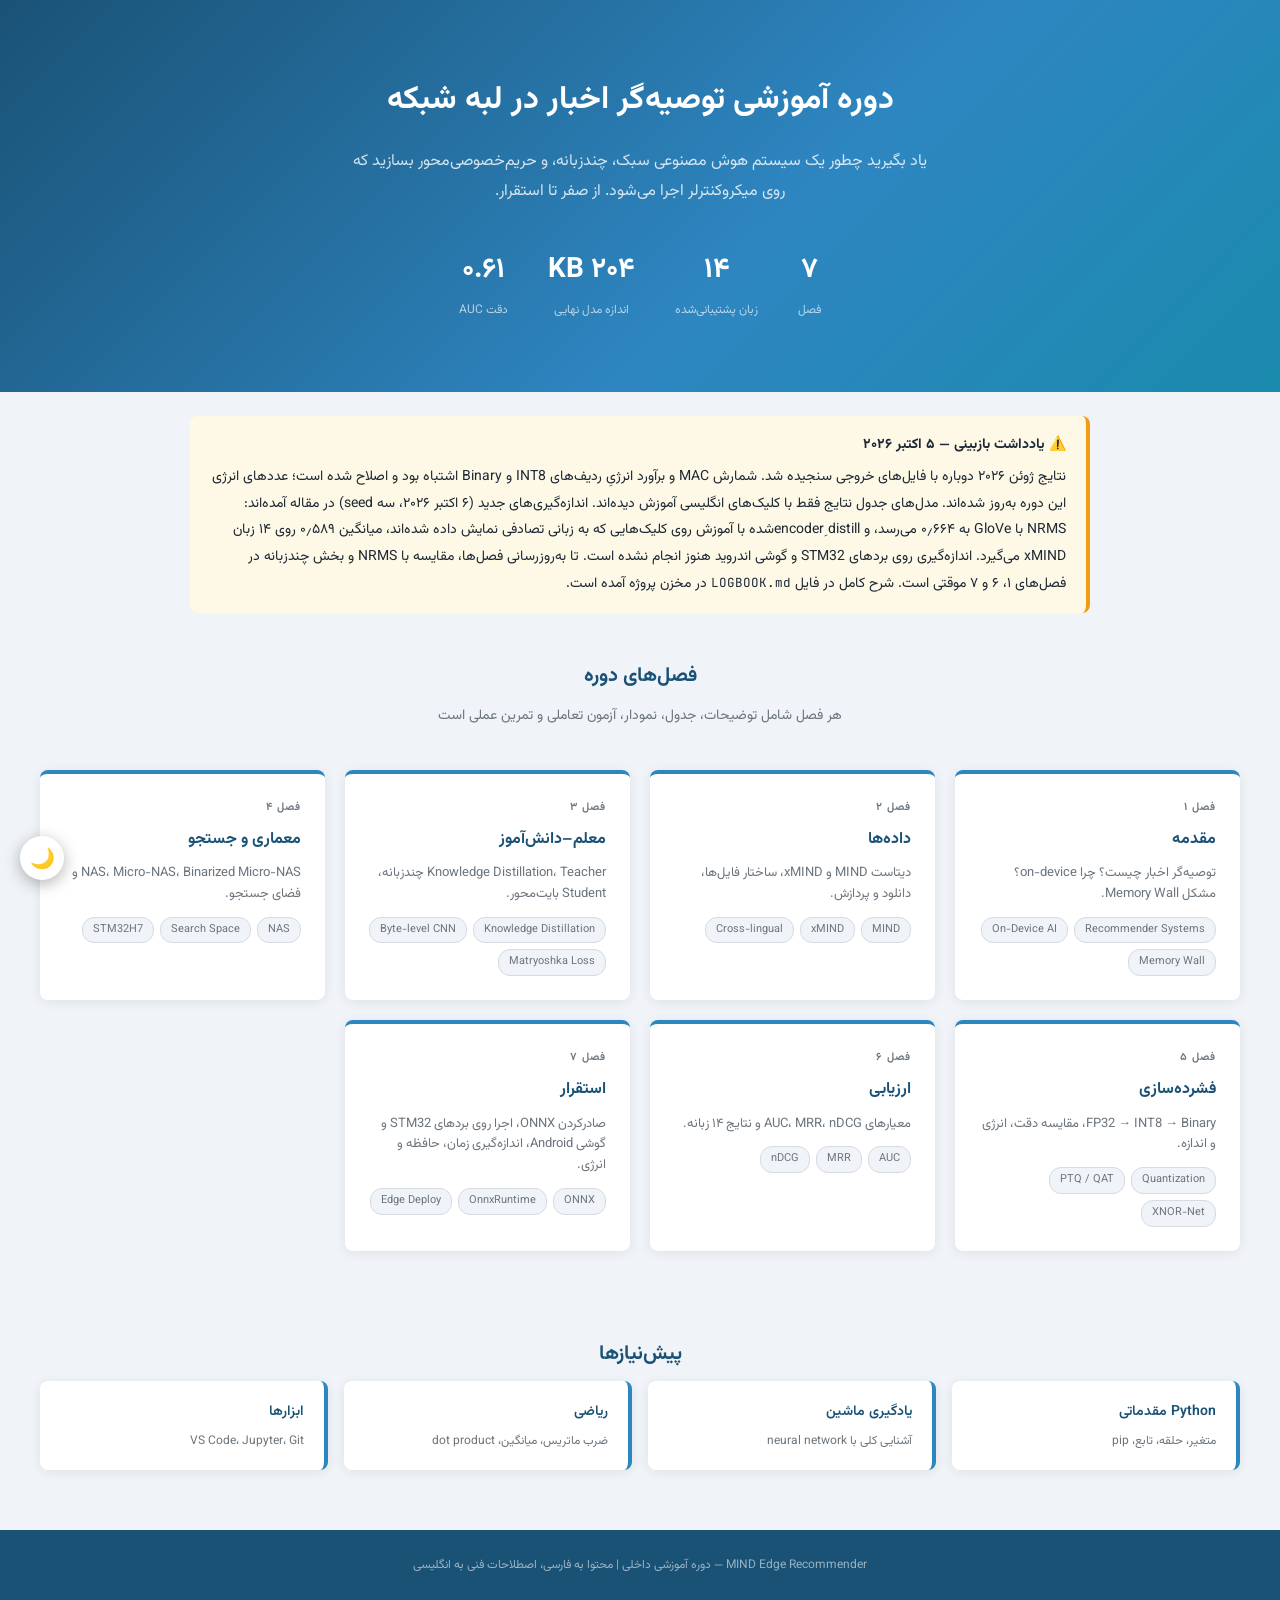
<file: course/index.html>
<!DOCTYPE html>
<html lang="fa" dir="rtl">
<head>
<meta charset="UTF-8">
<meta name="viewport" content="width=device-width, initial-scale=1">
<title>دوره آموزشی MIND Edge Recommender</title>
<link rel="stylesheet" href="assets/style.css">
<style>
  body { margin: 0; }
  .main { margin-right: 0; }
  .hero { min-height: 340px; display: flex; flex-direction: column; justify-content: center; }
  .stats { display: flex; justify-content: center; gap: 40px; margin-top: 36px; flex-wrap: wrap; }
  .stat { text-align: center; }
  .stat-num { font-size: 28px; font-weight: 700; color: #fff; }
  .stat-lbl { font-size: 12px; color: rgba(255,255,255,.65); margin-top: 2px; }
  .section-title { font-size: 20px; font-weight: 700; color: var(--primary); text-align: center; margin: 44px 0 8px; }
  .section-sub   { text-align: center; color: var(--text-muted); font-size: 14px; margin-bottom: 0; }
  .prereq-grid { display: grid; grid-template-columns: repeat(auto-fit,minmax(200px,1fr)); gap: 16px; padding: 0 40px 40px; }
  .prereq-card { background: var(--card); border-radius: var(--radius); padding: 18px 20px; box-shadow: var(--shadow); border-right: 4px solid var(--primary-light); }
  .prereq-card h4 { font-size: 14px; color: var(--primary); margin: 0 0 4px; }
  .prereq-card p  { font-size: 12px; color: var(--text-muted); margin: 0; }
  footer { background: var(--primary); color: rgba(255,255,255,.55); text-align: center; padding: 24px; font-size: 12px; margin-top: 20px; }
</style>
</head>
<body>

<!-- Hero -->
<div class="hero">
  <h1>دوره آموزشی توصیه‌گر اخبار در لبه شبکه</h1>
  <p>یاد بگیرید چطور یک سیستم هوش مصنوعی سبک، چندزبانه، و حریم‌خصوصی‌محور بسازید که روی میکروکنترلر اجرا می‌شود. از صفر تا استقرار.</p>
  <div class="stats">
    <div class="stat"><div class="stat-num">۷</div><div class="stat-lbl">فصل</div></div>
    <div class="stat"><div class="stat-num">۱۴</div><div class="stat-lbl">زبان پشتیبانی‌شده</div></div>
    <div class="stat"><div class="stat-num">۲۰۴ KB</div><div class="stat-lbl">اندازه مدل نهایی</div></div>
    <div class="stat"><div class="stat-num">۰.۶۱</div><div class="stat-lbl">دقت AUC</div></div>
  </div>
</div>

<div class="callout callout-warn" style="max-width:900px;margin:24px auto 0">
  <div class="callout-title">⚠️ یادداشت بازبینی — ۵ اکتبر ۲۰۲۶</div>
  نتایج ژوئن ۲۰۲۶ دوباره با فایل‌های خروجی سنجیده شد. شمارش MAC و برآورد انرژیِ ردیف‌های INT8 و Binary اشتباه بود و اصلاح شده است؛ عددهای انرژی این دوره به‌روز شده‌اند. مدل‌های جدول نتایج فقط با کلیک‌های انگلیسی آموزش دیده‌اند. اندازه‌گیری‌های جدید (۶ اکتبر ۲۰۲۶، سه seed) در مقاله آمده‌اند: NRMS با GloVe به ۰٫۶۶۴ می‌رسد، و encoderِ distill‌شده با آموزش روی کلیک‌هایی که به زبانی تصادفی نمایش داده شده‌اند، میانگین ۰٫۵۸۹ روی ۱۴ زبان xMIND می‌گیرد. اندازه‌گیری روی بردهای STM32 و گوشی اندروید هنوز انجام نشده است. تا به‌روزرسانی فصل‌ها، مقایسه با NRMS و بخش چندزبانه در فصل‌های ۱، ۶ و ۷ موقتی است. شرح کامل در فایل <code>LOGBOOK.md</code> در مخزن پروژه آمده است.
</div>

<!-- Chapter cards -->
<p class="section-title">فصل‌های دوره</p>
<p class="section-sub">هر فصل شامل توضیحات، جدول، نمودار، آزمون تعاملی و تمرین عملی است</p>

<div class="chapter-cards">

  <a class="chapter-card" href="01-intro/index.html">
    <div class="ch-num">فصل ۱</div>
    <h3>مقدمه</h3>
    <p>توصیه‌گر اخبار چیست؟ چرا on-device؟ مشکل Memory Wall.</p>
    <div class="topics">
      <span class="topic-tag">Recommender Systems</span>
      <span class="topic-tag">On-Device AI</span>
      <span class="topic-tag">Memory Wall</span>
    </div>
  </a>

  <a class="chapter-card" href="02-datasets/index.html">
    <div class="ch-num">فصل ۲</div>
    <h3>داده‌ها</h3>
    <p>دیتاست MIND و xMIND، ساختار فایل‌ها، دانلود و پردازش.</p>
    <div class="topics">
      <span class="topic-tag">MIND</span>
      <span class="topic-tag">xMIND</span>
      <span class="topic-tag">Cross-lingual</span>
    </div>
  </a>

  <a class="chapter-card" href="03-teacher-student/index.html">
    <div class="ch-num">فصل ۳</div>
    <h3>معلم–دانش‌آموز</h3>
    <p>Knowledge Distillation، Teacher چندزبانه، Student بایت‌محور.</p>
    <div class="topics">
      <span class="topic-tag">Knowledge Distillation</span>
      <span class="topic-tag">Byte-level CNN</span>
      <span class="topic-tag">Matryoshka Loss</span>
    </div>
  </a>

  <a class="chapter-card" href="04-architecture/index.html">
    <div class="ch-num">فصل ۴</div>
    <h3>معماری و جستجو</h3>
    <p>NAS، Micro-NAS، Binarized Micro-NAS و فضای جستجو.</p>
    <div class="topics">
      <span class="topic-tag">NAS</span>
      <span class="topic-tag">Search Space</span>
      <span class="topic-tag">STM32H7</span>
    </div>
  </a>

  <a class="chapter-card" href="05-quantization/index.html">
    <div class="ch-num">فصل ۵</div>
    <h3>فشرده‌سازی</h3>
    <p>FP32 → INT8 → Binary، مقایسه دقت، انرژی و اندازه.</p>
    <div class="topics">
      <span class="topic-tag">Quantization</span>
      <span class="topic-tag">PTQ / QAT</span>
      <span class="topic-tag">XNOR-Net</span>
    </div>
  </a>

  <a class="chapter-card" href="06-evaluation/index.html">
    <div class="ch-num">فصل ۶</div>
    <h3>ارزیابی</h3>
    <p>معیارهای AUC، MRR، nDCG و نتایج ۱۴ زبانه.</p>
    <div class="topics">
      <span class="topic-tag">AUC</span>
      <span class="topic-tag">MRR</span>
      <span class="topic-tag">nDCG</span>
    </div>
  </a>

  <a class="chapter-card" href="07-deployment/index.html">
    <div class="ch-num">فصل ۷</div>
    <h3>استقرار</h3>
    <p>صادرکردن ONNX، اجرا روی بردهای STM32 و گوشی Android، اندازه‌گیری زمان، حافظه و انرژی.</p>
    <div class="topics">
      <span class="topic-tag">ONNX</span>
      <span class="topic-tag">OnnxRuntime</span>
      <span class="topic-tag">Edge Deploy</span>
    </div>
  </a>

</div>

<!-- Prerequisites -->
<p class="section-title">پیش‌نیازها</p>
<div class="prereq-grid">
  <div class="prereq-card"><h4>Python مقدماتی</h4><p>متغیر، حلقه، تابع، pip</p></div>
  <div class="prereq-card"><h4>یادگیری ماشین</h4><p>آشنایی کلی با neural network</p></div>
  <div class="prereq-card"><h4>ریاضی</h4><p>ضرب ماتریس، میانگین، dot product</p></div>
  <div class="prereq-card"><h4>ابزارها</h4><p>VS Code، Jupyter، Git</p></div>
</div>

<footer>MIND Edge Recommender — دوره آموزشی داخلی | محتوا به فارسی، اصطلاحات فنی به انگلیسی</footer>

<script src="assets/quiz.js"></script>
</body>
</html>
</file>
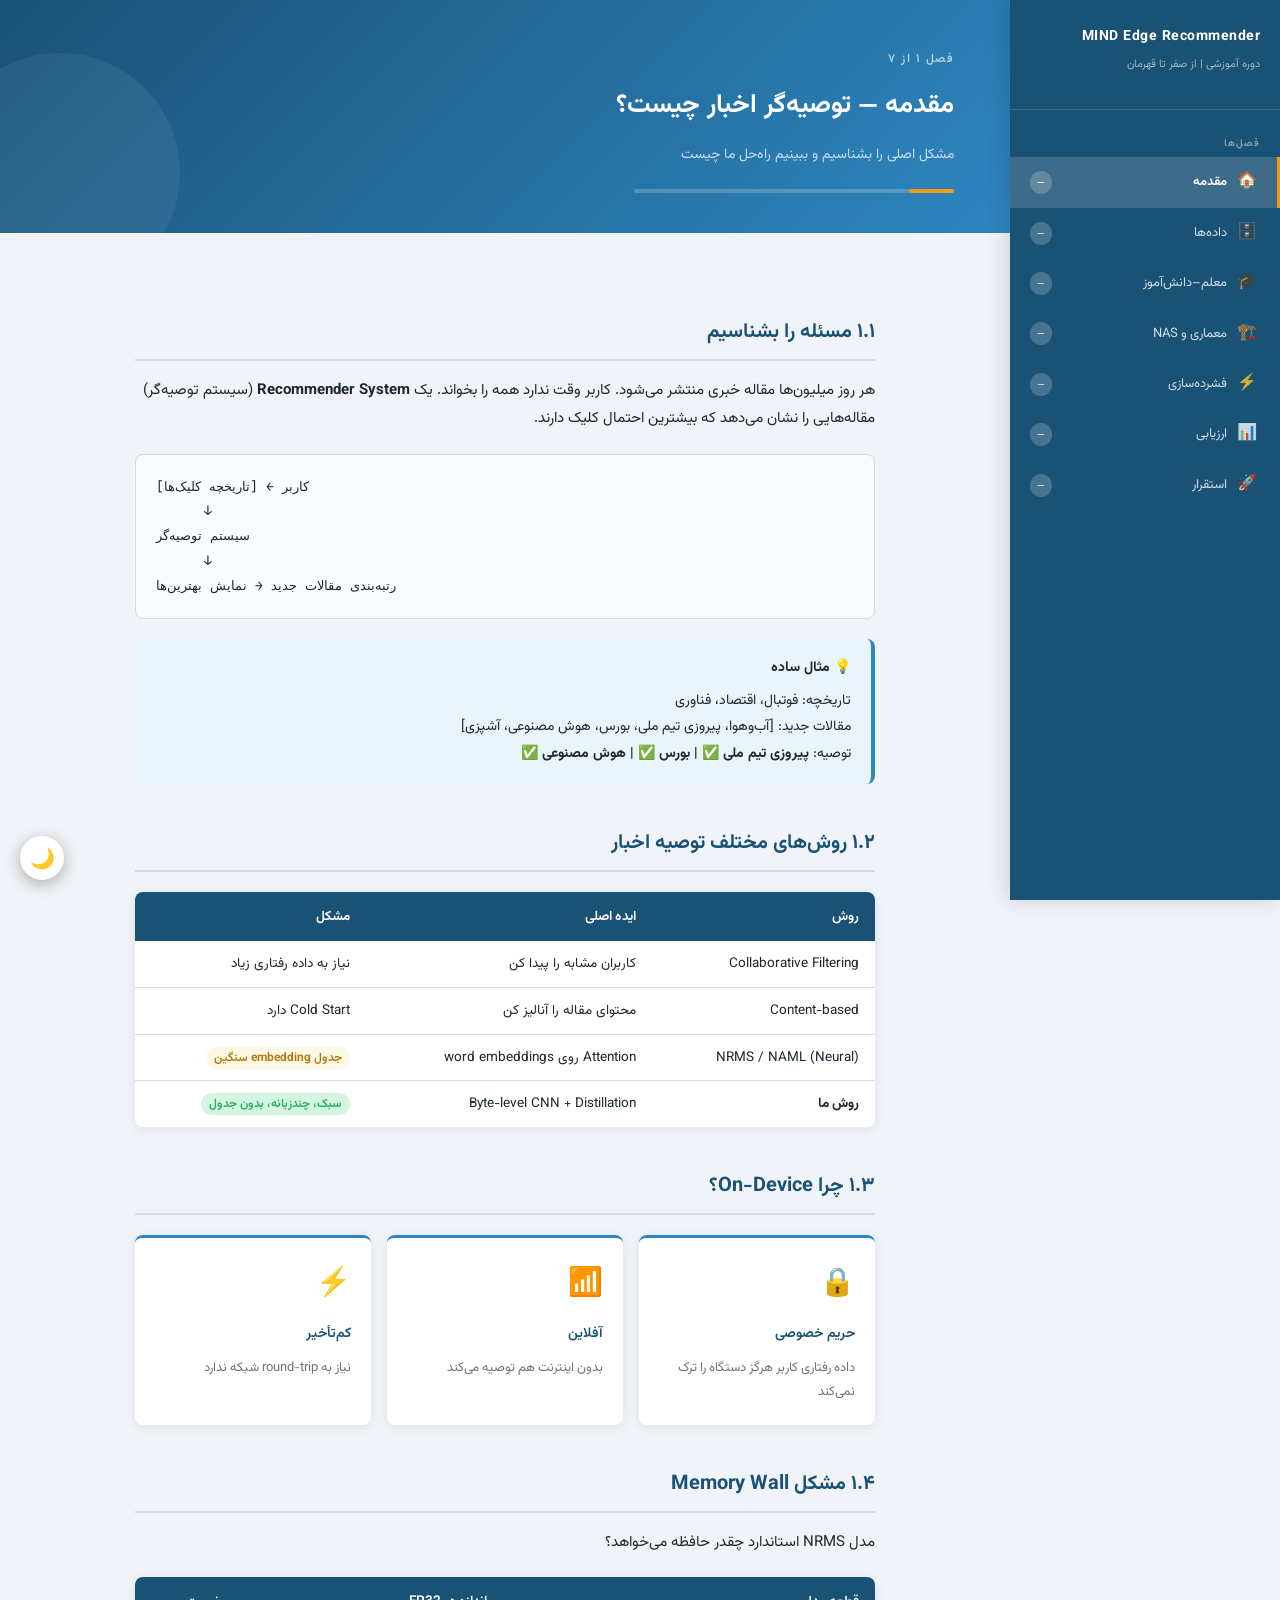
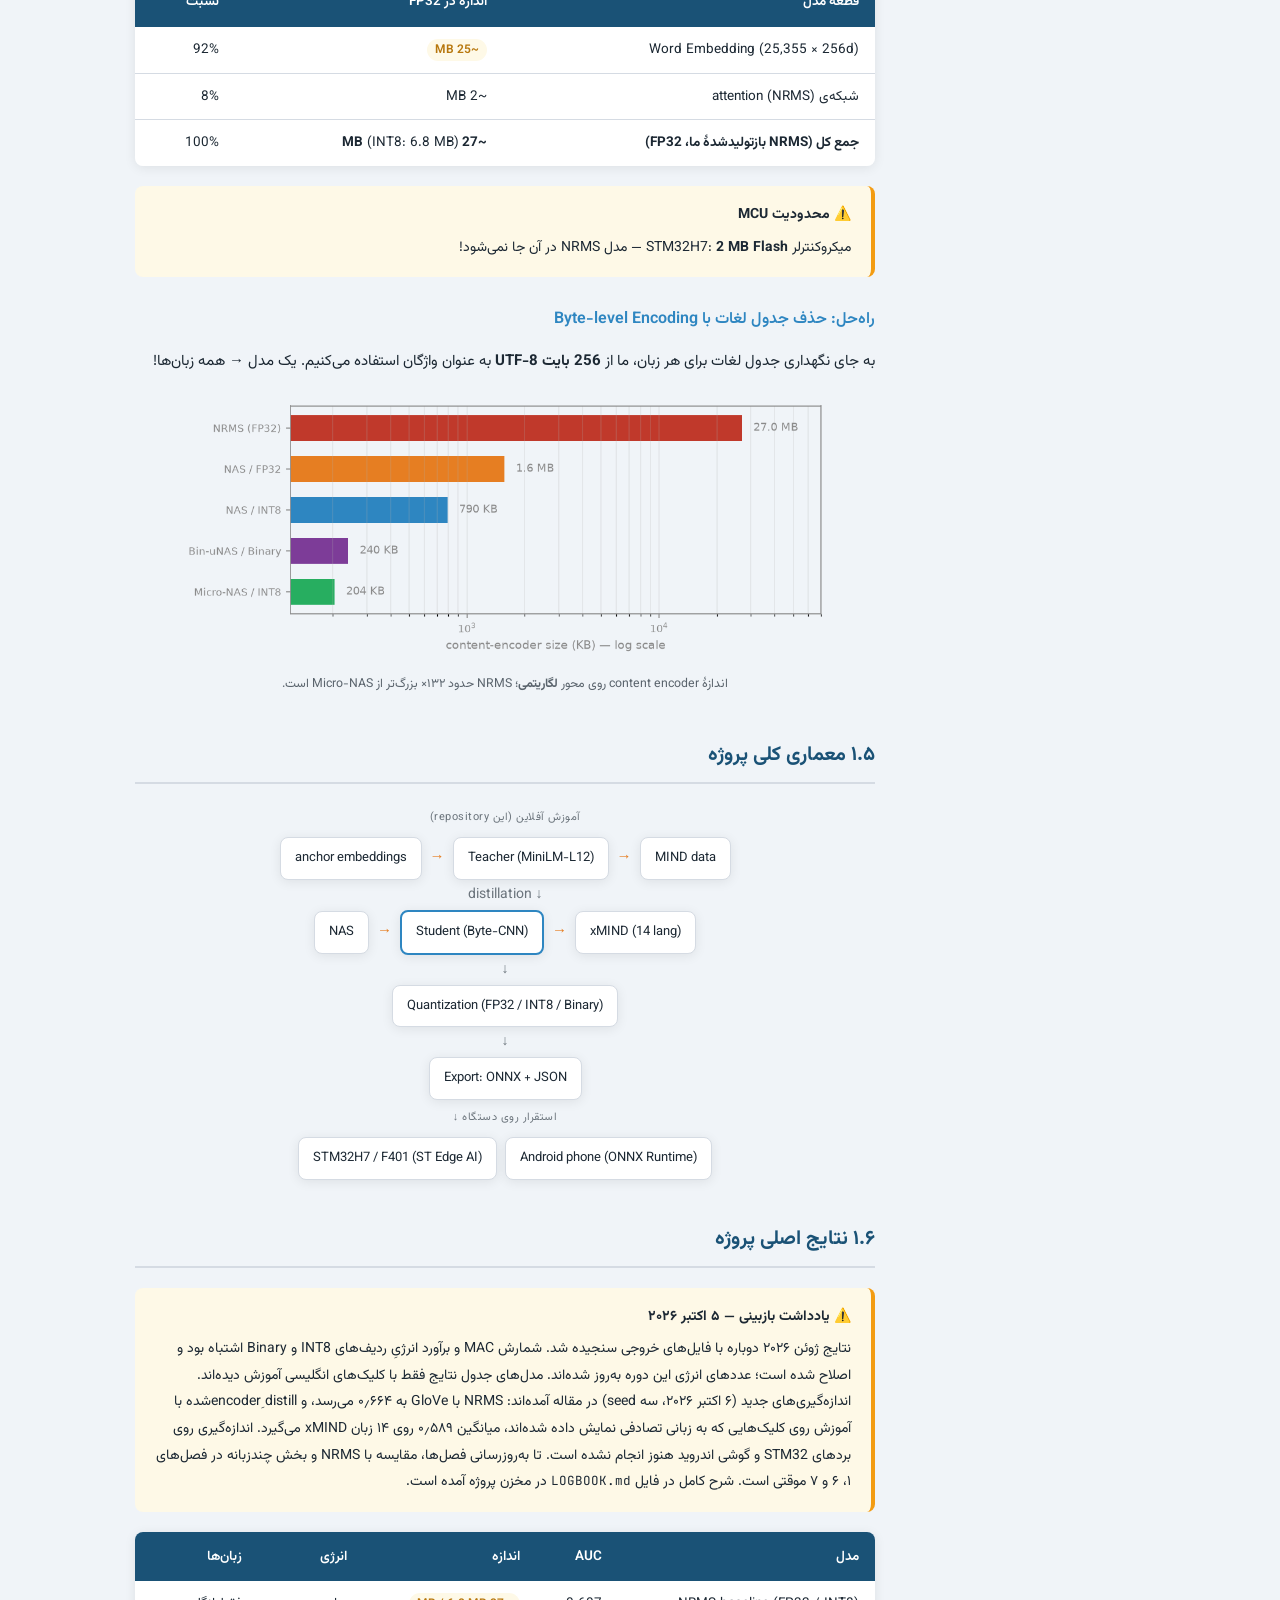
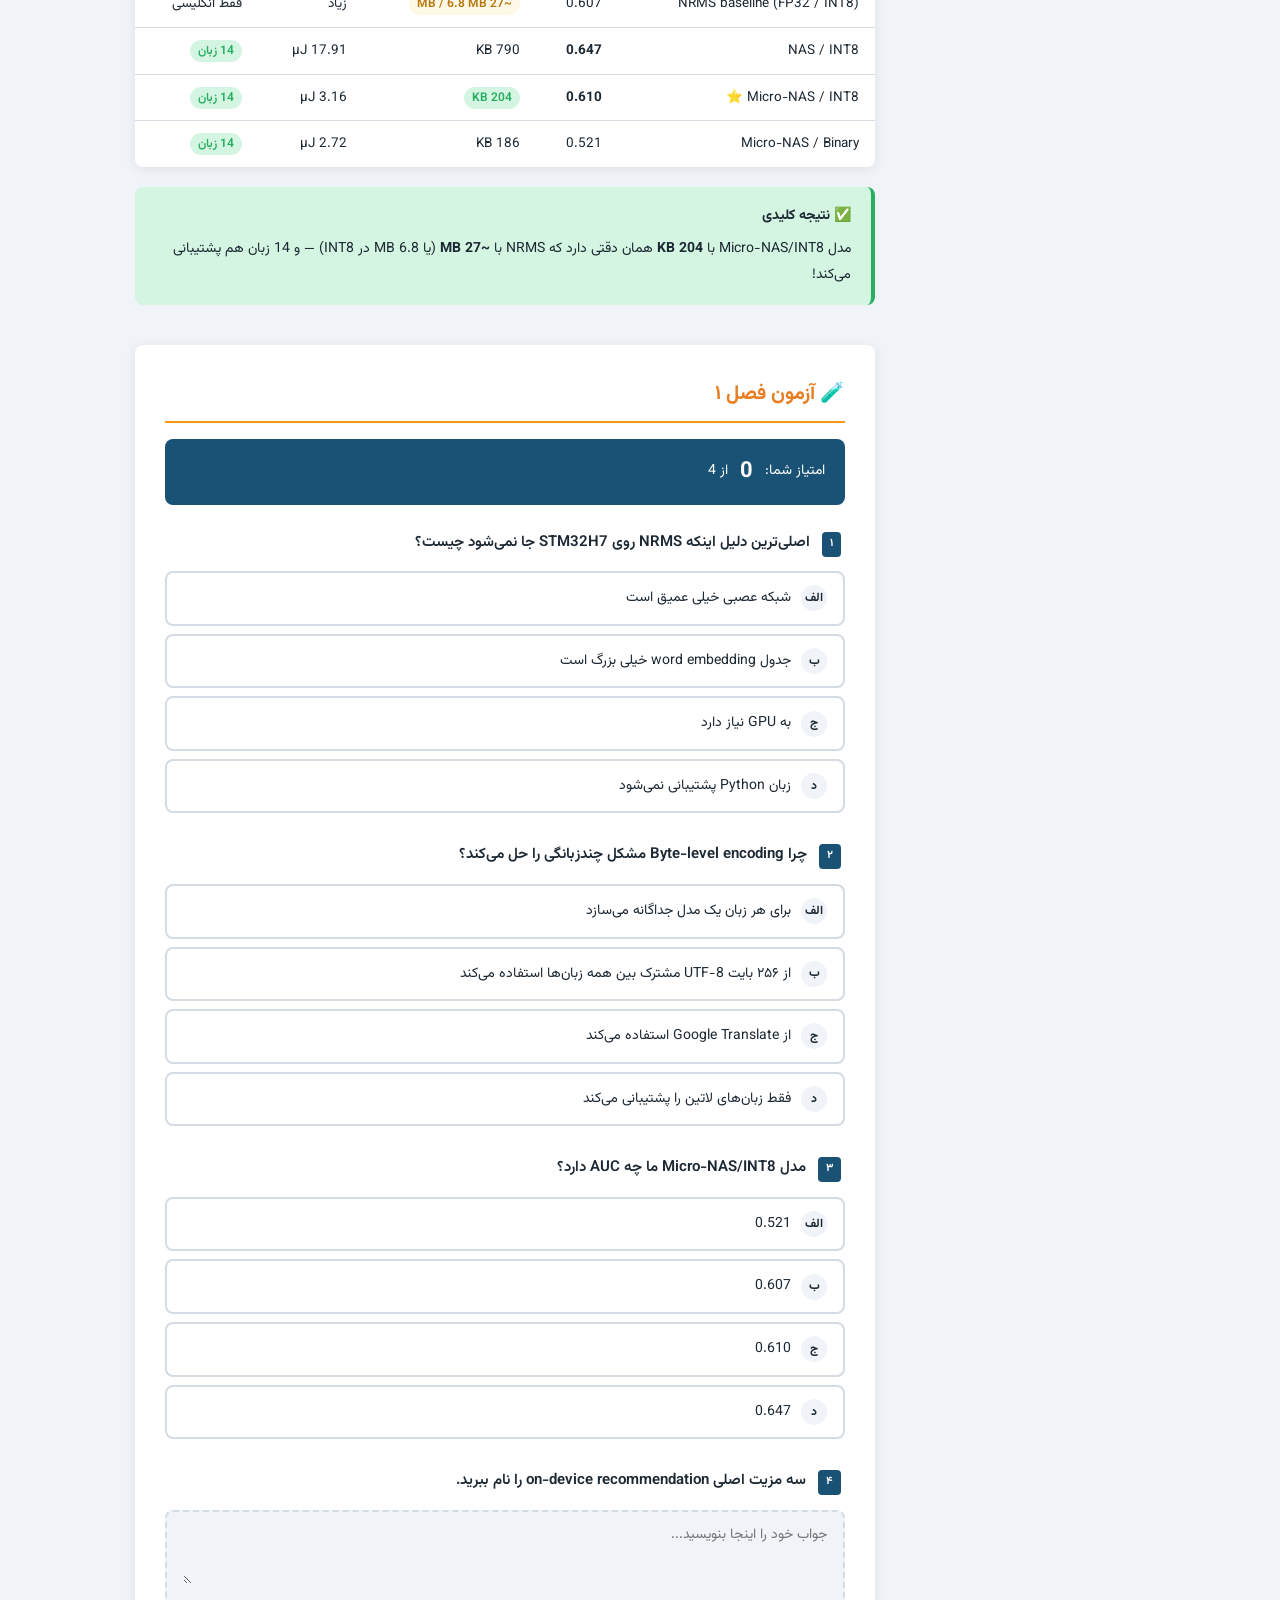
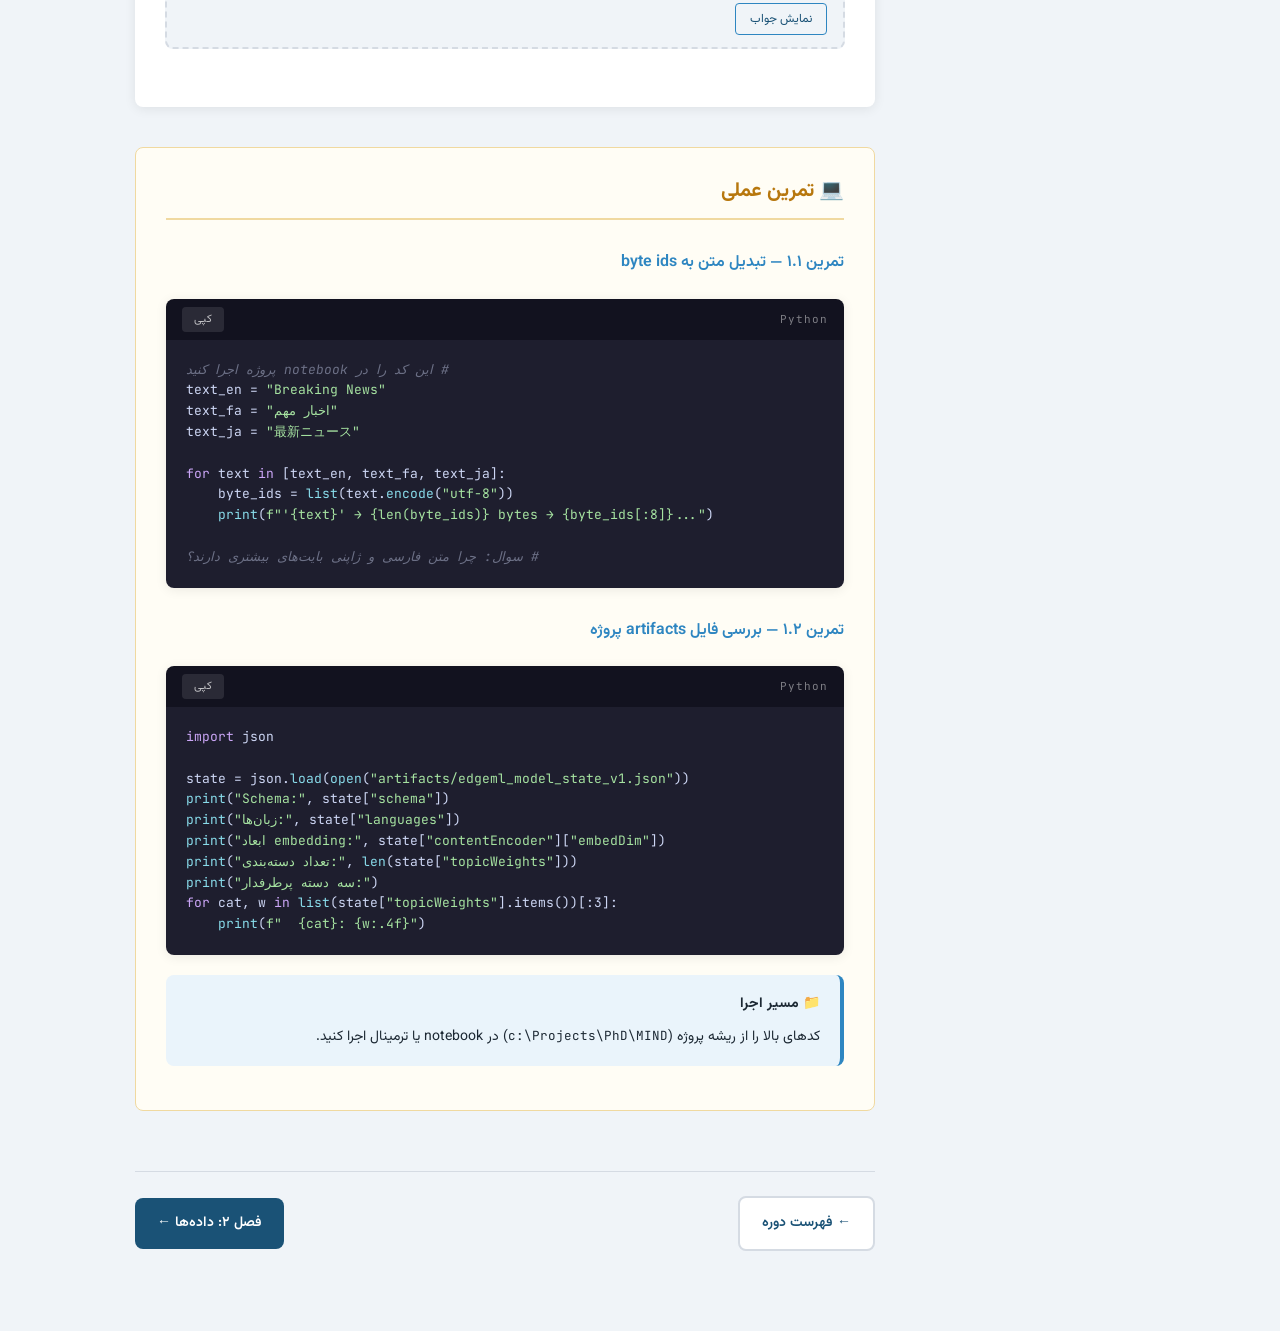
<file: course/01-intro/index.html>
<!DOCTYPE html>
<html lang="fa" dir="rtl">
<head>
<meta charset="UTF-8">
<meta name="viewport" content="width=device-width, initial-scale=1">
<title>فصل ۱ — مقدمه | MIND Edge Recommender</title>
<link rel="stylesheet" href="../assets/style.css">
</head>
<body data-chapter="ch01">
<div class="layout">

<!-- ═══ Sidebar ═══ -->
<nav class="sidebar">
  <div class="sidebar-brand">
    <h1>MIND Edge Recommender</h1>
    <p>دوره آموزشی | از صفر تا قهرمان</p>
  </div>
  <div class="sidebar-nav">
    <div class="nav-section">فصل‌ها</div>
    <a class="nav-link active" href="../01-intro/index.html" data-chapter="ch01"><span class="icon">🏠</span> مقدمه <span class="badge">—</span></a>
    <a class="nav-link" href="../02-datasets/index.html" data-chapter="ch02"><span class="icon">🗄️</span> داده‌ها <span class="badge">—</span></a>
    <a class="nav-link" href="../03-teacher-student/index.html" data-chapter="ch03"><span class="icon">🎓</span> معلم–دانش‌آموز <span class="badge">—</span></a>
    <a class="nav-link" href="../04-architecture/index.html" data-chapter="ch04"><span class="icon">🏗️</span> معماری و NAS <span class="badge">—</span></a>
    <a class="nav-link" href="../05-quantization/index.html" data-chapter="ch05"><span class="icon">⚡</span> فشرده‌سازی <span class="badge">—</span></a>
    <a class="nav-link" href="../06-evaluation/index.html" data-chapter="ch06"><span class="icon">📊</span> ارزیابی <span class="badge">—</span></a>
    <a class="nav-link" href="../07-deployment/index.html" data-chapter="ch07"><span class="icon">🚀</span> استقرار <span class="badge">—</span></a>
  </div>
</nav>

<!-- ═══ Main ═══ -->
<main class="main">

<header class="chapter-header">
  <div class="chapter-num">فصل ۱ از ۷</div>
  <h1>مقدمه — توصیه‌گر اخبار چیست؟</h1>
  <p class="subtitle">مشکل اصلی را بشناسیم و ببینیم راه‌حل ما چیست</p>
  <div class="progress-wrap"><div class="progress-fill" style="width:14%"></div></div>
</header>

<div class="content">

<!-- ─── Section 1 ─── -->
<h2>۱.۱ مسئله را بشناسیم</h2>
<p>هر روز میلیون‌ها مقاله خبری منتشر می‌شود. کاربر وقت ندارد همه را بخواند. یک <strong>Recommender System</strong> (سیستم توصیه‌گر) مقاله‌هایی را نشان می‌دهد که بیشترین احتمال کلیک دارند.</p>

<div class="diagram">کاربر ← [تاریخچه کلیک‌ها]
      ↓
  سیستم توصیه‌گر
      ↓
رتبه‌بندی مقالات جدید → نمایش بهترین‌ها</div>

<div class="callout callout-info">
  <div class="callout-title">💡 مثال ساده</div>
  تاریخچه: فوتبال، اقتصاد، فناوری<br>
  مقالات جدید: [آب‌وهوا، پیروزی تیم ملی، بورس، هوش مصنوعی، آشپزی]<br>
  توصیه: <strong>پیروزی تیم ملی ✅ | بورس ✅ | هوش مصنوعی ✅</strong>
</div>

<!-- ─── Section 2 ─── -->
<h2>۱.۲ روش‌های مختلف توصیه اخبار</h2>

<div class="table-wrap">
<table>
  <thead><tr><th>روش</th><th>ایده اصلی</th><th>مشکل</th></tr></thead>
  <tbody>
    <tr><td>Collaborative Filtering</td><td>کاربران مشابه را پیدا کن</td><td>نیاز به داده رفتاری زیاد</td></tr>
    <tr><td>Content-based</td><td>محتوای مقاله را آنالیز کن</td><td>Cold Start دارد</td></tr>
    <tr><td>NRMS / NAML (Neural)</td><td>Attention روی word embeddings</td><td><span class="badge-warn">جدول embedding سنگین</span></td></tr>
    <tr><td><strong>روش ما</strong></td><td>Byte-level CNN + Distillation</td><td><span class="badge-good">سبک، چندزبانه، بدون جدول</span></td></tr>
  </tbody>
</table>
</div>

<!-- ─── Section 3 ─── -->
<h2>۱.۳ چرا On-Device؟</h2>

<div class="card-grid">
  <div class="card">
    <div class="card-icon">🔒</div>
    <h4>حریم خصوصی</h4>
    <p>داده رفتاری کاربر هرگز دستگاه را ترک نمی‌کند</p>
  </div>
  <div class="card">
    <div class="card-icon">📶</div>
    <h4>آفلاین</h4>
    <p>بدون اینترنت هم توصیه می‌کند</p>
  </div>
  <div class="card">
    <div class="card-icon">⚡</div>
    <h4>کم‌تأخیر</h4>
    <p>نیاز به round-trip شبکه ندارد</p>
  </div>
</div>

<!-- ─── Section 4: Memory Wall ─── -->
<h2>۱.۴ مشکل Memory Wall</h2>
<p>مدل NRMS استاندارد چقدر حافظه می‌خواهد؟</p>

<div class="table-wrap">
<table>
  <thead><tr><th>قطعه مدل</th><th>اندازه در FP32</th><th>نسبت</th></tr></thead>
  <tbody>
    <tr><td>Word Embedding (25,355 × 256d)</td><td><span class="badge-warn">~25 MB</span></td><td>92%</td></tr>
    <tr><td>شبکه‌ی attention (NRMS)</td><td>~2 MB</td><td>8%</td></tr>
    <tr><td><strong>جمع کل (NRMS بازتولیدشدهٔ ما، FP32)</strong></td><td><strong>~27 MB</strong> (INT8: 6.8 MB)</td><td>100%</td></tr>
  </tbody>
</table>
</div>

<div class="callout callout-warn">
  <div class="callout-title">⚠️ محدودیت MCU</div>
  میکروکنترلر STM32H7: <strong>2 MB Flash</strong> — مدل NRMS در آن جا نمی‌شود!
</div>

<h3>راه‌حل: حذف جدول لغات با Byte-level Encoding</h3>
<p>به جای نگهداری جدول لغات برای هر زبان، ما از <strong>256 بایت UTF-8</strong> به عنوان واژگان استفاده می‌کنیم. یک مدل → همه زبان‌ها!</p>

<figure style="margin:16px 0">
  <img src="../assets/size_chart.png" alt="مقایسه اندازهٔ مدل‌ها روی مقیاس لگاریتمی" style="width:100%;max-width:660px;display:block;margin:0 auto">
  <figcaption style="font-size:0.82em;opacity:0.7;text-align:center;margin-top:6px">اندازهٔ content encoder روی محور <strong>لگاریتمی</strong>؛ NRMS حدود ۱۳۲× بزرگ‌تر از Micro-NAS است.</figcaption>
</figure>

<!-- ─── Section 5 ─── -->
<h2>۱.۵ معماری کلی پروژه</h2>

<div class="flow">
  <div class="flow-stage">آموزش آفلاین (این repository)</div>
  <div class="flow-row">
    <span class="flow-node" dir="ltr">MIND data</span><span class="flow-arr">→</span>
    <span class="flow-node" dir="ltr">Teacher (MiniLM-L12)</span><span class="flow-arr">→</span>
    <span class="flow-node" dir="ltr">anchor embeddings</span>
  </div>
  <div class="flow-down">↓ distillation</div>
  <div class="flow-row">
    <span class="flow-node" dir="ltr">xMIND (14 lang)</span><span class="flow-arr">→</span>
    <span class="flow-node accent" dir="ltr">Student (Byte-CNN)</span><span class="flow-arr">→</span>
    <span class="flow-node" dir="ltr">NAS</span>
  </div>
  <div class="flow-down">↓</div>
  <div class="flow-node" dir="ltr">Quantization (FP32 / INT8 / Binary)</div>
  <div class="flow-down">↓</div>
  <div class="flow-node" dir="ltr">Export: ONNX + JSON</div>
  <div class="flow-stage">استقرار روی دستگاه ↓</div>
  <div class="flow-row">
    <span class="flow-node" dir="ltr">Android phone (ONNX Runtime)</span>
    <span class="flow-node" dir="ltr">STM32H7 / F401 (ST Edge AI)</span>
  </div>
</div>

<!-- ─── Section 6: Results ─── -->
<h2>۱.۶ نتایج اصلی پروژه</h2>

<div class="callout callout-warn">
  <div class="callout-title">⚠️ یادداشت بازبینی — ۵ اکتبر ۲۰۲۶</div>
  نتایج ژوئن ۲۰۲۶ دوباره با فایل‌های خروجی سنجیده شد. شمارش MAC و برآورد انرژیِ ردیف‌های INT8 و Binary اشتباه بود و اصلاح شده است؛ عددهای انرژی این دوره به‌روز شده‌اند. مدل‌های جدول نتایج فقط با کلیک‌های انگلیسی آموزش دیده‌اند. اندازه‌گیری‌های جدید (۶ اکتبر ۲۰۲۶، سه seed) در مقاله آمده‌اند: NRMS با GloVe به ۰٫۶۶۴ می‌رسد، و encoderِ distill‌شده با آموزش روی کلیک‌هایی که به زبانی تصادفی نمایش داده شده‌اند، میانگین ۰٫۵۸۹ روی ۱۴ زبان xMIND می‌گیرد. اندازه‌گیری روی بردهای STM32 و گوشی اندروید هنوز انجام نشده است. تا به‌روزرسانی فصل‌ها، مقایسه با NRMS و بخش چندزبانه در فصل‌های ۱، ۶ و ۷ موقتی است. شرح کامل در فایل <code>LOGBOOK.md</code> در مخزن پروژه آمده است.
</div>

<div class="table-wrap">
<table>
  <thead><tr><th>مدل</th><th>AUC</th><th>اندازه</th><th>انرژی</th><th>زبان‌ها</th></tr></thead>
  <tbody>
    <tr><td>NRMS baseline (FP32 / INT8)</td><td>0.607</td><td><span class="badge-warn">~27 MB / 6.8 MB</span></td><td>زیاد</td><td>فقط انگلیسی</td></tr>
    <tr><td>NAS / INT8</td><td><strong>0.647</strong></td><td>790 KB</td><td>17.91 µJ</td><td><span class="badge-good">14 زبان</span></td></tr>
    <tr><td>Micro-NAS / INT8 ⭐</td><td><strong>0.610</strong></td><td><span class="badge-good">204 KB</span></td><td>3.16 µJ</td><td><span class="badge-good">14 زبان</span></td></tr>
    <tr><td>Micro-NAS / Binary</td><td>0.521</td><td>186 KB</td><td>2.72 µJ</td><td><span class="badge-good">14 زبان</span></td></tr>
  </tbody>
</table>
</div>

<div class="callout callout-success">
  <div class="callout-title">✅ نتیجه کلیدی</div>
  مدل Micro-NAS/INT8 با <strong>204 KB</strong> همان دقتی دارد که NRMS با <strong>~27 MB</strong> (یا 6.8 MB در INT8) — و 14 زبان هم پشتیبانی می‌کند!
</div>

<!-- ═══ QUIZ ═══ -->
<section class="quiz-section">
  <h2>🧪 آزمون فصل ۱</h2>
  <div class="quiz-score">امتیاز شما: <span class="score-num">0</span> از 4</div>

  <!-- Q1 -->
  <div class="question-block" data-correct="1">
    <p class="question-text"><span class="q-num">۱</span> اصلی‌ترین دلیل اینکه NRMS روی STM32H7 جا نمی‌شود چیست؟</p>
    <div class="options">
      <div class="option"><div class="opt-letter">الف</div> شبکه عصبی خیلی عمیق است</div>
      <div class="option"><div class="opt-letter">ب</div> جدول word embedding خیلی بزرگ است</div>
      <div class="option"><div class="opt-letter">ج</div> به GPU نیاز دارد</div>
      <div class="option"><div class="opt-letter">د</div> زبان Python پشتیبانی نمی‌شود</div>
    </div>
    <div class="explanation">جدول embedding با ~۲۵ هزار واژه × ۲۵۶ بُعد تقریباً ۲۵ مگابایت است (۹۲٪ کل مدل) — بسیار بیشتر از ۲ مگابایت flash موجود در STM32H7.</div>
  </div>

  <!-- Q2 -->
  <div class="question-block" data-correct="1">
    <p class="question-text"><span class="q-num">۲</span> چرا Byte-level encoding مشکل چندزبانگی را حل می‌کند؟</p>
    <div class="options">
      <div class="option"><div class="opt-letter">الف</div> برای هر زبان یک مدل جداگانه می‌سازد</div>
      <div class="option"><div class="opt-letter">ب</div> از ۲۵۶ بایت UTF-8 مشترک بین همه زبان‌ها استفاده می‌کند</div>
      <div class="option"><div class="opt-letter">ج</div> از Google Translate استفاده می‌کند</div>
      <div class="option"><div class="opt-letter">د</div> فقط زبان‌های لاتین را پشتیبانی می‌کند</div>
    </div>
    <div class="explanation">UTF-8 همه متن‌های جهان را با ترکیبی از ۲۵۶ بایت نشان می‌دهد. پس یک مدل با واژگان ۲۵۶ کاراکتری می‌تواند هر زبانی را پردازش کند.</div>
  </div>

  <!-- Q3 -->
  <div class="question-block" data-correct="2">
    <p class="question-text"><span class="q-num">۳</span> مدل Micro-NAS/INT8 ما چه AUC دارد؟</p>
    <div class="options">
      <div class="option"><div class="opt-letter">الف</div> 0.521</div>
      <div class="option"><div class="opt-letter">ب</div> 0.607</div>
      <div class="option"><div class="opt-letter">ج</div> 0.610</div>
      <div class="option"><div class="opt-letter">د</div> 0.647</div>
    </div>
    <div class="explanation">AUC 0.610 برای Micro-NAS/INT8 — کمی بیشتر از NRMS baseline با 0.607 — با اندازه فقط 204 KB.</div>
  </div>

  <!-- Q4 open -->
  <div class="question-block" data-correct="-1">
    <p class="question-text"><span class="q-num">۴</span> سه مزیت اصلی on-device recommendation را نام ببرید.</p>
    <div class="open-answer">
      <textarea placeholder="جواب خود را اینجا بنویسید..."></textarea>
      <div class="explanation" style="display:none">۱) حریم خصوصی: داده رفتاری دستگاه را ترک نمی‌کند &nbsp; ۲) کارکرد آفلاین: بدون اینترنت &nbsp; ۳) کم‌تأخیری: نیاز به round-trip شبکه ندارد</div>
      <button class="reveal-btn">نمایش جواب</button>
    </div>
  </div>

  <div class="quiz-result">
    <div class="result-score"></div>
    <div class="result-msg"></div>
  </div>
</section>

<!-- ═══ Practice ═══ -->
<section class="practice-section">
  <h2>💻 تمرین عملی</h2>

  <h3>تمرین ۱.۱ — تبدیل متن به byte ids</h3>
  <div class="code-wrap">
    <div class="code-header"><span class="code-lang">Python</span><button class="copy-btn">کپی</button></div>
    <pre><span class="cmt"># این کد را در notebook پروژه اجرا کنید</span>
text_en = <span class="str">"Breaking News"</span>
text_fa = <span class="str">"اخبار مهم"</span>
text_ja = <span class="str">"最新ニュース"</span>

<span class="kw">for</span> text <span class="kw">in</span> [text_en, text_fa, text_ja]:
    byte_ids = <span class="fn">list</span>(text.<span class="fn">encode</span>(<span class="str">"utf-8"</span>))
    <span class="fn">print</span>(<span class="str">f"'{text}' → {len(byte_ids)} bytes → {byte_ids[:8]}..."</span>)

<span class="cmt"># سوال: چرا متن فارسی و ژاپنی بایت‌های بیشتری دارند؟</span></pre>
  </div>

  <h3>تمرین ۱.۲ — بررسی فایل artifacts پروژه</h3>
  <div class="code-wrap">
    <div class="code-header"><span class="code-lang">Python</span><button class="copy-btn">کپی</button></div>
    <pre><span class="kw">import</span> json

state = json.<span class="fn">load</span>(<span class="fn">open</span>(<span class="str">"artifacts/edgeml_model_state_v1.json"</span>))
<span class="fn">print</span>(<span class="str">"Schema:"</span>, state[<span class="str">"schema"</span>])
<span class="fn">print</span>(<span class="str">"زبان‌ها:"</span>, state[<span class="str">"languages"</span>])
<span class="fn">print</span>(<span class="str">"ابعاد embedding:"</span>, state[<span class="str">"contentEncoder"</span>][<span class="str">"embedDim"</span>])
<span class="fn">print</span>(<span class="str">"تعداد دسته‌بندی:"</span>, <span class="fn">len</span>(state[<span class="str">"topicWeights"</span>]))
<span class="fn">print</span>(<span class="str">"سه دسته پرطرفدار:"</span>)
<span class="kw">for</span> cat, w <span class="kw">in</span> <span class="fn">list</span>(state[<span class="str">"topicWeights"</span>].items())[:3]:
    <span class="fn">print</span>(<span class="str">f"  {cat}: {w:.4f}"</span>)</pre>
  </div>

  <div class="callout callout-info">
    <div class="callout-title">📁 مسیر اجرا</div>
    کدهای بالا را از ریشه پروژه (<code>c:\Projects\PhD\MIND</code>) در notebook یا ترمینال اجرا کنید.
  </div>
</section>

<!-- Chapter nav -->
<nav class="chapter-nav">
  <a class="nav-btn secondary" href="../index.html">← فهرست دوره</a>
  <a class="nav-btn" href="../02-datasets/index.html">فصل ۲: داده‌ها ←</a>
</nav>

</div><!-- /content -->
</main>
</div><!-- /layout -->

<script src="../assets/quiz.js"></script>
</body>
</html>
</file>
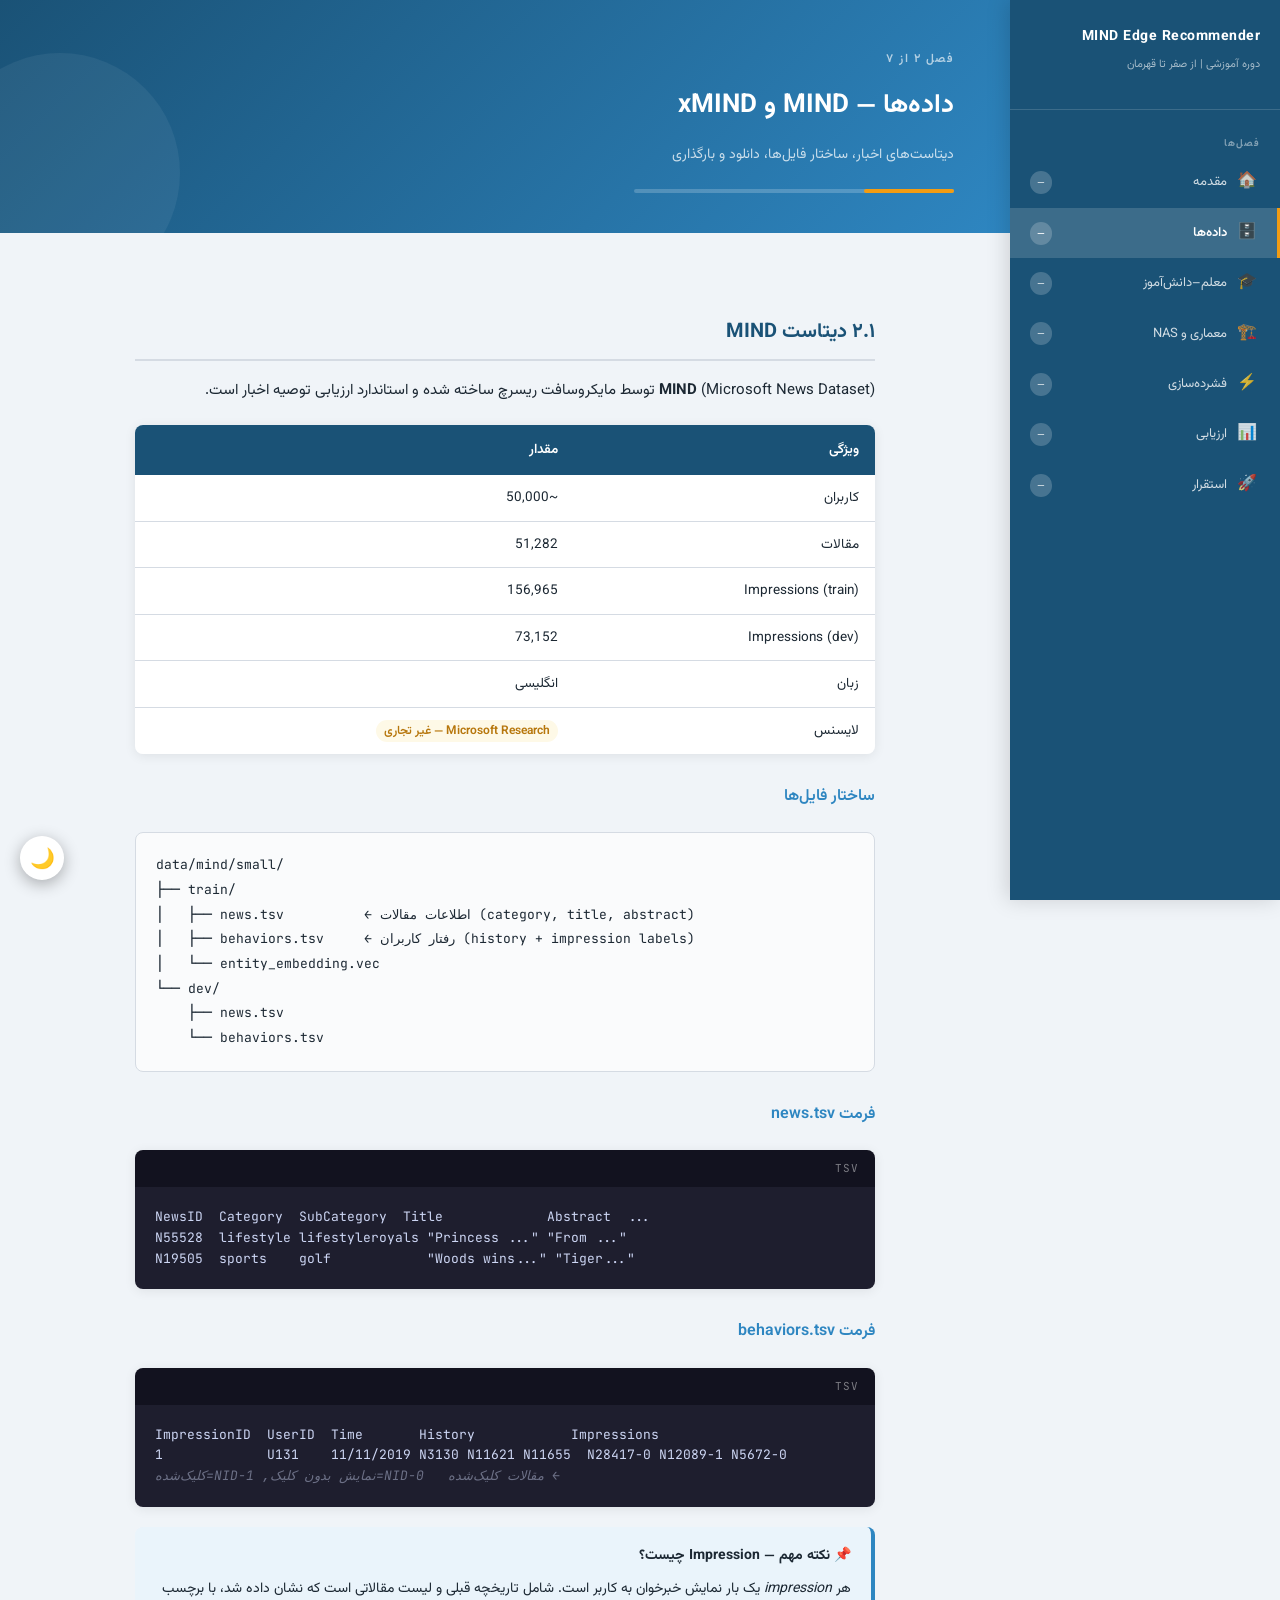
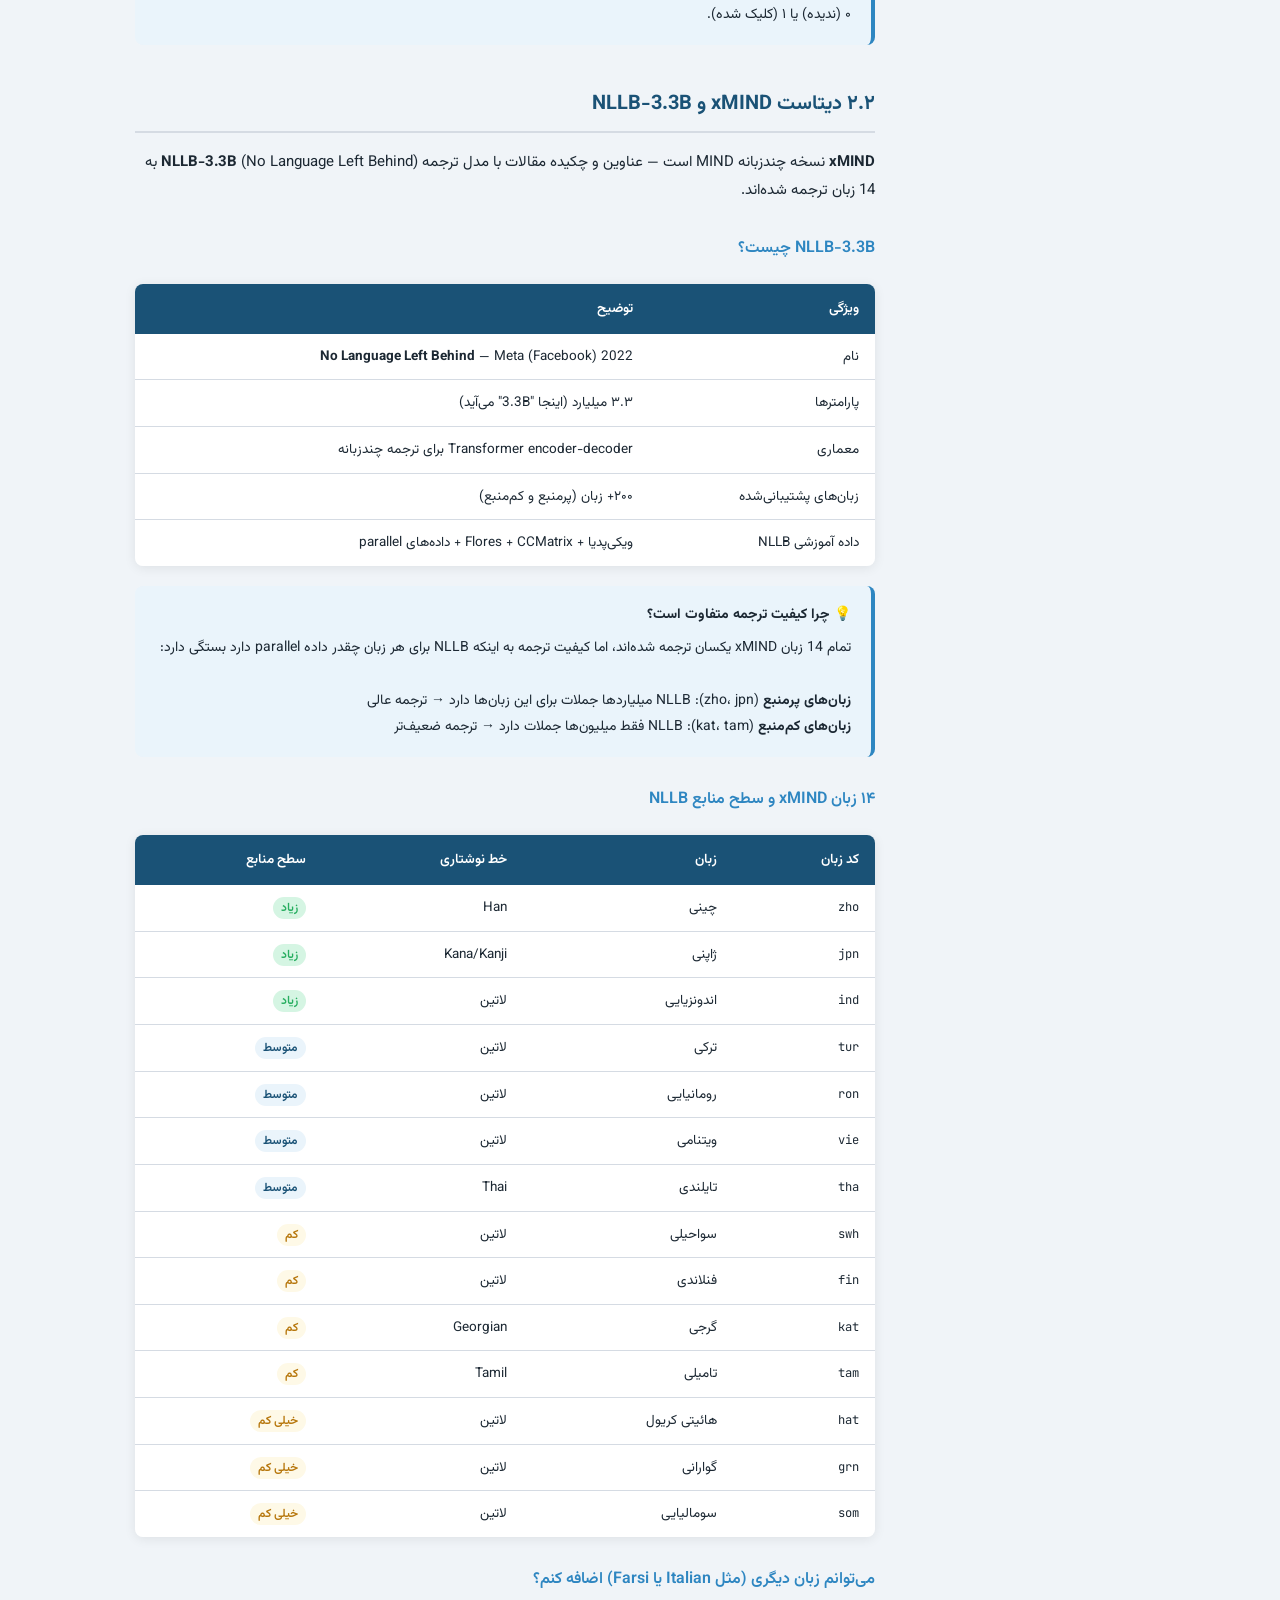
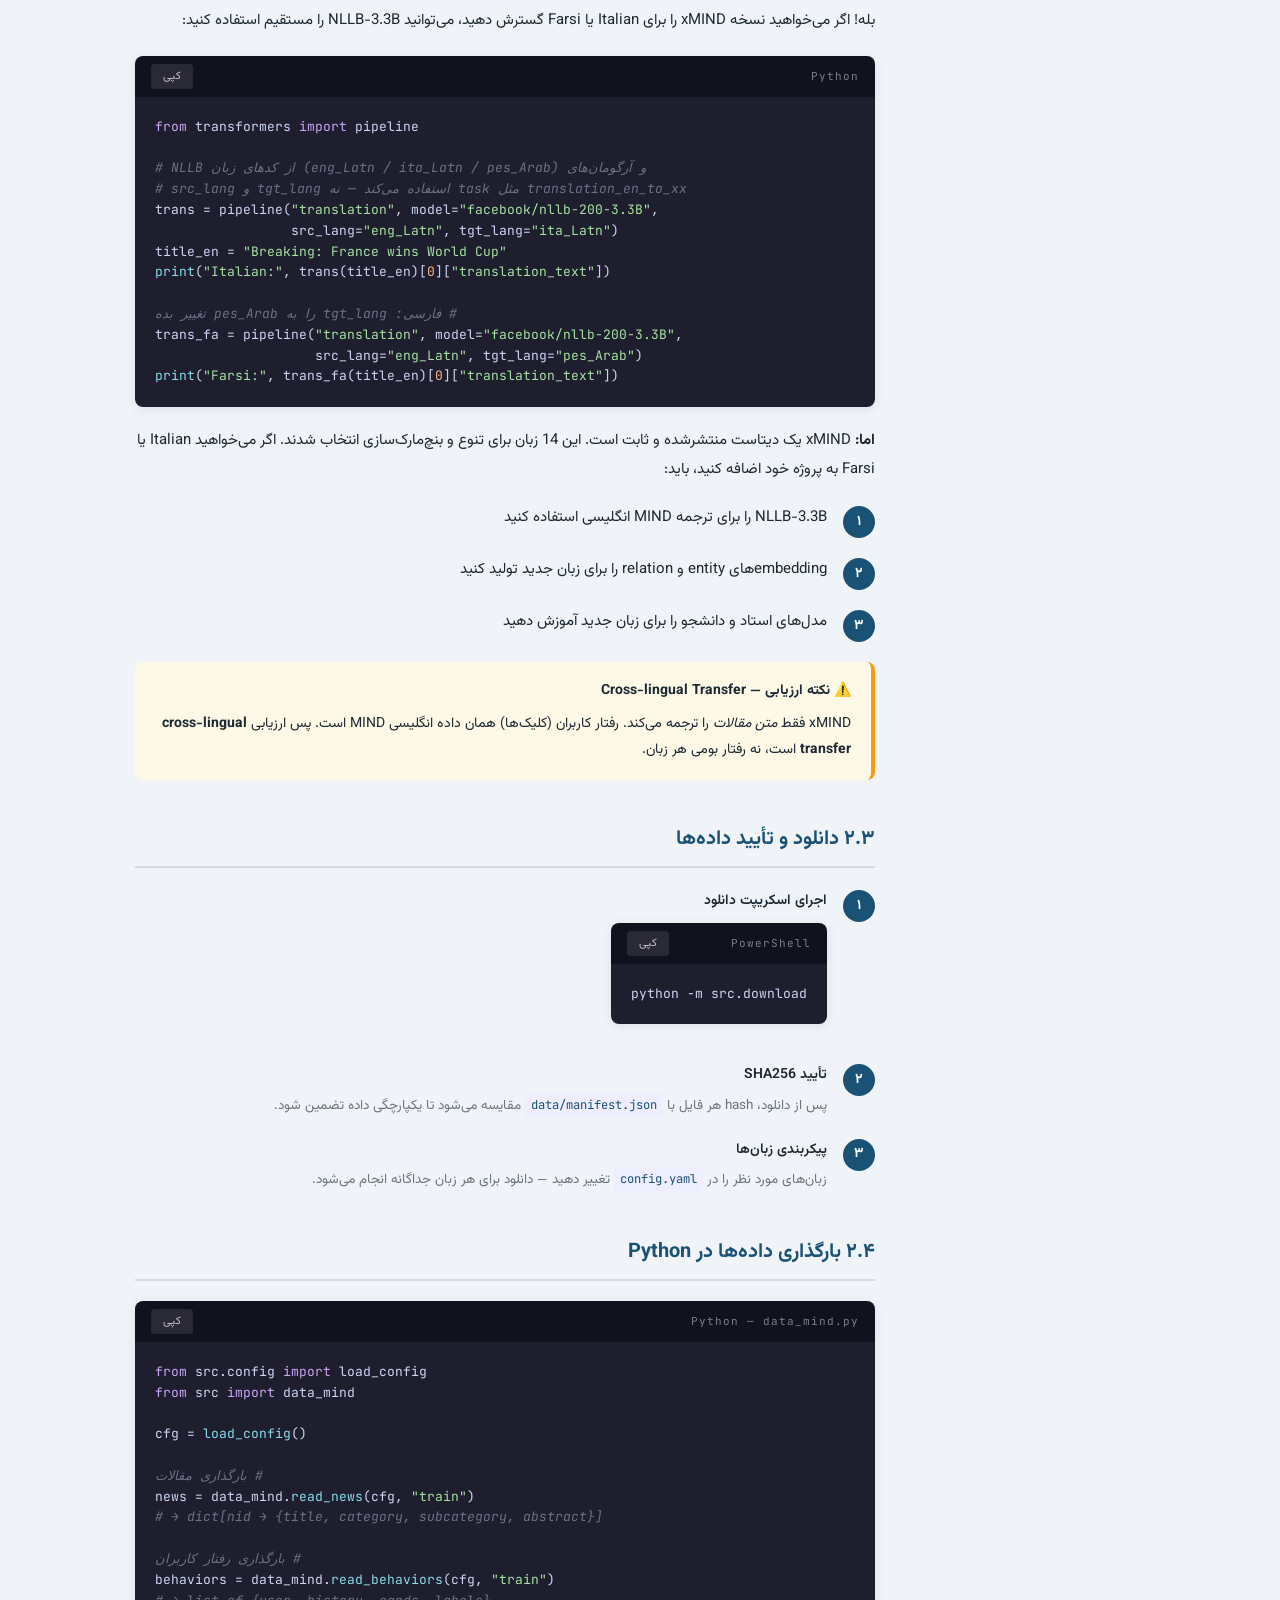
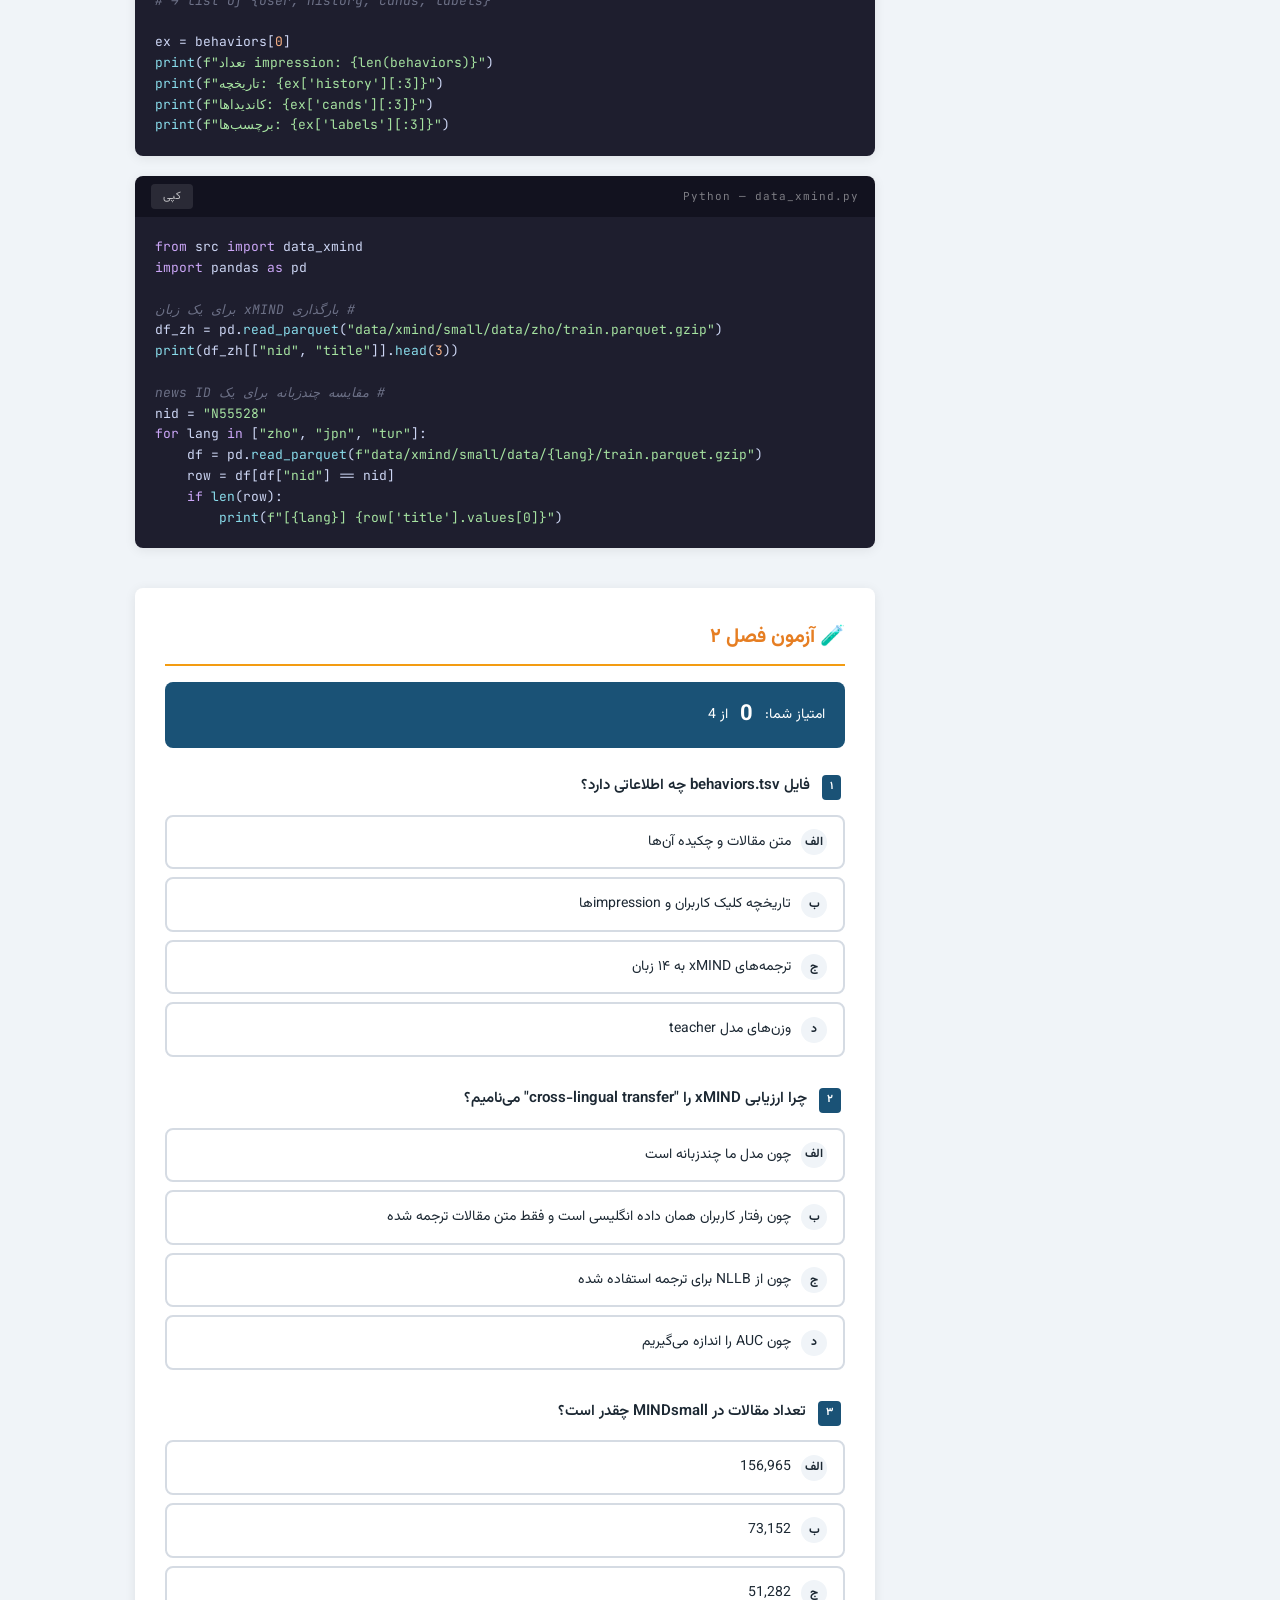
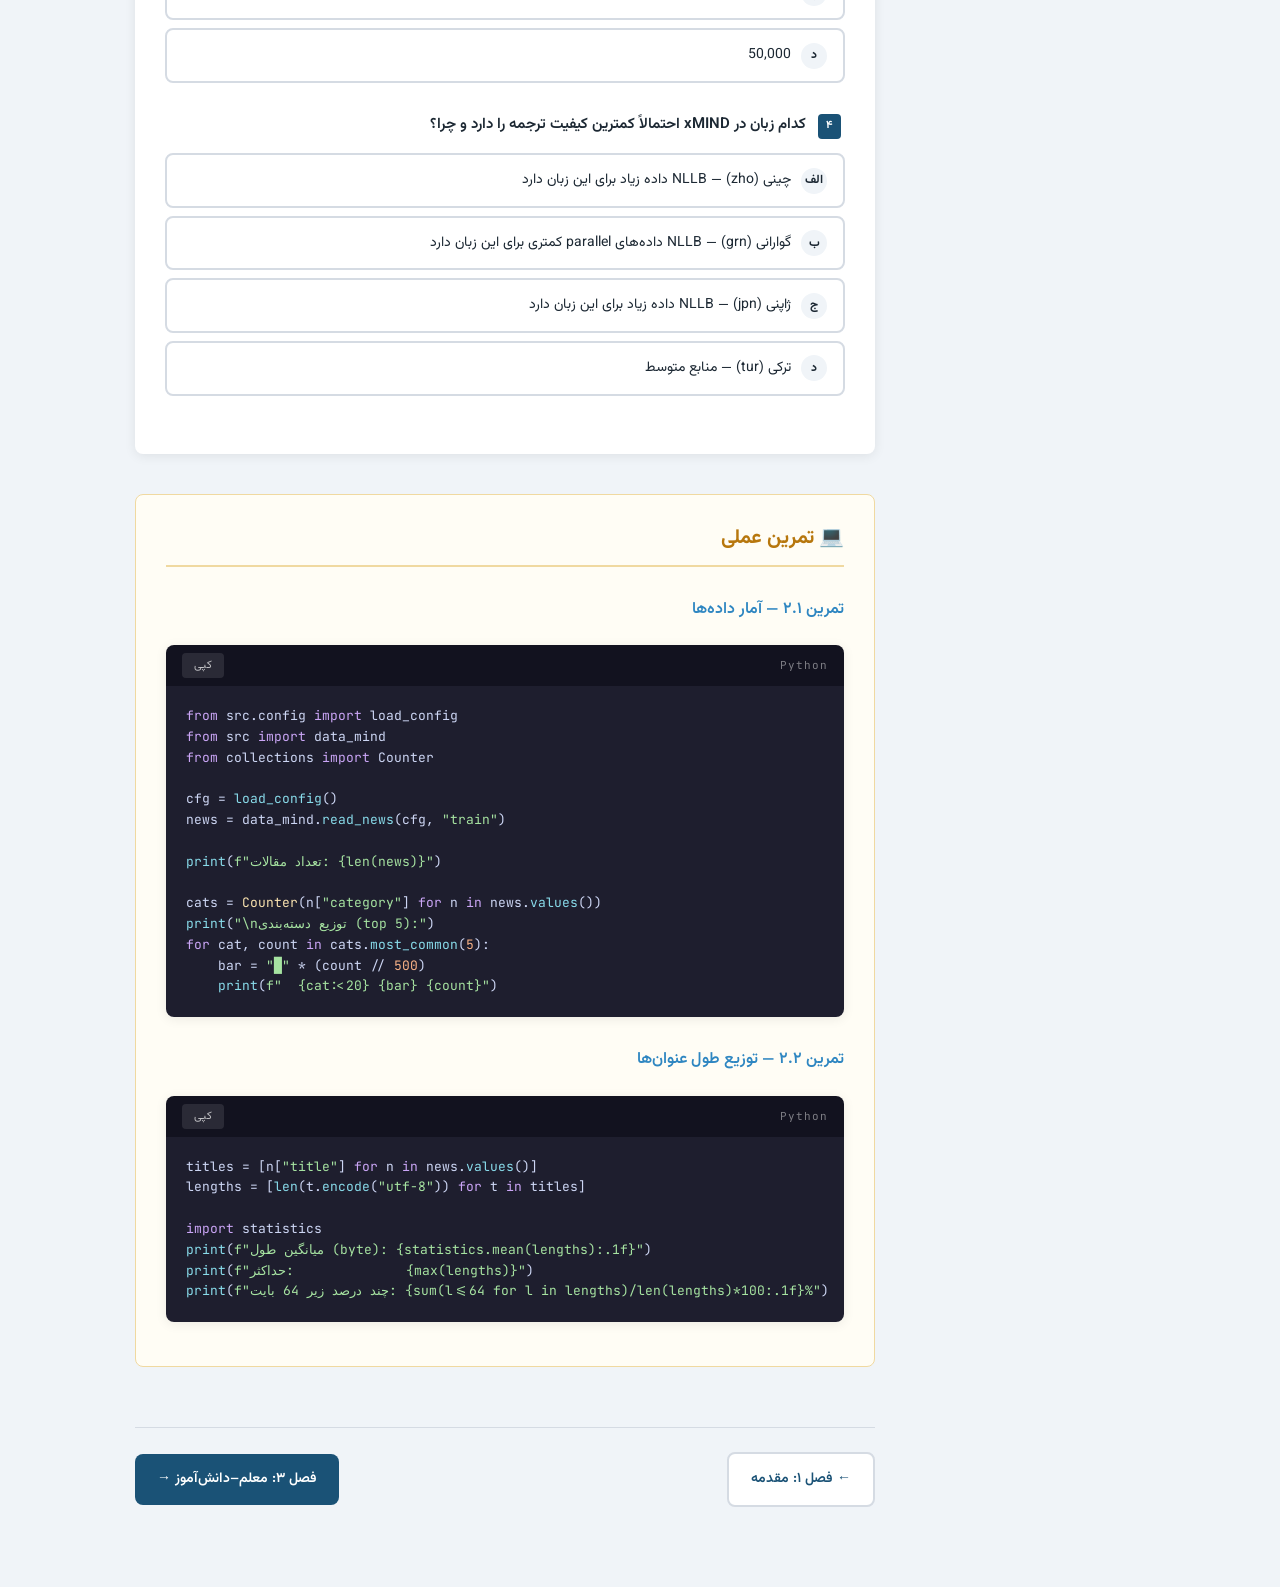
<file: course/02-datasets/index.html>
<!DOCTYPE html>
<html lang="fa" dir="rtl">
<head>
<meta charset="UTF-8">
<meta name="viewport" content="width=device-width, initial-scale=1">
<title>فصل ۲ — داده‌ها | MIND Edge Recommender</title>
<link rel="stylesheet" href="../assets/style.css">
</head>
<body data-chapter="ch02">
<div class="layout">

<nav class="sidebar">
  <div class="sidebar-brand"><h1>MIND Edge Recommender</h1><p>دوره آموزشی | از صفر تا قهرمان</p></div>
  <div class="sidebar-nav">
    <div class="nav-section">فصل‌ها</div>
    <a class="nav-link" href="../01-intro/index.html" data-chapter="ch01"><span class="icon">🏠</span> مقدمه <span class="badge">—</span></a>
    <a class="nav-link active" href="../02-datasets/index.html" data-chapter="ch02"><span class="icon">🗄️</span> داده‌ها <span class="badge">—</span></a>
    <a class="nav-link" href="../03-teacher-student/index.html" data-chapter="ch03"><span class="icon">🎓</span> معلم–دانش‌آموز <span class="badge">—</span></a>
    <a class="nav-link" href="../04-architecture/index.html" data-chapter="ch04"><span class="icon">🏗️</span> معماری و NAS <span class="badge">—</span></a>
    <a class="nav-link" href="../05-quantization/index.html" data-chapter="ch05"><span class="icon">⚡</span> فشرده‌سازی <span class="badge">—</span></a>
    <a class="nav-link" href="../06-evaluation/index.html" data-chapter="ch06"><span class="icon">📊</span> ارزیابی <span class="badge">—</span></a>
    <a class="nav-link" href="../07-deployment/index.html" data-chapter="ch07"><span class="icon">🚀</span> استقرار <span class="badge">—</span></a>
  </div>
</nav>

<main class="main">
<header class="chapter-header">
  <div class="chapter-num">فصل ۲ از ۷</div>
  <h1>داده‌ها — MIND و xMIND</h1>
  <p class="subtitle">دیتاست‌های اخبار، ساختار فایل‌ها، دانلود و بارگذاری</p>
  <div class="progress-wrap"><div class="progress-fill" style="width:28%"></div></div>
</header>

<div class="content">

<h2>۲.۱ دیتاست MIND</h2>
<p><strong>MIND</strong> (Microsoft News Dataset) توسط مایکروسافت ریسرچ ساخته شده و استاندارد ارزیابی توصیه اخبار است.</p>

<div class="table-wrap">
<table>
  <thead><tr><th>ویژگی</th><th>مقدار</th></tr></thead>
  <tbody>
    <tr><td>کاربران</td><td>~50,000</td></tr>
    <tr><td>مقالات</td><td>51,282</td></tr>
    <tr><td>Impressions (train)</td><td>156,965</td></tr>
    <tr><td>Impressions (dev)</td><td>73,152</td></tr>
    <tr><td>زبان</td><td>انگلیسی</td></tr>
    <tr><td>لایسنس</td><td><span class="badge-warn">Microsoft Research — غیر تجاری</span></td></tr>
  </tbody>
</table>
</div>

<h3>ساختار فایل‌ها</h3>
<div class="diagram">data/mind/small/
├── train/
│   ├── news.tsv          ← اطلاعات مقالات (category, title, abstract)
│   ├── behaviors.tsv     ← رفتار کاربران (history + impression labels)
│   └── entity_embedding.vec
└── dev/
    ├── news.tsv
    └── behaviors.tsv</div>

<h3>فرمت news.tsv</h3>
<div class="code-wrap">
  <div class="code-header"><span class="code-lang">TSV</span></div>
  <pre>NewsID  Category  SubCategory  Title             Abstract  ...
N55528  lifestyle lifestyleroyals "Princess ..." "From ..."
N19505  sports    golf            "Woods wins..." "Tiger..."</pre>
</div>

<h3>فرمت behaviors.tsv</h3>
<div class="code-wrap">
  <div class="code-header"><span class="code-lang">TSV</span></div>
  <pre>ImpressionID  UserID  Time       History            Impressions
1             U131    11/11/2019 N3130 N11621 N11655  N28417-0 N12089-1 N5672-0
<span class="cmt">                                 ← مقالات کلیک‌شده   NID-0=نمایش بدون کلیک, NID-1=کلیک‌شده</span></pre>
</div>

<div class="callout callout-info">
  <div class="callout-title">📌 نکته مهم — Impression چیست؟</div>
  هر <em>impression</em> یک بار نمایش خبرخوان به کاربر است. شامل تاریخچه قبلی و لیست مقالاتی است که نشان داده شد، با برچسب ۰ (ندیده) یا ۱ (کلیک شده).
</div>

<!-- ─── xMIND ─── -->
<h2>۲.۲ دیتاست xMIND و NLLB-3.3B</h2>
<p><strong>xMIND</strong> نسخه چندزبانه MIND است — عناوین و چکیده مقالات با مدل ترجمه <strong>NLLB-3.3B</strong> (No Language Left Behind) به 14 زبان ترجمه شده‌اند.</p>

<h3>NLLB-3.3B چیست؟</h3>
<div class="table-wrap">
<table>
  <thead><tr><th>ویژگی</th><th>توضیح</th></tr></thead>
  <tbody>
    <tr><td>نام</td><td><strong>No Language Left Behind</strong> — Meta (Facebook) 2022</td></tr>
    <tr><td>پارامترها</td><td>۳.۳ میلیارد (اینجا "3.3B" می‌آید)</td></tr>
    <tr><td>معماری</td><td>Transformer encoder-decoder برای ترجمه چندزبانه</td></tr>
    <tr><td>زبان‌های پشتیبانی‌شده</td><td>۲۰۰+ زبان (پرمنبع و کم‌منبع)</td></tr>
    <tr><td>داده آموزشی NLLB</td><td>ویکی‌پدیا + Flores + CCMatrix + داده‌های parallel</td></tr>
  </tbody>
</table>
</div>

<div class="callout callout-info">
  <div class="callout-title">💡 چرا کیفیت ترجمه متفاوت است؟</div>
  تمام 14 زبان xMIND یکسان ترجمه شده‌اند، اما کیفیت ترجمه به اینکه NLLB برای هر زبان چقدر داده parallel دارد بستگی دارد:<br><br>
  <strong>زبان‌های پرمنبع</strong> (zho، jpn): NLLB میلیاردها جملات برای این زبان‌ها دارد → ترجمه عالی<br>
  <strong>زبان‌های کم‌منبع</strong> (kat، tam): NLLB فقط میلیون‌ها جملات دارد → ترجمه ضعیف‌تر
</div>

<h3>۱۴ زبان xMIND و سطح منابع NLLB</h3>

<div class="table-wrap">
<table>
  <thead><tr><th>کد زبان</th><th>زبان</th><th>خط نوشتاری</th><th>سطح منابع</th></tr></thead>
  <tbody>
    <tr><td><code>zho</code></td><td>چینی</td><td>Han</td><td><span class="badge-good">زیاد</span></td></tr>
    <tr><td><code>jpn</code></td><td>ژاپنی</td><td>Kana/Kanji</td><td><span class="badge-good">زیاد</span></td></tr>
    <tr><td><code>ind</code></td><td>اندونزیایی</td><td>لاتین</td><td><span class="badge-good">زیاد</span></td></tr>
    <tr><td><code>tur</code></td><td>ترکی</td><td>لاتین</td><td><span class="badge-info">متوسط</span></td></tr>
    <tr><td><code>ron</code></td><td>رومانیایی</td><td>لاتین</td><td><span class="badge-info">متوسط</span></td></tr>
    <tr><td><code>vie</code></td><td>ویتنامی</td><td>لاتین</td><td><span class="badge-info">متوسط</span></td></tr>
    <tr><td><code>tha</code></td><td>تایلندی</td><td>Thai</td><td><span class="badge-info">متوسط</span></td></tr>
    <tr><td><code>swh</code></td><td>سواحیلی</td><td>لاتین</td><td><span class="badge-warn">کم</span></td></tr>
    <tr><td><code>fin</code></td><td>فنلاندی</td><td>لاتین</td><td><span class="badge-warn">کم</span></td></tr>
    <tr><td><code>kat</code></td><td>گرجی</td><td>Georgian</td><td><span class="badge-warn">کم</span></td></tr>
    <tr><td><code>tam</code></td><td>تامیلی</td><td>Tamil</td><td><span class="badge-warn">کم</span></td></tr>
    <tr><td><code>hat</code></td><td>هائیتی کریول</td><td>لاتین</td><td><span class="badge-warn">خیلی کم</span></td></tr>
    <tr><td><code>grn</code></td><td>گوارانی</td><td>لاتین</td><td><span class="badge-warn">خیلی کم</span></td></tr>
    <tr><td><code>som</code></td><td>سومالیایی</td><td>لاتین</td><td><span class="badge-warn">خیلی کم</span></td></tr>
  </tbody>
</table>
</div>

<h3>می‌توانم زبان دیگری (مثل Italian یا Farsi) اضافه کنم؟</h3>
<p>بله! اگر می‌خواهید نسخه xMIND را برای Italian یا Farsi گسترش دهید، می‌توانید NLLB-3.3B را مستقیم استفاده کنید:</p>
<div class="code-wrap">
  <div class="code-header"><span class="code-lang">Python</span><button class="copy-btn">کپی</button></div>
  <pre><span class="kw">from</span> transformers <span class="kw">import</span> pipeline

<span class="cmt"># NLLB از کدهای زبان (eng_Latn / ita_Latn / pes_Arab) و آرگومان‌های</span>
<span class="cmt"># src_lang و tgt_lang استفاده می‌کند — نه task مثل translation_en_to_xx</span>
trans = pipeline(<span class="str">"translation"</span>, model=<span class="str">"facebook/nllb-200-3.3B"</span>,
                 src_lang=<span class="str">"eng_Latn"</span>, tgt_lang=<span class="str">"ita_Latn"</span>)
title_en = <span class="str">"Breaking: France wins World Cup"</span>
<span class="fn">print</span>(<span class="str">"Italian:"</span>, trans(title_en)[<span class="num">0</span>][<span class="str">"translation_text"</span>])

<span class="cmt"># فارسی: tgt_lang را به pes_Arab تغییر بده</span>
trans_fa = pipeline(<span class="str">"translation"</span>, model=<span class="str">"facebook/nllb-200-3.3B"</span>,
                    src_lang=<span class="str">"eng_Latn"</span>, tgt_lang=<span class="str">"pes_Arab"</span>)
<span class="fn">print</span>(<span class="str">"Farsi:"</span>, trans_fa(title_en)[<span class="num">0</span>][<span class="str">"translation_text"</span>])</pre>
</div>

<p><strong>اما:</strong> xMIND یک دیتاست منتشرشده و ثابت است. این 14 زبان برای تنوع و بنچ‌مارک‌سازی انتخاب شدند. اگر می‌خواهید Italian یا Farsi به پروژه خود اضافه کنید، باید:</p>
<div class="steps">
  <div class="step">
    <div class="step-num">۱</div>
    <div class="step-body">NLLB-3.3B را برای ترجمه MIND انگلیسی استفاده کنید</div>
  </div>
  <div class="step">
    <div class="step-num">۲</div>
    <div class="step-body">embedding‌های entity و relation را برای زبان جدید تولید کنید</div>
  </div>
  <div class="step">
    <div class="step-num">۳</div>
    <div class="step-body">مدل‌های استاد و دانشجو را برای زبان جدید آموزش دهید</div>
  </div>
</div>

<div class="callout callout-warn">
  <div class="callout-title">⚠️ نکته ارزیابی — Cross-lingual Transfer</div>
  xMIND فقط <em>متن مقالات</em> را ترجمه می‌کند. رفتار کاربران (کلیک‌ها) همان داده انگلیسی MIND است. پس ارزیابی <strong>cross-lingual transfer</strong> است، نه رفتار بومی هر زبان.
</div>

<!-- ─── Download ─── -->
<h2>۲.۳ دانلود و تأیید داده‌ها</h2>

<div class="steps">
  <div class="step">
    <div class="step-num">۱</div>
    <div class="step-body">
      <h4>اجرای اسکریپت دانلود</h4>
      <div class="code-wrap" style="margin-top:8px">
        <div class="code-header"><span class="code-lang">PowerShell</span><button class="copy-btn">کپی</button></div>
        <pre>python -m src.download</pre>
      </div>
    </div>
  </div>
  <div class="step">
    <div class="step-num">۲</div>
    <div class="step-body">
      <h4>تأیید SHA256</h4>
      <p>پس از دانلود، hash هر فایل با <code>data/manifest.json</code> مقایسه می‌شود تا یکپارچگی داده تضمین شود.</p>
    </div>
  </div>
  <div class="step">
    <div class="step-num">۳</div>
    <div class="step-body">
      <h4>پیکربندی زبان‌ها</h4>
      <p>زبان‌های مورد نظر را در <code>config.yaml</code> تغییر دهید — دانلود برای هر زبان جداگانه انجام می‌شود.</p>
    </div>
  </div>
</div>

<!-- ─── Code: Loading ─── -->
<h2>۲.۴ بارگذاری داده‌ها در Python</h2>

<div class="code-wrap">
  <div class="code-header"><span class="code-lang">Python — data_mind.py</span><button class="copy-btn">کپی</button></div>
  <pre><span class="kw">from</span> src.config <span class="kw">import</span> load_config
<span class="kw">from</span> src <span class="kw">import</span> data_mind

cfg = <span class="fn">load_config</span>()

<span class="cmt"># بارگذاری مقالات</span>
news = data_mind.<span class="fn">read_news</span>(cfg, <span class="str">"train"</span>)
<span class="cmt"># → dict[nid → {title, category, subcategory, abstract}]</span>

<span class="cmt"># بارگذاری رفتار کاربران</span>
behaviors = data_mind.<span class="fn">read_behaviors</span>(cfg, <span class="str">"train"</span>)
<span class="cmt"># → list of {user, history, cands, labels}</span>

ex = behaviors[<span class="num">0</span>]
<span class="fn">print</span>(<span class="str">f"تعداد impression: {len(behaviors)}"</span>)
<span class="fn">print</span>(<span class="str">f"تاریخچه: {ex['history'][:3]}"</span>)
<span class="fn">print</span>(<span class="str">f"کاندیداها: {ex['cands'][:3]}"</span>)
<span class="fn">print</span>(<span class="str">f"برچسب‌ها: {ex['labels'][:3]}"</span>)</pre>
</div>

<div class="code-wrap">
  <div class="code-header"><span class="code-lang">Python — data_xmind.py</span><button class="copy-btn">کپی</button></div>
  <pre><span class="kw">from</span> src <span class="kw">import</span> data_xmind
<span class="kw">import</span> pandas <span class="kw">as</span> pd

<span class="cmt"># بارگذاری xMIND برای یک زبان</span>
df_zh = pd.<span class="fn">read_parquet</span>(<span class="str">"data/xmind/small/data/zho/train.parquet.gzip"</span>)
<span class="fn">print</span>(df_zh[[<span class="str">"nid"</span>, <span class="str">"title"</span>]].<span class="fn">head</span>(<span class="num">3</span>))

<span class="cmt"># مقایسه چندزبانه برای یک news ID</span>
nid = <span class="str">"N55528"</span>
<span class="kw">for</span> lang <span class="kw">in</span> [<span class="str">"zho"</span>, <span class="str">"jpn"</span>, <span class="str">"tur"</span>]:
    df = pd.<span class="fn">read_parquet</span>(<span class="str">f"data/xmind/small/data/{lang}/train.parquet.gzip"</span>)
    row = df[df[<span class="str">"nid"</span>] == nid]
    <span class="kw">if</span> <span class="fn">len</span>(row):
        <span class="fn">print</span>(<span class="str">f"[{lang}] {row['title'].values[0]}"</span>)</pre>
</div>

<!-- ═══ QUIZ ═══ -->
<section class="quiz-section">
  <h2>🧪 آزمون فصل ۲</h2>
  <div class="quiz-score">امتیاز شما: <span class="score-num">0</span> از 4</div>

  <div class="question-block" data-correct="1">
    <p class="question-text"><span class="q-num">۱</span> فایل behaviors.tsv چه اطلاعاتی دارد؟</p>
    <div class="options">
      <div class="option"><div class="opt-letter">الف</div> متن مقالات و چکیده آن‌ها</div>
      <div class="option"><div class="opt-letter">ب</div> تاریخچه کلیک کاربران و impression‌ها</div>
      <div class="option"><div class="opt-letter">ج</div> ترجمه‌های xMIND به ۱۴ زبان</div>
      <div class="option"><div class="opt-letter">د</div> وزن‌های مدل teacher</div>
    </div>
    <div class="explanation">behaviors.tsv هر session کاربر را ثبت می‌کند: شناسه کاربر، تاریخچه کلیک، و لیست مقالات نمایش‌داده‌شده با برچسب ۰/۱.</div>
  </div>

  <div class="question-block" data-correct="1">
    <p class="question-text"><span class="q-num">۲</span> چرا ارزیابی xMIND را "cross-lingual transfer" می‌نامیم؟</p>
    <div class="options">
      <div class="option"><div class="opt-letter">الف</div> چون مدل ما چندزبانه است</div>
      <div class="option"><div class="opt-letter">ب</div> چون رفتار کاربران همان داده انگلیسی است و فقط متن مقالات ترجمه شده</div>
      <div class="option"><div class="opt-letter">ج</div> چون از NLLB برای ترجمه استفاده شده</div>
      <div class="option"><div class="opt-letter">د</div> چون AUC را اندازه می‌گیریم</div>
    </div>
    <div class="explanation">xMIND فقط متن مقالات را ترجمه کرده؛ کلیک‌های کاربران همان لاگ‌های انگلیسی MIND هستند. پس مدل ما با رفتار انگلیسی آموزش دیده و روی متن زبان‌های دیگر تست می‌شود.</div>
  </div>

  <div class="question-block" data-correct="2">
    <p class="question-text"><span class="q-num">۳</span> تعداد مقالات در MINDsmall چقدر است؟</p>
    <div class="options">
      <div class="option"><div class="opt-letter">الف</div> 156,965</div>
      <div class="option"><div class="opt-letter">ب</div> 73,152</div>
      <div class="option"><div class="opt-letter">ج</div> 51,282</div>
      <div class="option"><div class="opt-letter">د</div> 50,000</div>
    </div>
    <div class="explanation">51,282 مقاله در MINDsmall. 156,965 تعداد impression های train است و 50,000 تعداد تقریبی کاربران.</div>
  </div>

  <div class="question-block" data-correct="1">
    <p class="question-text"><span class="q-num">۴</span> کدام زبان در xMIND احتمالاً کمترین کیفیت ترجمه را دارد و چرا؟</p>
    <div class="options">
      <div class="option"><div class="opt-letter">الف</div> چینی (zho) — NLLB داده زیاد برای این زبان دارد</div>
      <div class="option"><div class="opt-letter">ب</div> گوارانی (grn) — NLLB داده‌های parallel کمتری برای این زبان دارد</div>
      <div class="option"><div class="opt-letter">ج</div> ژاپنی (jpn) — NLLB داده زیاد برای این زبان دارد</div>
      <div class="option"><div class="opt-letter">د</div> ترکی (tur) — منابع متوسط</div>
    </div>
    <div class="explanation">NLLB-3.3B برای زبان‌های کم‌منبع مثل grn (گوارانی)، hat (هائیتی کریول)، tam (تامیلی) و som (سومالیایی) کم‌تر داده parallel دارد (میلیون‌ها به جای میلیاردها)، بنابراین ترجمه خطاهای بیشتری دارد و مدل باید از یک encoder چندزبانه ضعیفتر استفاده کند.</div>
  </div>

  <div class="quiz-result">
    <div class="result-score"></div>
    <div class="result-msg"></div>
  </div>
</section>

<!-- Practice -->
<section class="practice-section">
  <h2>💻 تمرین عملی</h2>

  <h3>تمرین ۲.۱ — آمار داده‌ها</h3>
  <div class="code-wrap">
    <div class="code-header"><span class="code-lang">Python</span><button class="copy-btn">کپی</button></div>
    <pre><span class="kw">from</span> src.config <span class="kw">import</span> load_config
<span class="kw">from</span> src <span class="kw">import</span> data_mind
<span class="kw">from</span> collections <span class="kw">import</span> Counter

cfg = <span class="fn">load_config</span>()
news = data_mind.<span class="fn">read_news</span>(cfg, <span class="str">"train"</span>)

<span class="fn">print</span>(<span class="str">f"تعداد مقالات: {len(news)}"</span>)

cats = <span class="cls">Counter</span>(n[<span class="str">"category"</span>] <span class="kw">for</span> n <span class="kw">in</span> news.<span class="fn">values</span>())
<span class="fn">print</span>(<span class="str">"\nتوزیع دسته‌بندی (top 5):"</span>)
<span class="kw">for</span> cat, count <span class="kw">in</span> cats.<span class="fn">most_common</span>(<span class="num">5</span>):
    bar = <span class="str">"█"</span> * (count // <span class="num">500</span>)
    <span class="fn">print</span>(<span class="str">f"  {cat:<20} {bar} {count}"</span>)</pre>
  </div>

  <h3>تمرین ۲.۲ — توزیع طول عنوان‌ها</h3>
  <div class="code-wrap">
    <div class="code-header"><span class="code-lang">Python</span><button class="copy-btn">کپی</button></div>
    <pre>titles = [n[<span class="str">"title"</span>] <span class="kw">for</span> n <span class="kw">in</span> news.<span class="fn">values</span>()]
lengths = [<span class="fn">len</span>(t.<span class="fn">encode</span>(<span class="str">"utf-8"</span>)) <span class="kw">for</span> t <span class="kw">in</span> titles]

<span class="kw">import</span> statistics
<span class="fn">print</span>(<span class="str">f"میانگین طول (byte): {statistics.mean(lengths):.1f}"</span>)
<span class="fn">print</span>(<span class="str">f"حداکثر:              {max(lengths)}"</span>)
<span class="fn">print</span>(<span class="str">f"چند درصد زیر 64 بایت: {sum(l<=64 for l in lengths)/len(lengths)*100:.1f}%"</span>)</pre>
  </div>
</section>

<nav class="chapter-nav">
  <a class="nav-btn secondary" href="../01-intro/index.html">← فصل ۱: مقدمه</a>
  <a class="nav-btn" href="../03-teacher-student/index.html">فصل ۳: معلم–دانش‌آموز →</a>
</nav>

</div>
</main>
</div>
<script src="../assets/quiz.js"></script>
</body>
</html>
</file>
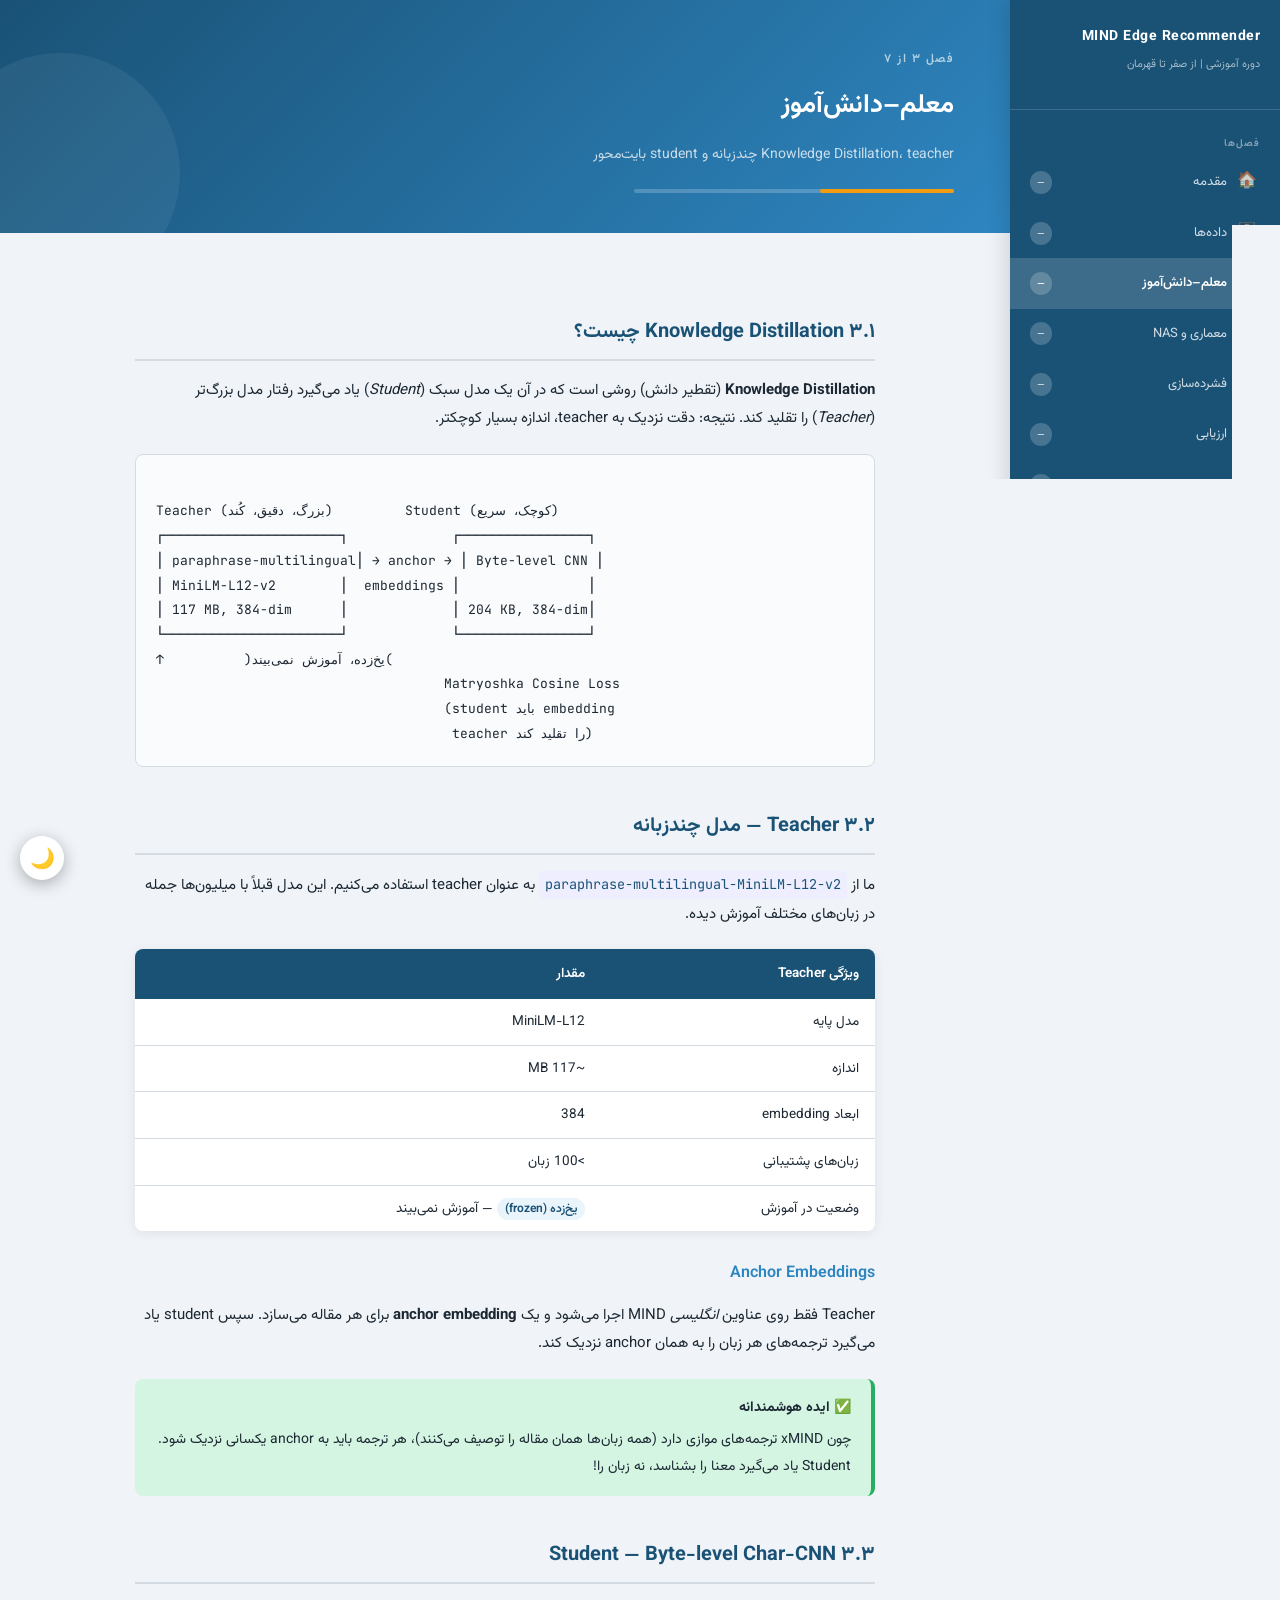
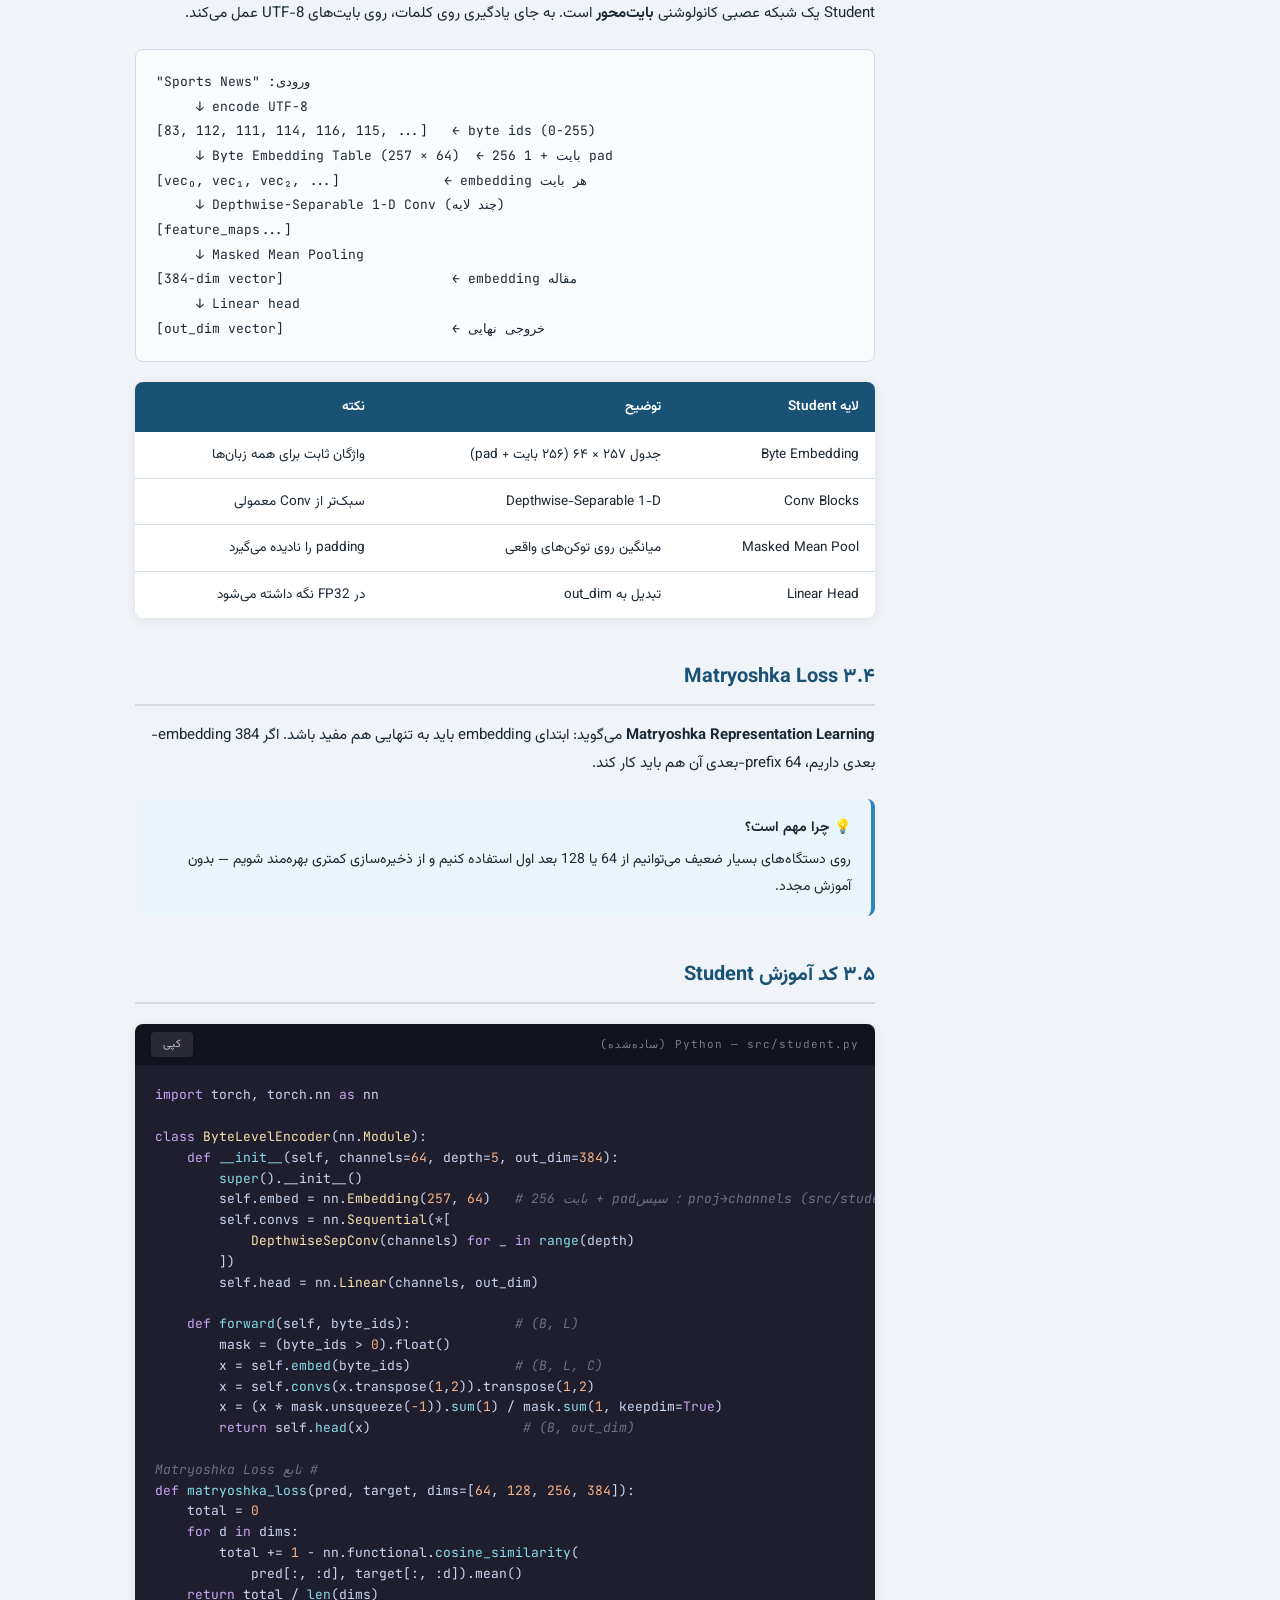
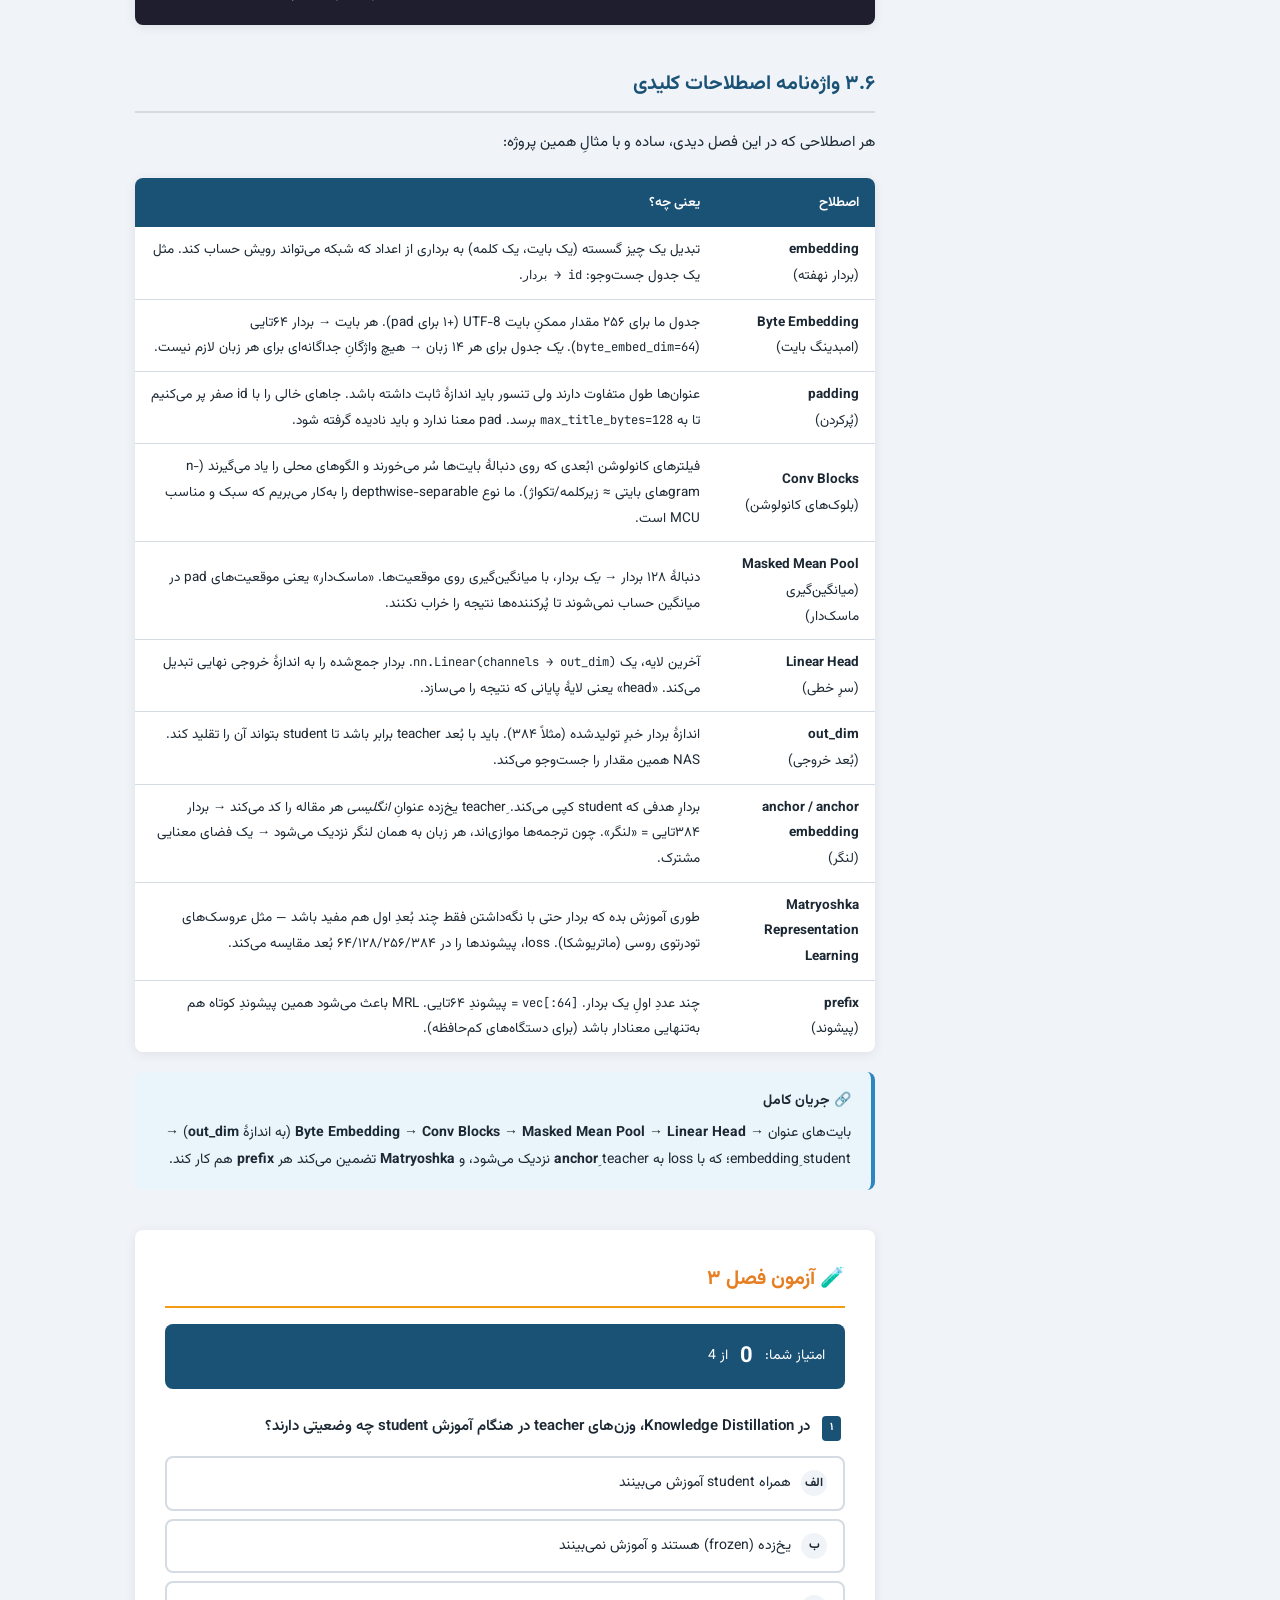
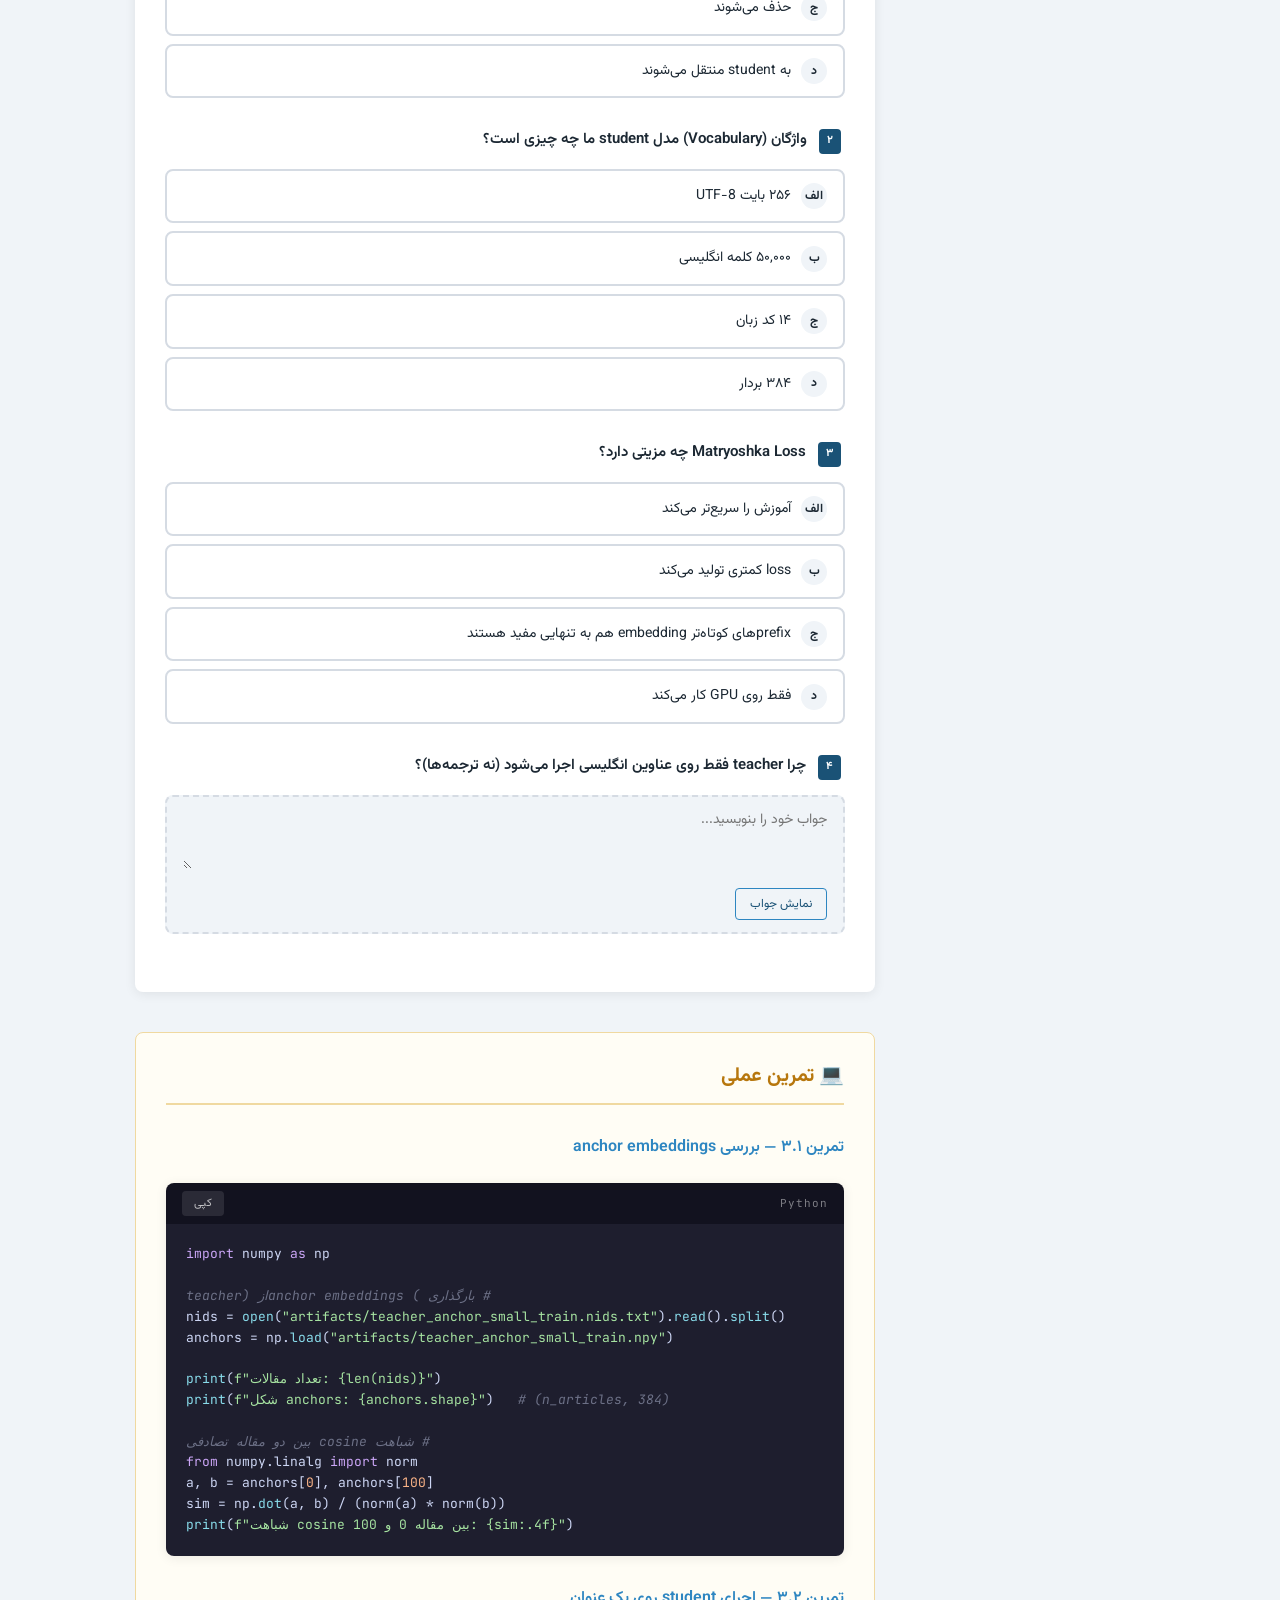
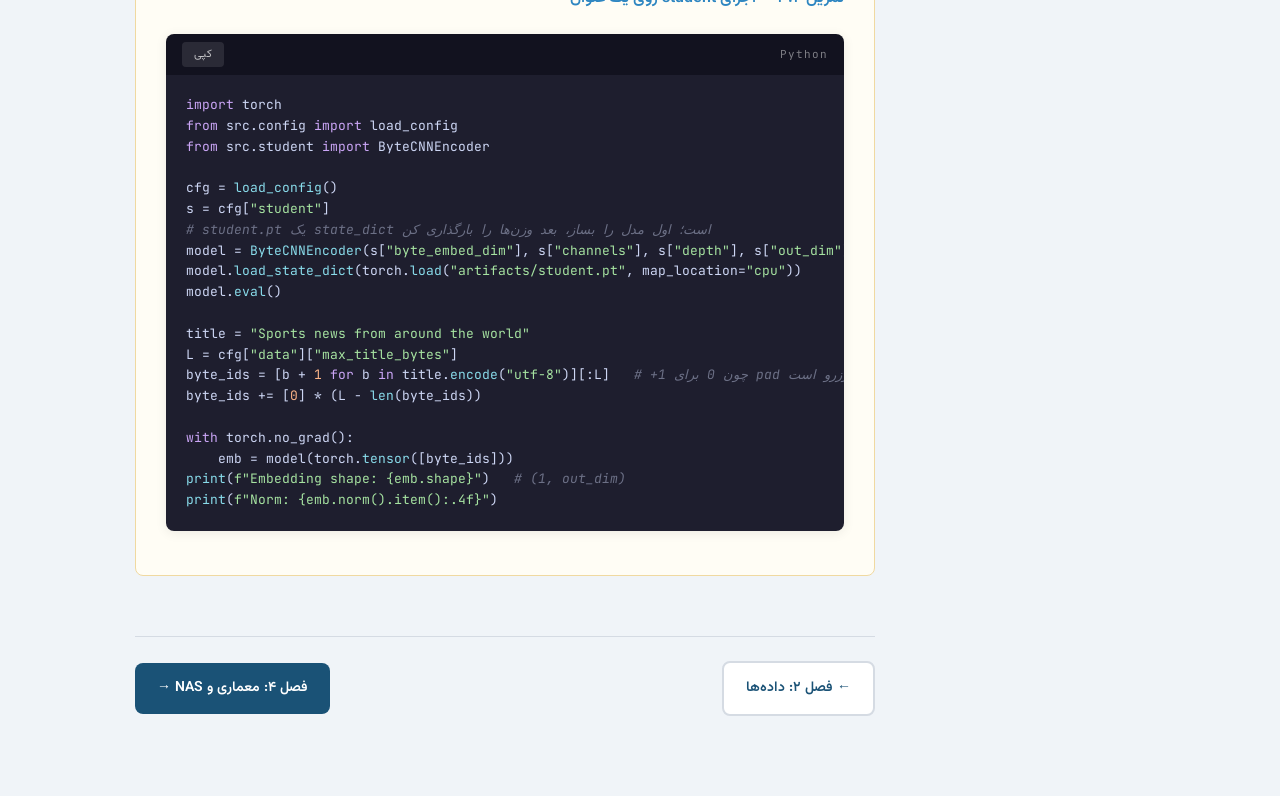
<file: course/03-teacher-student/index.html>
<!DOCTYPE html>
<html lang="fa" dir="rtl">
<head>
<meta charset="UTF-8">
<meta name="viewport" content="width=device-width, initial-scale=1">
<title>فصل ۳ — معلم–دانش‌آموز | MIND Edge Recommender</title>
<link rel="stylesheet" href="../assets/style.css">
</head>
<body data-chapter="ch03">
<div class="layout">
<nav class="sidebar">
  <div class="sidebar-brand"><h1>MIND Edge Recommender</h1><p>دوره آموزشی | از صفر تا قهرمان</p></div>
  <div class="sidebar-nav">
    <div class="nav-section">فصل‌ها</div>
    <a class="nav-link" href="../01-intro/index.html" data-chapter="ch01"><span class="icon">🏠</span> مقدمه <span class="badge">—</span></a>
    <a class="nav-link" href="../02-datasets/index.html" data-chapter="ch02"><span class="icon">🗄️</span> داده‌ها <span class="badge">—</span></a>
    <a class="nav-link active" href="../03-teacher-student/index.html" data-chapter="ch03"><span class="icon">🎓</span> معلم–دانش‌آموز <span class="badge">—</span></a>
    <a class="nav-link" href="../04-architecture/index.html" data-chapter="ch04"><span class="icon">🏗️</span> معماری و NAS <span class="badge">—</span></a>
    <a class="nav-link" href="../05-quantization/index.html" data-chapter="ch05"><span class="icon">⚡</span> فشرده‌سازی <span class="badge">—</span></a>
    <a class="nav-link" href="../06-evaluation/index.html" data-chapter="ch06"><span class="icon">📊</span> ارزیابی <span class="badge">—</span></a>
    <a class="nav-link" href="../07-deployment/index.html" data-chapter="ch07"><span class="icon">🚀</span> استقرار <span class="badge">—</span></a>
  </div>
</nav>
<main class="main">
<header class="chapter-header">
  <div class="chapter-num">فصل ۳ از ۷</div>
  <h1>معلم–دانش‌آموز</h1>
  <p class="subtitle">Knowledge Distillation، teacher چندزبانه و student بایت‌محور</p>
  <div class="progress-wrap"><div class="progress-fill" style="width:42%"></div></div>
</header>
<div class="content">

<h2>۳.۱ Knowledge Distillation چیست؟</h2>
<p><strong>Knowledge Distillation</strong> (تقطیر دانش) روشی است که در آن یک مدل سبک (<em>Student</em>) یاد می‌گیرد رفتار مدل بزرگ‌تر (<em>Teacher</em>) را تقلید کند. نتیجه: دقت نزدیک به teacher، اندازه بسیار کوچکتر.</p>

<div class="diagram">
Teacher (بزرگ، دقیق، کُند)         Student (کوچک، سریع)
┌──────────────────────┐             ┌────────────────┐
│ paraphrase-multilingual│ → anchor → │ Byte-level CNN │
│ MiniLM-L12-v2        │  embeddings │                │
│ 117 MB, 384-dim      │             │ 204 KB, 384-dim│
└──────────────────────┘             └────────────────┘
     (یخ‌زده، آموزش نمی‌بیند)          ↑
                                    Matryoshka Cosine Loss
                                    (student باید embedding
                                     teacher را تقلید کند)</div>

<h2>۳.۲ Teacher — مدل چندزبانه</h2>
<p>ما از <code>paraphrase-multilingual-MiniLM-L12-v2</code> به عنوان teacher استفاده می‌کنیم. این مدل قبلاً با میلیون‌ها جمله در زبان‌های مختلف آموزش دیده.</p>

<div class="table-wrap">
<table>
  <thead><tr><th>ویژگی Teacher</th><th>مقدار</th></tr></thead>
  <tbody>
    <tr><td>مدل پایه</td><td>MiniLM-L12</td></tr>
    <tr><td>اندازه</td><td>~117 MB</td></tr>
    <tr><td>ابعاد embedding</td><td>384</td></tr>
    <tr><td>زبان‌های پشتیبانی</td><td>>100 زبان</td></tr>
    <tr><td>وضعیت در آموزش</td><td><span class="badge-info">یخ‌زده (frozen)</span> — آموزش نمی‌بیند</td></tr>
  </tbody>
</table>
</div>

<h3>Anchor Embeddings</h3>
<p>Teacher فقط روی عناوین <em>انگلیسی</em> MIND اجرا می‌شود و یک <strong>anchor embedding</strong> برای هر مقاله می‌سازد. سپس student یاد می‌گیرد ترجمه‌های هر زبان را به همان anchor نزدیک کند.</p>

<div class="callout callout-success">
  <div class="callout-title">✅ ایده هوشمندانه</div>
  چون xMIND ترجمه‌های موازی دارد (همه زبان‌ها همان مقاله را توصیف می‌کنند)، هر ترجمه باید به anchor یکسانی نزدیک شود. Student یاد می‌گیرد معنا را بشناسد، نه زبان را!
</div>

<h2>۳.۳ Student — Byte-level Char-CNN</h2>
<p>Student یک شبکه عصبی کانولوشنی <strong>بایت‌محور</strong> است. به جای یادگیری روی کلمات، روی بایت‌های UTF-8 عمل می‌کند.</p>

<div class="diagram">ورودی: "Sports News"
     ↓ encode UTF-8
[83, 112, 111, 114, 116, 115, ...]   ← byte ids (0-255)
     ↓ Byte Embedding Table (257 × 64)  ← 256 بایت + 1 pad
[vec₀, vec₁, vec₂, ...]             ← embedding هر بایت
     ↓ Depthwise-Separable 1-D Conv (چند لایه)
[feature_maps...]
     ↓ Masked Mean Pooling
[384-dim vector]                     ← embedding مقاله
     ↓ Linear head
[out_dim vector]                     ← خروجی نهایی</div>

<div class="table-wrap">
<table>
  <thead><tr><th>لایه Student</th><th>توضیح</th><th>نکته</th></tr></thead>
  <tbody>
    <tr><td>Byte Embedding</td><td>جدول ۲۵۷ × ۶۴ (۲۵۶ بایت + pad)</td><td>واژگان ثابت برای همه زبان‌ها</td></tr>
    <tr><td>Conv Blocks</td><td>Depthwise-Separable 1-D</td><td>سبک‌تر از Conv معمولی</td></tr>
    <tr><td>Masked Mean Pool</td><td>میانگین روی توکن‌های واقعی</td><td>padding را نادیده می‌گیرد</td></tr>
    <tr><td>Linear Head</td><td>تبدیل به out_dim</td><td>در FP32 نگه داشته می‌شود</td></tr>
  </tbody>
</table>
</div>

<h2>۳.۴ Matryoshka Loss</h2>
<p><strong>Matryoshka Representation Learning</strong> می‌گوید: ابتدای embedding باید به تنهایی هم مفید باشد. اگر embedding 384-بعدی داریم، prefix 64-بعدی آن هم باید کار کند.</p>

<div class="callout callout-info">
  <div class="callout-title">💡 چرا مهم است؟</div>
  روی دستگاه‌های بسیار ضعیف می‌توانیم از 64 یا 128 بعد اول استفاده کنیم و از ذخیره‌سازی کمتری بهره‌مند شویم — بدون آموزش مجدد.
</div>

<h2>۳.۵ کد آموزش Student</h2>
<div class="code-wrap">
  <div class="code-header"><span class="code-lang">Python — src/student.py (ساده‌شده)</span><button class="copy-btn">کپی</button></div>
  <pre><span class="kw">import</span> torch, torch.nn <span class="kw">as</span> nn

<span class="kw">class</span> <span class="cls">ByteLevelEncoder</span>(nn.<span class="cls">Module</span>):
    <span class="kw">def</span> <span class="fn">__init__</span>(self, channels=<span class="num">64</span>, depth=<span class="num">5</span>, out_dim=<span class="num">384</span>):
        <span class="fn">super</span>().__init__()
        self.embed = nn.<span class="cls">Embedding</span>(<span class="num">257</span>, <span class="num">64</span>)   <span class="cmt"># 256 بایت + pad؛ سپس proj→channels (src/student.py)</span>
        self.convs = nn.<span class="cls">Sequential</span>(*[
            <span class="cls">DepthwiseSepConv</span>(channels) <span class="kw">for</span> _ <span class="kw">in</span> <span class="fn">range</span>(depth)
        ])
        self.head = nn.<span class="cls">Linear</span>(channels, out_dim)

    <span class="kw">def</span> <span class="fn">forward</span>(self, byte_ids):             <span class="cmt"># (B, L)</span>
        mask = (byte_ids > <span class="num">0</span>).float()
        x = self.<span class="fn">embed</span>(byte_ids)             <span class="cmt"># (B, L, C)</span>
        x = self.<span class="fn">convs</span>(x.transpose(<span class="num">1</span>,<span class="num">2</span>)).transpose(<span class="num">1</span>,<span class="num">2</span>)
        x = (x * mask.unsqueeze(<span class="num">-1</span>)).<span class="fn">sum</span>(<span class="num">1</span>) / mask.<span class="fn">sum</span>(<span class="num">1</span>, keepdim=<span class="kw">True</span>)
        <span class="kw">return</span> self.<span class="fn">head</span>(x)                   <span class="cmt"># (B, out_dim)</span>

<span class="cmt"># تابع Matryoshka Loss</span>
<span class="kw">def</span> <span class="fn">matryoshka_loss</span>(pred, target, dims=[<span class="num">64</span>, <span class="num">128</span>, <span class="num">256</span>, <span class="num">384</span>]):
    total = <span class="num">0</span>
    <span class="kw">for</span> d <span class="kw">in</span> dims:
        total += <span class="num">1</span> - nn.functional.<span class="fn">cosine_similarity</span>(
            pred[:, :d], target[:, :d]).mean()
    <span class="kw">return</span> total / <span class="fn">len</span>(dims)</pre>
</div>

<h2>۳.۶ واژه‌نامه اصطلاحات کلیدی</h2>
<p>هر اصطلاحی که در این فصل دیدی، ساده و با مثالِ همین پروژه:</p>

<div class="table-wrap">
<table>
  <thead><tr><th>اصطلاح</th><th>یعنی چه؟</th></tr></thead>
  <tbody>
    <tr><td><strong>embedding</strong><br>(بردار نهفته)</td><td>تبدیل یک چیز گسسته (یک بایت، یک کلمه) به برداری از اعداد که شبکه می‌تواند رویش حساب کند. مثل یک جدول جست‌وجو: <code>id → بردار</code>.</td></tr>
    <tr><td><strong>Byte Embedding</strong><br>(امبدینگ بایت)</td><td>جدول ما برای ۲۵۶ مقدار ممکنِ بایت UTF-8 (+۱ برای pad). هر بایت → بردار ۶۴‌تایی (<code>byte_embed_dim=64</code>). <em>یک</em> جدول برای هر ۱۴ زبان → هیچ واژگانِ جداگانه‌ای برای هر زبان لازم نیست.</td></tr>
    <tr><td><strong>padding</strong><br>(پُرکردن)</td><td>عنوان‌ها طول متفاوت دارند ولی تنسور باید اندازهٔ ثابت داشته باشد. جاهای خالی را با id صفر پر می‌کنیم تا به <code>max_title_bytes=128</code> برسد. pad معنا ندارد و باید نادیده گرفته شود.</td></tr>
    <tr><td><strong>Conv Blocks</strong><br>(بلوک‌های کانولوشن)</td><td>فیلترهای کانولوشن ۱بُعدی که روی دنبالهٔ بایت‌ها سُر می‌خورند و الگوهای محلی را یاد می‌گیرند (n-gramهای بایتی ≈ زیرکلمه/تکواژ). ما نوع depthwise-separable را به‌کار می‌بریم که سبک و مناسب MCU است.</td></tr>
    <tr><td><strong>Masked Mean Pool</strong><br>(میانگین‌گیری ماسک‌دار)</td><td>دنبالهٔ ۱۲۸ بردار → <em>یک</em> بردار، با میانگین‌گیری روی موقعیت‌ها. «ماسک‌دار» یعنی موقعیت‌های pad در میانگین حساب نمی‌شوند تا پُرکننده‌ها نتیجه را خراب نکنند.</td></tr>
    <tr><td><strong>Linear Head</strong><br>(سرِ خطی)</td><td>آخرین لایه، یک <code>nn.Linear(channels → out_dim)</code>. بردار جمع‌شده را به اندازهٔ خروجی نهایی تبدیل می‌کند. «head» یعنی لایهٔ پایانی که نتیجه را می‌سازد.</td></tr>
    <tr><td><strong>out_dim</strong><br>(بُعد خروجی)</td><td>اندازهٔ بردار خبرِ تولیدشده (مثلاً ۳۸۴). باید با بُعد teacher برابر باشد تا student بتواند آن را تقلید کند. NAS همین مقدار را جست‌وجو می‌کند.</td></tr>
    <tr><td><strong>anchor / anchor embedding</strong><br>(لنگر)</td><td>بردارِ هدفی که student کپی می‌کند. teacherِ یخ‌زده عنوانِ <em>انگلیسی</em> هر مقاله را کد می‌کند → بردار ۳۸۴‌تایی = «لنگر». چون ترجمه‌ها موازی‌اند، هر زبان به همان لنگر نزدیک می‌شود → یک فضای معنایی مشترک.</td></tr>
    <tr><td><strong>Matryoshka<br>Representation Learning</strong></td><td>طوری آموزش بده که بردار حتی با نگه‌داشتن فقط چند بُعدِ اول هم مفید باشد — مثل عروسک‌های تودرتوی روسی (ماتریوشکا). loss، پیشوندها را در ۶۴/۱۲۸/۲۵۶/۳۸۴ بُعد مقایسه می‌کند.</td></tr>
    <tr><td><strong>prefix</strong><br>(پیشوند)</td><td>چند عددِ اولِ یک بردار. <code>vec[:64]</code> = پیشوندِ ۶۴‌تایی. MRL باعث می‌شود همین پیشوندِ کوتاه هم به‌تنهایی معنادار باشد (برای دستگاه‌های کم‌حافظه).</td></tr>
  </tbody>
</table>
</div>

<div class="callout callout-info">
  <div class="callout-title">🔗 جریان کامل</div>
  بایت‌های عنوان → <strong>Byte Embedding</strong> → <strong>Conv Blocks</strong> → <strong>Masked Mean Pool</strong> → <strong>Linear Head</strong> (به اندازهٔ <strong>out_dim</strong>) → embeddingِ student؛ که با loss به <strong>anchor</strong>ِ teacher نزدیک می‌شود، و <strong>Matryoshka</strong> تضمین می‌کند هر <strong>prefix</strong> هم کار کند.
</div>

<!-- QUIZ -->
<section class="quiz-section">
  <h2>🧪 آزمون فصل ۳</h2>
  <div class="quiz-score">امتیاز شما: <span class="score-num">0</span> از 4</div>

  <div class="question-block" data-correct="1">
    <p class="question-text"><span class="q-num">۱</span> در Knowledge Distillation، وزن‌های teacher در هنگام آموزش student چه وضعیتی دارند؟</p>
    <div class="options">
      <div class="option"><div class="opt-letter">الف</div> همراه student آموزش می‌بینند</div>
      <div class="option"><div class="opt-letter">ب</div> یخ‌زده (frozen) هستند و آموزش نمی‌بینند</div>
      <div class="option"><div class="opt-letter">ج</div> حذف می‌شوند</div>
      <div class="option"><div class="opt-letter">د</div> به student منتقل می‌شوند</div>
    </div>
    <div class="explanation">Teacher یخ‌زده است — وزن‌هایش تغییر نمی‌کنند. فقط برای تولید anchor embeddings استفاده می‌شود. Student یاد می‌گیرد همان embeddings را با اندازه کوچک‌تر تولید کند.</div>
  </div>

  <div class="question-block" data-correct="0">
    <p class="question-text"><span class="q-num">۲</span> واژگان (Vocabulary) مدل student ما چه چیزی است؟</p>
    <div class="options">
      <div class="option"><div class="opt-letter">الف</div> ۲۵۶ بایت UTF-8</div>
      <div class="option"><div class="opt-letter">ب</div> ۵۰,۰۰۰ کلمه انگلیسی</div>
      <div class="option"><div class="opt-letter">ج</div> ۱۴ کد زبان</div>
      <div class="option"><div class="opt-letter">د</div> ۳۸۴ بردار</div>
    </div>
    <div class="explanation">Student فقط ۲۵۶ بایت UTF-8 (0-255) را می‌شناسد. همه متن‌های جهان با این ۲۵۶ نماد قابل نمایش‌اند — پس یک مدل همه زبان‌ها را پوشش می‌دهد.</div>
  </div>

  <div class="question-block" data-correct="2">
    <p class="question-text"><span class="q-num">۳</span> Matryoshka Loss چه مزیتی دارد؟</p>
    <div class="options">
      <div class="option"><div class="opt-letter">الف</div> آموزش را سریع‌تر می‌کند</div>
      <div class="option"><div class="opt-letter">ب</div> loss کمتری تولید می‌کند</div>
      <div class="option"><div class="opt-letter">ج</div> prefix‌های کوتاه‌تر embedding هم به تنهایی مفید هستند</div>
      <div class="option"><div class="opt-letter">د</div> فقط روی GPU کار می‌کند</div>
    </div>
    <div class="explanation">با Matryoshka Loss، embedding نه تنها در بعد کامل (384) بلکه در prefix‌های کوچکتر (96، 192) هم مفید است. روی MCU می‌توان از بعد کوچکتر استفاده کرد.</div>
  </div>

  <div class="question-block" data-correct="-1">
    <p class="question-text"><span class="q-num">۴</span> چرا teacher فقط روی عناوین انگلیسی اجرا می‌شود (نه ترجمه‌ها)؟</p>
    <div class="open-answer">
      <textarea placeholder="جواب خود را بنویسید..."></textarea>
      <div class="explanation" style="display:none">چون xMIND ترجمه موازی دارد — همه زبان‌ها همان مقاله را توصیف می‌کنند. Anchor انگلیسی نمایانگر «معنا» است. Student یاد می‌گیرد هر ترجمه را به همان معنا نزدیک کند. این روش Multilingual Knowledge Distillation (Reimers & Gurevych, 2020) است.</div>
      <button class="reveal-btn">نمایش جواب</button>
    </div>
  </div>

  <div class="quiz-result"><div class="result-score"></div><div class="result-msg"></div></div>
</section>

<!-- Practice -->
<section class="practice-section">
  <h2>💻 تمرین عملی</h2>
  <h3>تمرین ۳.۱ — بررسی anchor embeddings</h3>
  <div class="code-wrap">
    <div class="code-header"><span class="code-lang">Python</span><button class="copy-btn">کپی</button></div>
    <pre><span class="kw">import</span> numpy <span class="kw">as</span> np

<span class="cmt"># بارگذاری anchor embeddings (از teacher)</span>
nids = <span class="fn">open</span>(<span class="str">"artifacts/teacher_anchor_small_train.nids.txt"</span>).<span class="fn">read</span>().<span class="fn">split</span>()
anchors = np.<span class="fn">load</span>(<span class="str">"artifacts/teacher_anchor_small_train.npy"</span>)

<span class="fn">print</span>(<span class="str">f"تعداد مقالات: {len(nids)}"</span>)
<span class="fn">print</span>(<span class="str">f"شکل anchors: {anchors.shape}"</span>)   <span class="cmt"># (n_articles, 384)</span>

<span class="cmt"># شباهت cosine بین دو مقاله تصادفی</span>
<span class="kw">from</span> numpy.linalg <span class="kw">import</span> norm
a, b = anchors[<span class="num">0</span>], anchors[<span class="num">100</span>]
sim = np.<span class="fn">dot</span>(a, b) / (norm(a) * norm(b))
<span class="fn">print</span>(<span class="str">f"شباهت cosine بین مقاله 0 و 100: {sim:.4f}"</span>)</pre>
  </div>

  <h3>تمرین ۳.۲ — اجرای student روی یک عنوان</h3>
  <div class="code-wrap">
    <div class="code-header"><span class="code-lang">Python</span><button class="copy-btn">کپی</button></div>
    <pre><span class="kw">import</span> torch
<span class="kw">from</span> src.config <span class="kw">import</span> load_config
<span class="kw">from</span> src.student <span class="kw">import</span> ByteCNNEncoder

cfg = <span class="fn">load_config</span>()
s = cfg[<span class="str">"student"</span>]
<span class="cmt"># student.pt یک state_dict است؛ اول مدل را بساز، بعد وزن‌ها را بارگذاری کن</span>
model = <span class="fn">ByteCNNEncoder</span>(s[<span class="str">"byte_embed_dim"</span>], s[<span class="str">"channels"</span>], s[<span class="str">"depth"</span>], s[<span class="str">"out_dim"</span>])
model.<span class="fn">load_state_dict</span>(torch.<span class="fn">load</span>(<span class="str">"artifacts/student.pt"</span>, map_location=<span class="str">"cpu"</span>))
model.<span class="fn">eval</span>()

title = <span class="str">"Sports news from around the world"</span>
L = cfg[<span class="str">"data"</span>][<span class="str">"max_title_bytes"</span>]
byte_ids = [b + <span class="num">1</span> <span class="kw">for</span> b <span class="kw">in</span> title.<span class="fn">encode</span>(<span class="str">"utf-8"</span>)][:L]   <span class="cmt"># +1 چون 0 برای pad رزرو است</span>
byte_ids += [<span class="num">0</span>] * (L - <span class="fn">len</span>(byte_ids))

<span class="kw">with</span> torch.no_grad():
    emb = model(torch.<span class="fn">tensor</span>([byte_ids]))
<span class="fn">print</span>(<span class="str">f"Embedding shape: {emb.shape}"</span>)   <span class="cmt"># (1, out_dim)</span>
<span class="fn">print</span>(<span class="str">f"Norm: {emb.norm().item():.4f}"</span>)</pre>
  </div>
</section>

<nav class="chapter-nav">
  <a class="nav-btn secondary" href="../02-datasets/index.html">← فصل ۲: داده‌ها</a>
  <a class="nav-btn" href="../04-architecture/index.html">فصل ۴: معماری و NAS →</a>
</nav>
</div>
</main>
</div>
<script src="../assets/quiz.js"></script>
</body>
</html>
</file>
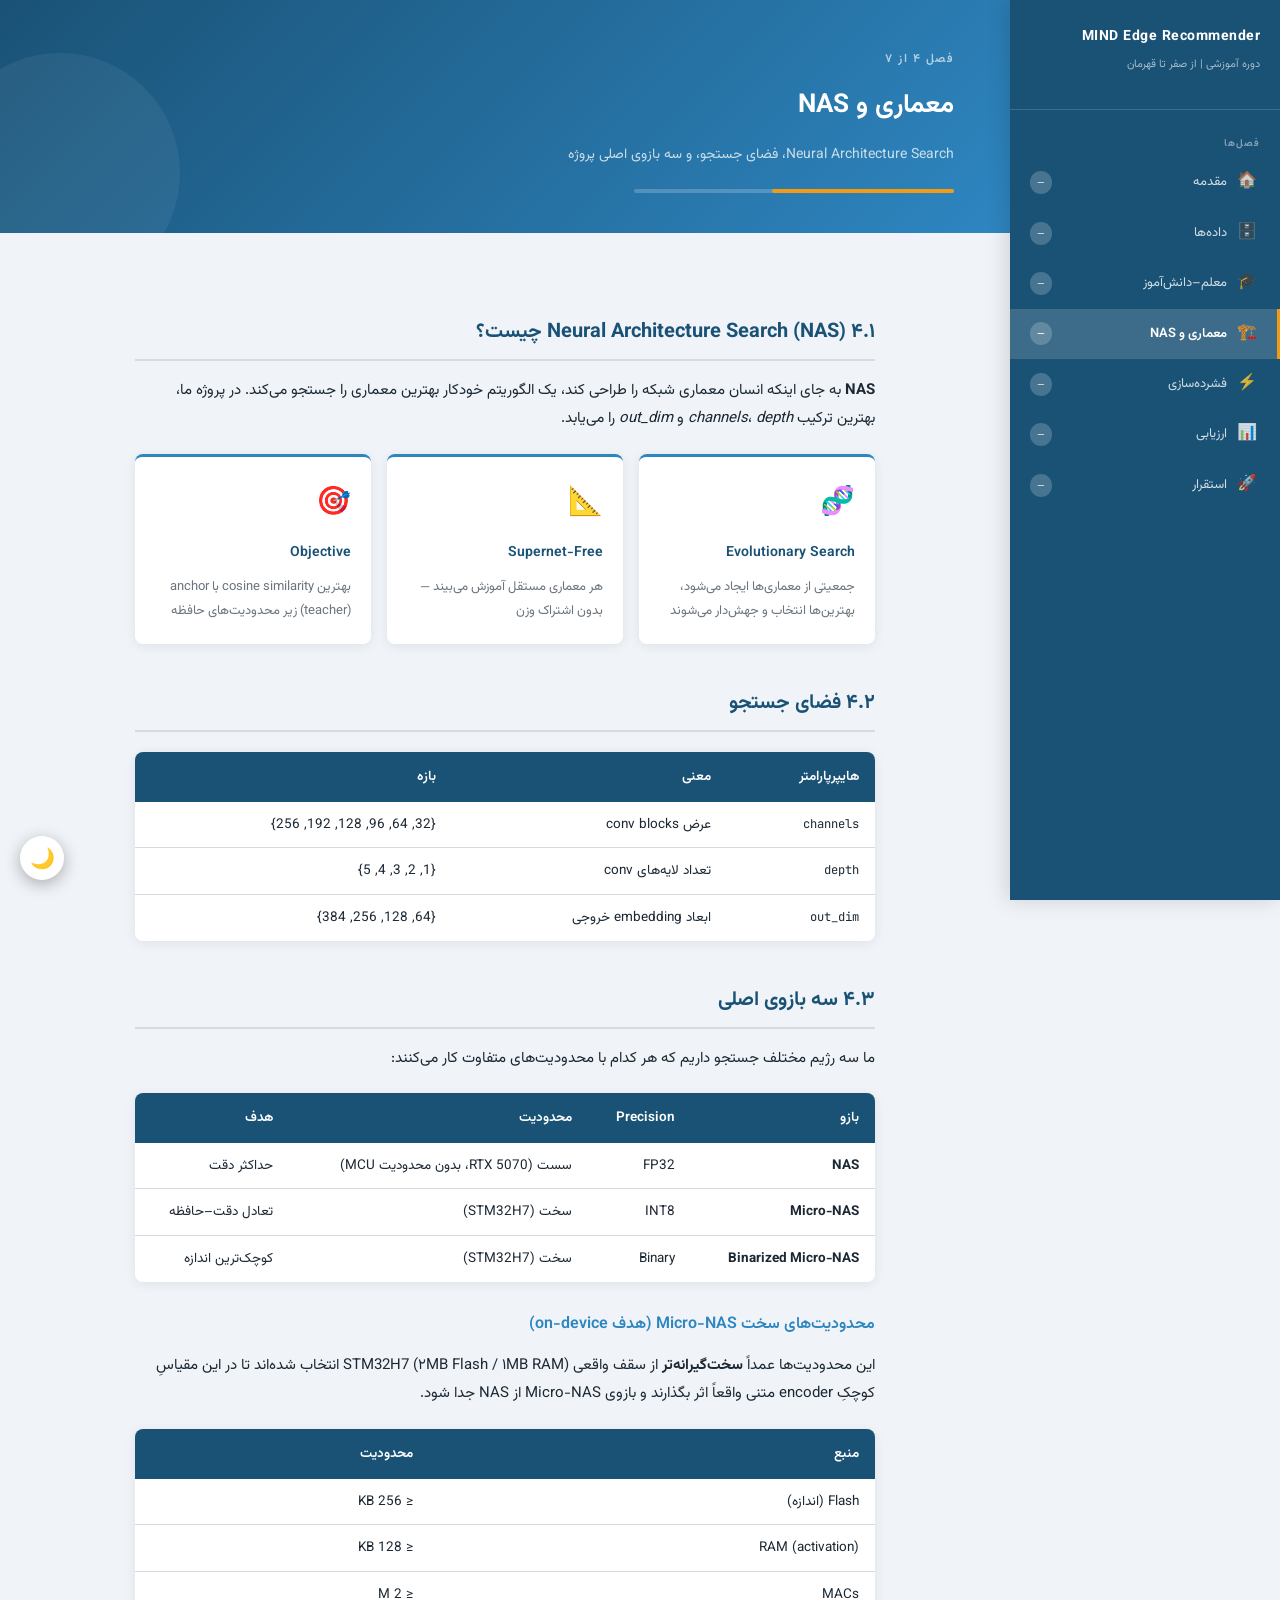
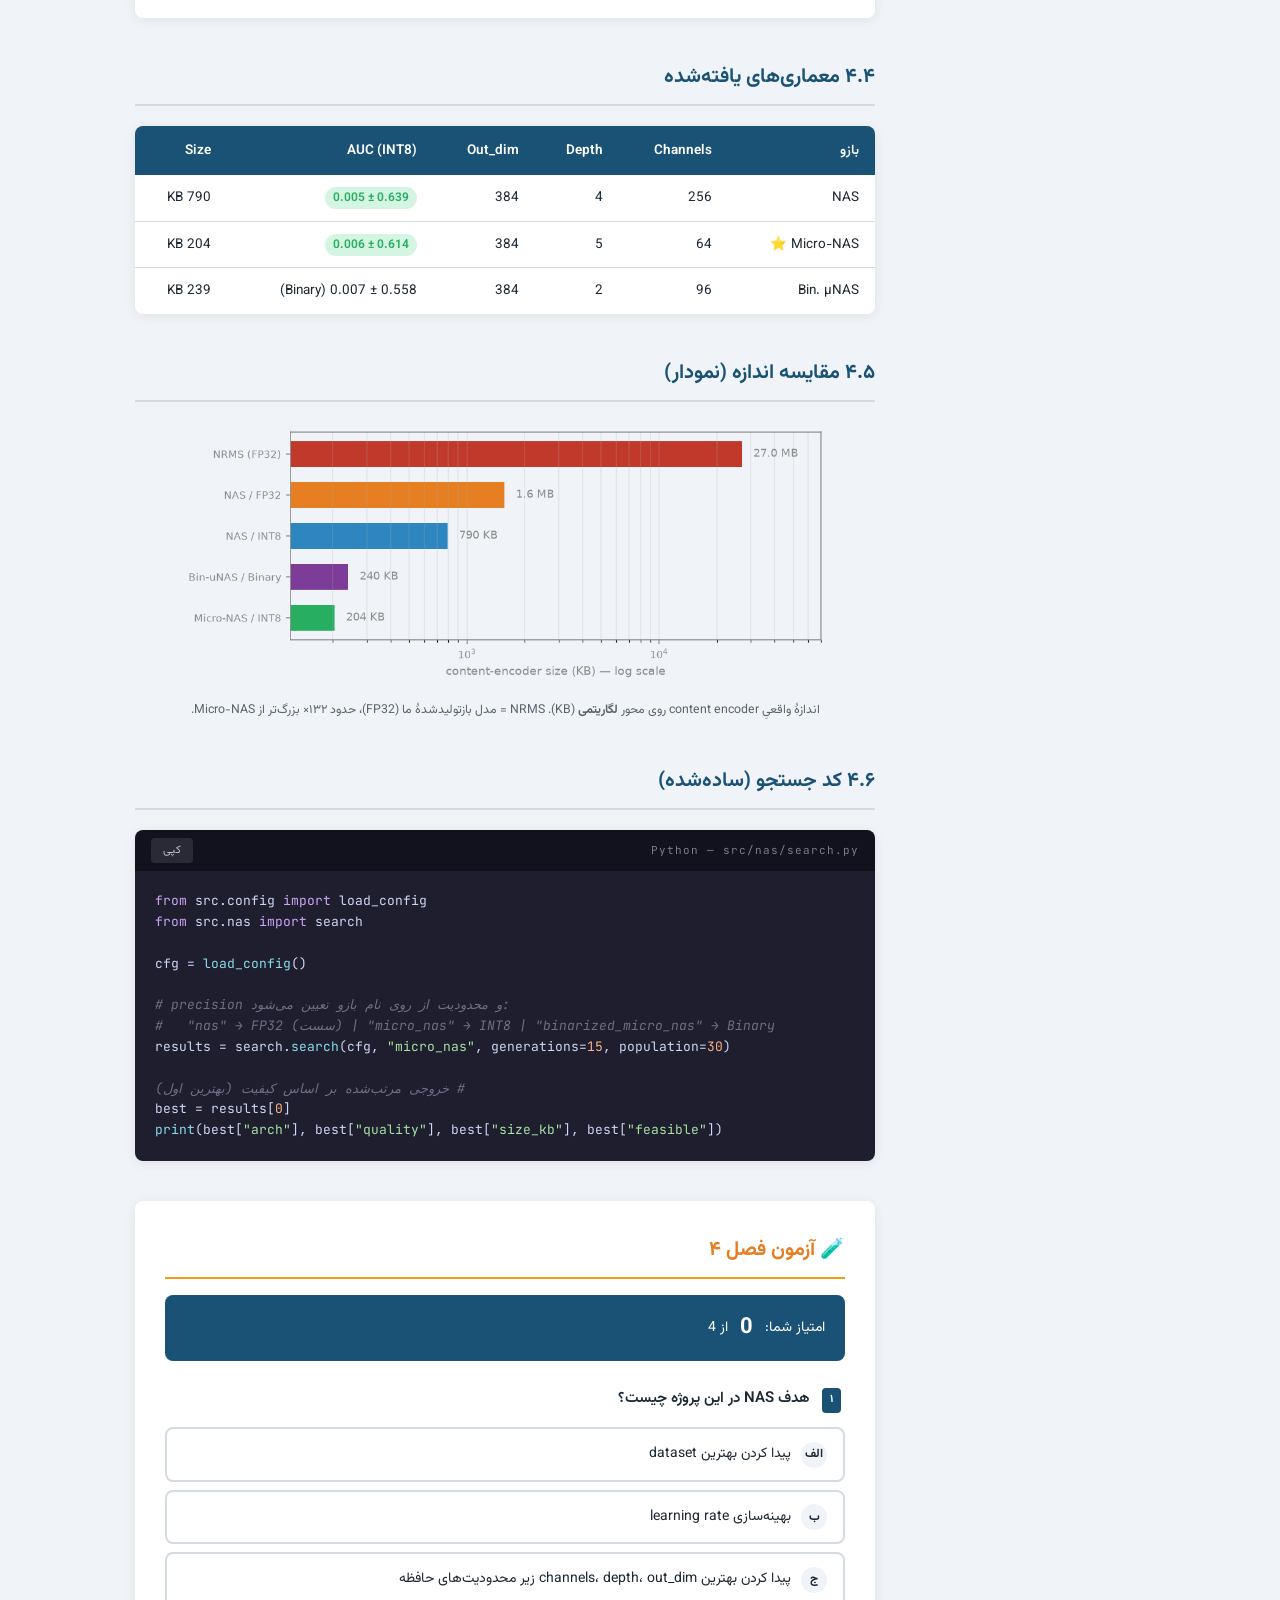
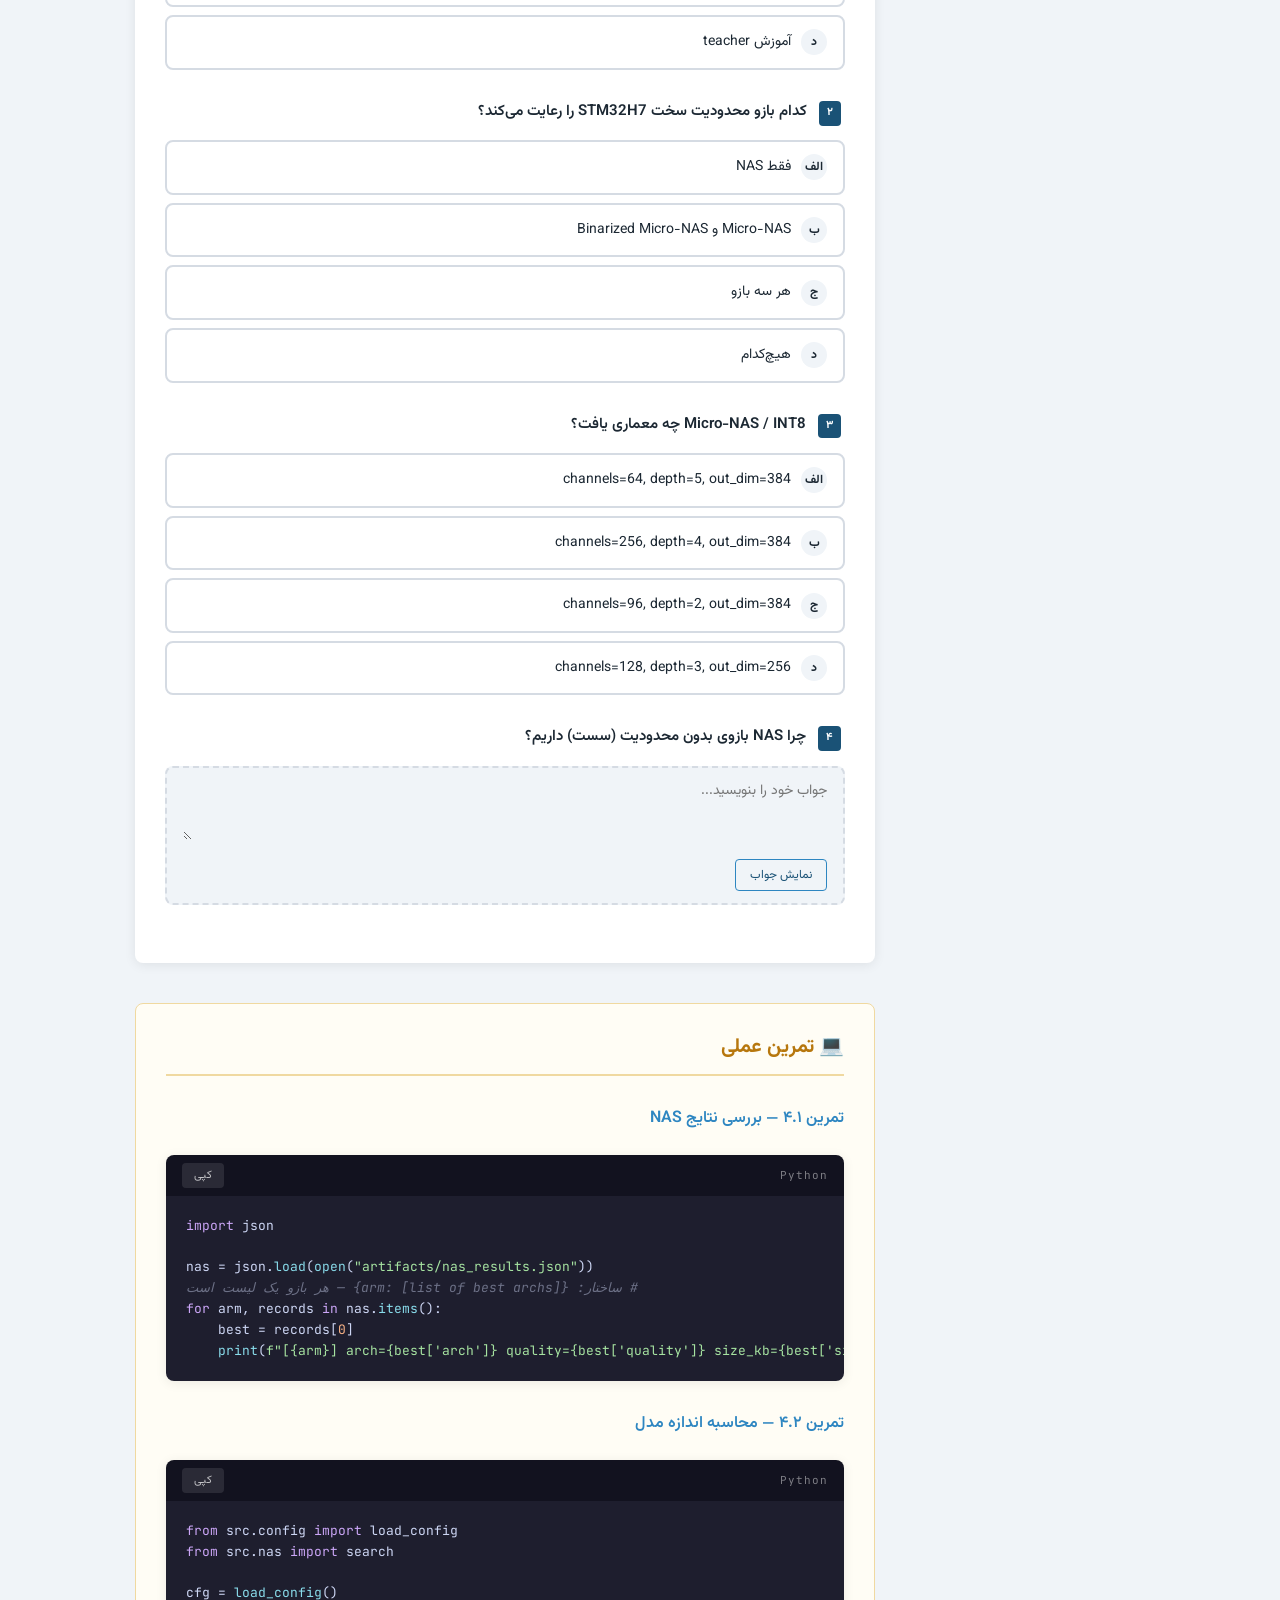
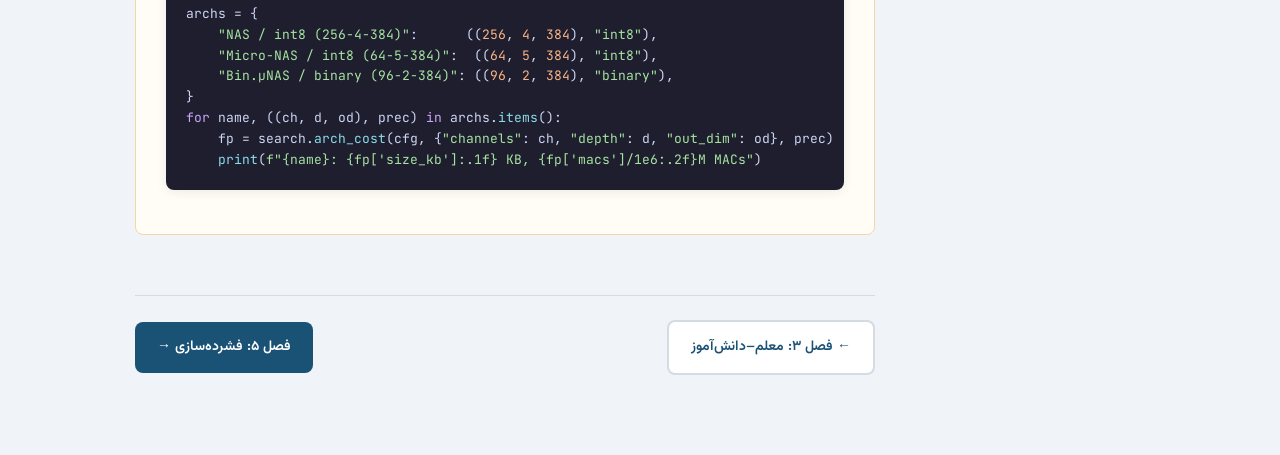
<file: course/04-architecture/index.html>
<!DOCTYPE html>
<html lang="fa" dir="rtl">
<head>
<meta charset="UTF-8">
<meta name="viewport" content="width=device-width, initial-scale=1">
<title>فصل ۴ — معماری و NAS | MIND Edge Recommender</title>
<link rel="stylesheet" href="../assets/style.css">
</head>
<body data-chapter="ch04">
<div class="layout">
<nav class="sidebar">
  <div class="sidebar-brand"><h1>MIND Edge Recommender</h1><p>دوره آموزشی | از صفر تا قهرمان</p></div>
  <div class="sidebar-nav">
    <div class="nav-section">فصل‌ها</div>
    <a class="nav-link" href="../01-intro/index.html" data-chapter="ch01"><span class="icon">🏠</span> مقدمه <span class="badge">—</span></a>
    <a class="nav-link" href="../02-datasets/index.html" data-chapter="ch02"><span class="icon">🗄️</span> داده‌ها <span class="badge">—</span></a>
    <a class="nav-link" href="../03-teacher-student/index.html" data-chapter="ch03"><span class="icon">🎓</span> معلم–دانش‌آموز <span class="badge">—</span></a>
    <a class="nav-link active" href="../04-architecture/index.html" data-chapter="ch04"><span class="icon">🏗️</span> معماری و NAS <span class="badge">—</span></a>
    <a class="nav-link" href="../05-quantization/index.html" data-chapter="ch05"><span class="icon">⚡</span> فشرده‌سازی <span class="badge">—</span></a>
    <a class="nav-link" href="../06-evaluation/index.html" data-chapter="ch06"><span class="icon">📊</span> ارزیابی <span class="badge">—</span></a>
    <a class="nav-link" href="../07-deployment/index.html" data-chapter="ch07"><span class="icon">🚀</span> استقرار <span class="badge">—</span></a>
  </div>
</nav>
<main class="main">
<header class="chapter-header">
  <div class="chapter-num">فصل ۴ از ۷</div>
  <h1>معماری و NAS</h1>
  <p class="subtitle">Neural Architecture Search، فضای جستجو، و سه بازوی اصلی پروژه</p>
  <div class="progress-wrap"><div class="progress-fill" style="width:57%"></div></div>
</header>
<div class="content">

<h2>۴.۱ Neural Architecture Search (NAS) چیست؟</h2>
<p><strong>NAS</strong> به جای اینکه انسان معماری شبکه را طراحی کند، یک الگوریتم خودکار بهترین معماری را جستجو می‌کند. در پروژه ما، بهترین ترکیب <em>channels</em>، <em>depth</em> و <em>out_dim</em> را می‌یابد.</p>

<div class="card-grid">
  <div class="card">
    <div class="card-icon">🧬</div>
    <h4>Evolutionary Search</h4>
    <p>جمعیتی از معماری‌ها ایجاد می‌شود، بهترین‌ها انتخاب و جهش‌دار می‌شوند</p>
  </div>
  <div class="card">
    <div class="card-icon">📐</div>
    <h4>Supernet-Free</h4>
    <p>هر معماری مستقل آموزش می‌بیند — بدون اشتراک وزن</p>
  </div>
  <div class="card">
    <div class="card-icon">🎯</div>
    <h4>Objective</h4>
    <p>بهترین cosine similarity با anchor (teacher) زیر محدودیت‌های حافظه</p>
  </div>
</div>

<h2>۴.۲ فضای جستجو</h2>

<div class="table-wrap">
<table>
  <thead><tr><th>هایپرپارامتر</th><th>معنی</th><th>بازه</th></tr></thead>
  <tbody>
    <tr><td><code>channels</code></td><td>عرض conv blocks</td><td>{32, 64, 96, 128, 192, 256}</td></tr>
    <tr><td><code>depth</code></td><td>تعداد لایه‌های conv</td><td>{1, 2, 3, 4, 5}</td></tr>
    <tr><td><code>out_dim</code></td><td>ابعاد embedding خروجی</td><td>{64, 128, 256, 384}</td></tr>
  </tbody>
</table>
</div>

<h2>۴.۳ سه بازوی اصلی</h2>
<p>ما سه رژیم مختلف جستجو داریم که هر کدام با محدودیت‌های متفاوت کار می‌کنند:</p>

<div class="table-wrap">
<table>
  <thead><tr><th>بازو</th><th>Precision</th><th>محدودیت</th><th>هدف</th></tr></thead>
  <tbody>
    <tr><td><strong>NAS</strong></td><td>FP32</td><td>سست (RTX 5070، بدون محدودیت MCU)</td><td>حداکثر دقت</td></tr>
    <tr><td><strong>Micro-NAS</strong></td><td>INT8</td><td>سخت (STM32H7)</td><td>تعادل دقت–حافظه</td></tr>
    <tr><td><strong>Binarized Micro-NAS</strong></td><td>Binary</td><td>سخت (STM32H7)</td><td>کوچک‌ترین اندازه</td></tr>
  </tbody>
</table>
</div>

<h3>محدودیت‌های سخت Micro-NAS (هدف on-device)</h3>
<p>این محدودیت‌ها عمداً <strong>سخت‌گیرانه‌تر</strong> از سقف واقعی STM32H7 (۲MB Flash / ۱MB RAM) انتخاب شده‌اند تا در این مقیاسِ کوچکِ encoder متنی واقعاً اثر بگذارند و بازوی Micro-NAS از NAS جدا شود.</p>
<div class="table-wrap">
<table>
  <thead><tr><th>منبع</th><th>محدودیت</th></tr></thead>
  <tbody>
    <tr><td>Flash (اندازه)</td><td>≤ 256 KB</td></tr>
    <tr><td>RAM (activation)</td><td>≤ 128 KB</td></tr>
    <tr><td>MACs</td><td>≤ 2 M</td></tr>
  </tbody>
</table>
</div>

<h2>۴.۴ معماری‌های یافته‌شده</h2>
<div class="table-wrap">
<table>
  <thead><tr><th>بازو</th><th>Channels</th><th>Depth</th><th>Out_dim</th><th>AUC (INT8)</th><th>Size</th></tr></thead>
  <tbody>
    <tr><td>NAS</td><td>256</td><td>4</td><td>384</td><td><span class="badge-good">0.639 ± 0.005</span></td><td>790 KB</td></tr>
    <tr><td>Micro-NAS ⭐</td><td>64</td><td>5</td><td>384</td><td><span class="badge-good">0.614 ± 0.006</span></td><td>204 KB</td></tr>
    <tr><td>Bin. µNAS</td><td>96</td><td>2</td><td>384</td><td>0.558 ± 0.007 (Binary)</td><td>239 KB</td></tr>
  </tbody>
</table>
</div>

<h2>۴.۵ مقایسه اندازه (نمودار)</h2>
<figure style="margin:16px 0">
  <img src="../assets/size_chart.png" alt="مقایسه اندازهٔ مدل‌ها روی مقیاس لگاریتمی" style="width:100%;max-width:660px;display:block;margin:0 auto">
  <figcaption style="font-size:0.82em;opacity:0.7;text-align:center;margin-top:6px">اندازهٔ واقعیِ content encoder روی محور <strong>لگاریتمی</strong> (KB). NRMS = مدل بازتولیدشدهٔ ما (FP32)، حدود ۱۳۲× بزرگ‌تر از Micro-NAS.</figcaption>
</figure>

<h2>۴.۶ کد جستجو (ساده‌شده)</h2>
<div class="code-wrap">
  <div class="code-header"><span class="code-lang">Python — src/nas/search.py</span><button class="copy-btn">کپی</button></div>
  <pre><span class="kw">from</span> src.config <span class="kw">import</span> load_config
<span class="kw">from</span> src.nas <span class="kw">import</span> search

cfg = <span class="fn">load_config</span>()

<span class="cmt"># precision و محدودیت از روی نام بازو تعیین می‌شود:</span>
<span class="cmt">#   "nas" → FP32 (سست) | "micro_nas" → INT8 | "binarized_micro_nas" → Binary</span>
results = search.<span class="fn">search</span>(cfg, <span class="str">"micro_nas"</span>, generations=<span class="num">15</span>, population=<span class="num">30</span>)

<span class="cmt"># خروجی مرتب‌شده بر اساس کیفیت (بهترین اول)</span>
best = results[<span class="num">0</span>]
<span class="fn">print</span>(best[<span class="str">"arch"</span>], best[<span class="str">"quality"</span>], best[<span class="str">"size_kb"</span>], best[<span class="str">"feasible"</span>])</pre>
</div>

<!-- QUIZ -->
<section class="quiz-section">
  <h2>🧪 آزمون فصل ۴</h2>
  <div class="quiz-score">امتیاز شما: <span class="score-num">0</span> از 4</div>

  <div class="question-block" data-correct="2">
    <p class="question-text"><span class="q-num">۱</span> هدف NAS در این پروژه چیست؟</p>
    <div class="options">
      <div class="option"><div class="opt-letter">الف</div> پیدا کردن بهترین dataset</div>
      <div class="option"><div class="opt-letter">ب</div> بهینه‌سازی learning rate</div>
      <div class="option"><div class="opt-letter">ج</div> پیدا کردن بهترین channels، depth، out_dim زیر محدودیت‌های حافظه</div>
      <div class="option"><div class="opt-letter">د</div> آموزش teacher</div>
    </div>
    <div class="explanation">NAS فضای معماری را جستجو می‌کند تا بهترین ترکیب channels-depth-out_dim را که cosine similarity با anchor را maximize کند و زیر محدودیت‌های حافظه باشد، بیابد.</div>
  </div>

  <div class="question-block" data-correct="1">
    <p class="question-text"><span class="q-num">۲</span> کدام بازو محدودیت سخت STM32H7 را رعایت می‌کند؟</p>
    <div class="options">
      <div class="option"><div class="opt-letter">الف</div> فقط NAS</div>
      <div class="option"><div class="opt-letter">ب</div> Micro-NAS و Binarized Micro-NAS</div>
      <div class="option"><div class="opt-letter">ج</div> هر سه بازو</div>
      <div class="option"><div class="opt-letter">د</div> هیچ‌کدام</div>
    </div>
    <div class="explanation">NAS محدودیت سستی دارد (برای RTX 5070 GPU). فقط Micro-NAS و Binarized Micro-NAS محدودیت سخت STM32H7 را اعمال می‌کنند.</div>
  </div>

  <div class="question-block" data-correct="0">
    <p class="question-text"><span class="q-num">۳</span> Micro-NAS / INT8 چه معماری یافت؟</p>
    <div class="options">
      <div class="option"><div class="opt-letter">الف</div> channels=64, depth=5, out_dim=384</div>
      <div class="option"><div class="opt-letter">ب</div> channels=256, depth=4, out_dim=384</div>
      <div class="option"><div class="opt-letter">ج</div> channels=96, depth=2, out_dim=384</div>
      <div class="option"><div class="opt-letter">د</div> channels=128, depth=3, out_dim=256</div>
    </div>
    <div class="explanation">Micro-NAS بهترین معماری زیر محدودیت MCU را با channels=64، depth=5، out_dim=384 یافت که AUC 0.614 در 204 KB می‌دهد (میانگین سه seed). مرز ۲ میلیون MAC در آن جست‌وجو درست شمرده نشد و این معماری 3.29 میلیون MAC دارد؛ جست‌وجوی µNAS درس ۷ مرز را رعایت می‌کند.</div>
  </div>

  <div class="question-block" data-correct="-1">
    <p class="question-text"><span class="q-num">۴</span> چرا NAS بازوی بدون محدودیت (سست) داریم؟</p>
    <div class="open-answer">
      <textarea placeholder="جواب خود را بنویسید..."></textarea>
      <div class="explanation" style="display:none">بازوی NAS سست (laptop) سقف دقت (accuracy ceiling) را نشان می‌دهد — اگر حافظه نامحدود داشتیم، بهترین مدل چه AUC می‌گرفت؟ این به ما کمک می‌کند بفهمیم با اعمال محدودیت MCU چقدر دقت از دست می‌دهیم.</div>
      <button class="reveal-btn">نمایش جواب</button>
    </div>
  </div>

  <div class="quiz-result"><div class="result-score"></div><div class="result-msg"></div></div>
</section>

<!-- Practice -->
<section class="practice-section">
  <h2>💻 تمرین عملی</h2>
  <h3>تمرین ۴.۱ — بررسی نتایج NAS</h3>
  <div class="code-wrap">
    <div class="code-header"><span class="code-lang">Python</span><button class="copy-btn">کپی</button></div>
    <pre><span class="kw">import</span> json

nas = json.<span class="fn">load</span>(<span class="fn">open</span>(<span class="str">"artifacts/nas_results.json"</span>))
<span class="cmt"># ساختار: {arm: [list of best archs]} — هر بازو یک لیست است</span>
<span class="kw">for</span> arm, records <span class="kw">in</span> nas.<span class="fn">items</span>():
    best = records[<span class="num">0</span>]
    <span class="fn">print</span>(<span class="str">f"[{arm}] arch={best['arch']} quality={best['quality']} size_kb={best['size_kb']}"</span>)</pre>
  </div>

  <h3>تمرین ۴.۲ — محاسبه اندازه مدل</h3>
  <div class="code-wrap">
    <div class="code-header"><span class="code-lang">Python</span><button class="copy-btn">کپی</button></div>
    <pre><span class="kw">from</span> src.config <span class="kw">import</span> load_config
<span class="kw">from</span> src.nas <span class="kw">import</span> search

cfg = <span class="fn">load_config</span>()
archs = {
    <span class="str">"NAS / int8 (256-4-384)"</span>:      ((<span class="num">256</span>, <span class="num">4</span>, <span class="num">384</span>), <span class="str">"int8"</span>),
    <span class="str">"Micro-NAS / int8 (64-5-384)"</span>:  ((<span class="num">64</span>, <span class="num">5</span>, <span class="num">384</span>), <span class="str">"int8"</span>),
    <span class="str">"Bin.µNAS / binary (96-2-384)"</span>: ((<span class="num">96</span>, <span class="num">2</span>, <span class="num">384</span>), <span class="str">"binary"</span>),
}
<span class="kw">for</span> name, ((ch, d, od), prec) <span class="kw">in</span> archs.<span class="fn">items</span>():
    fp = search.<span class="fn">arch_cost</span>(cfg, {<span class="str">"channels"</span>: ch, <span class="str">"depth"</span>: d, <span class="str">"out_dim"</span>: od}, prec)
    <span class="fn">print</span>(<span class="str">f"{name}: {fp['size_kb']:.1f} KB, {fp['macs']/1e6:.2f}M MACs"</span>)</pre>
  </div>
</section>

<nav class="chapter-nav">
  <a class="nav-btn secondary" href="../03-teacher-student/index.html">← فصل ۳: معلم–دانش‌آموز</a>
  <a class="nav-btn" href="../05-quantization/index.html">فصل ۵: فشرده‌سازی →</a>
</nav>
</div>
</main>
</div>
<script src="../assets/quiz.js"></script>
</body>
</html>
</file>
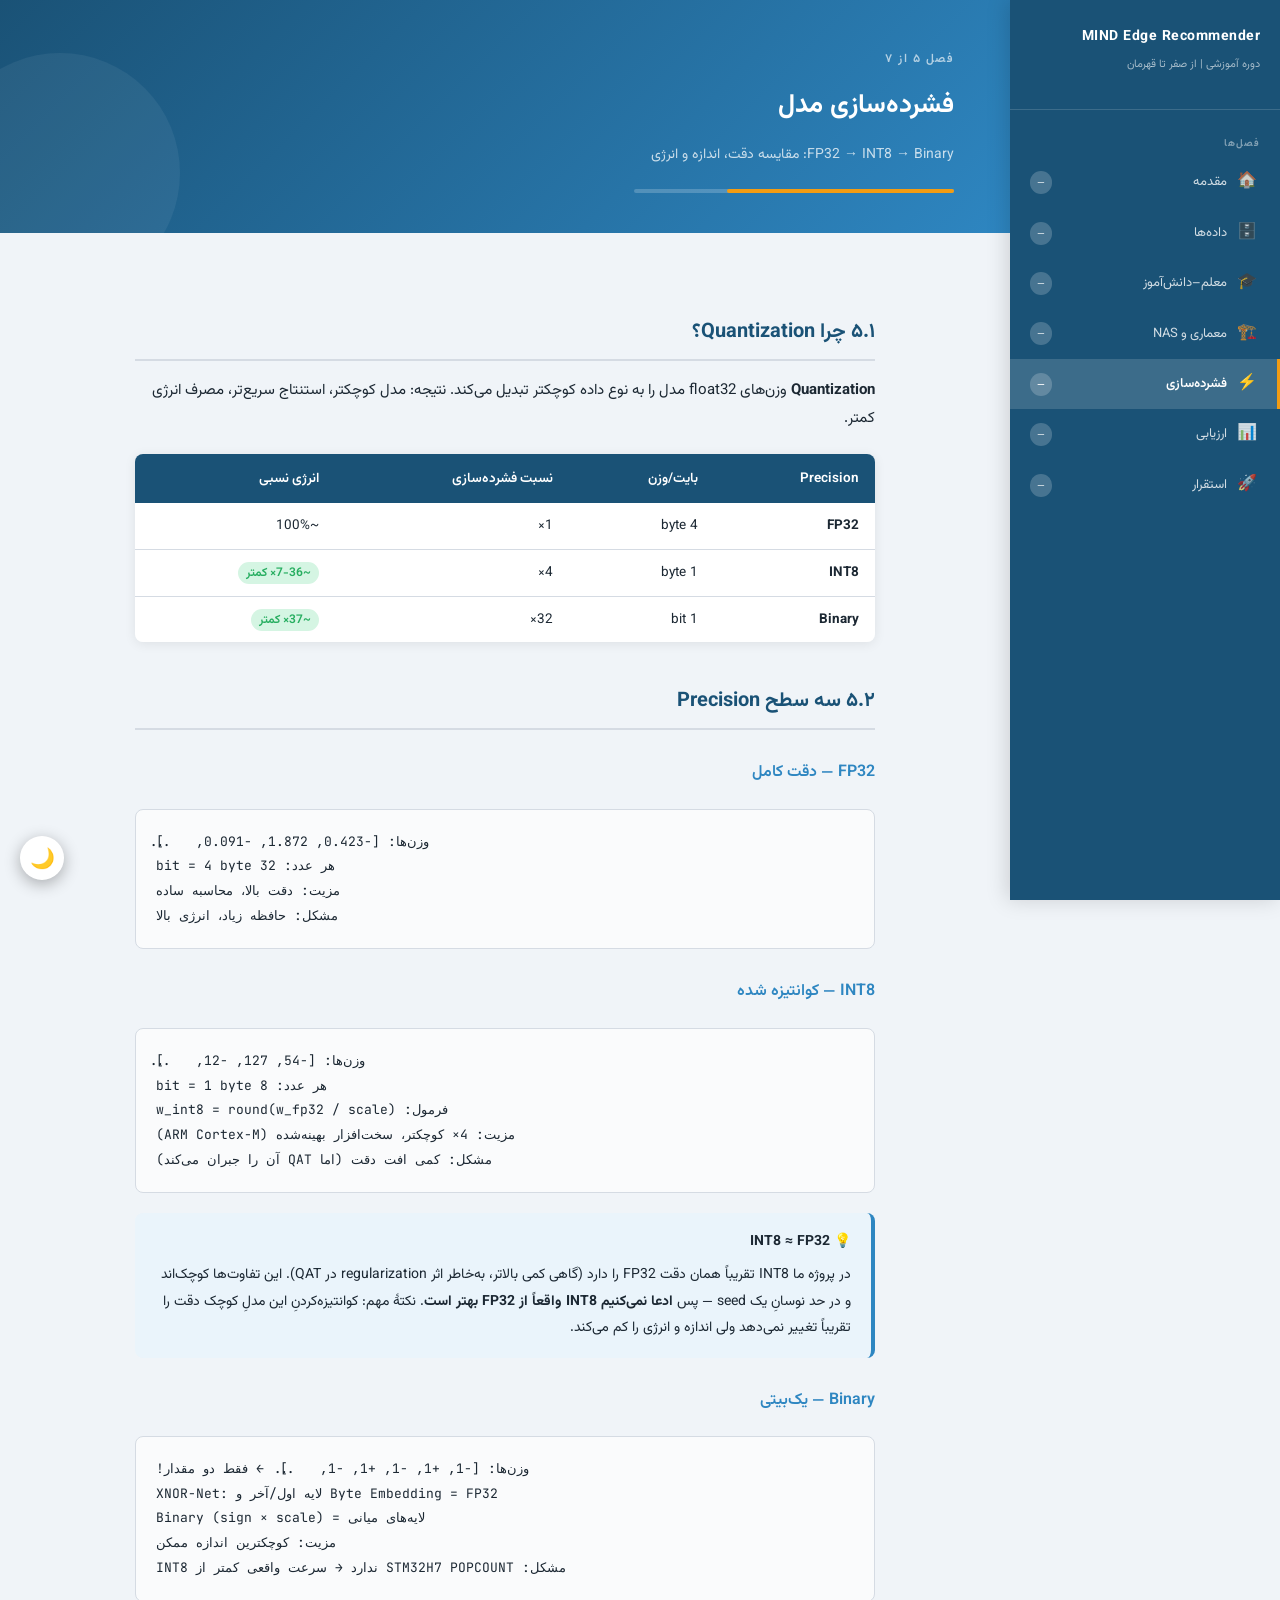
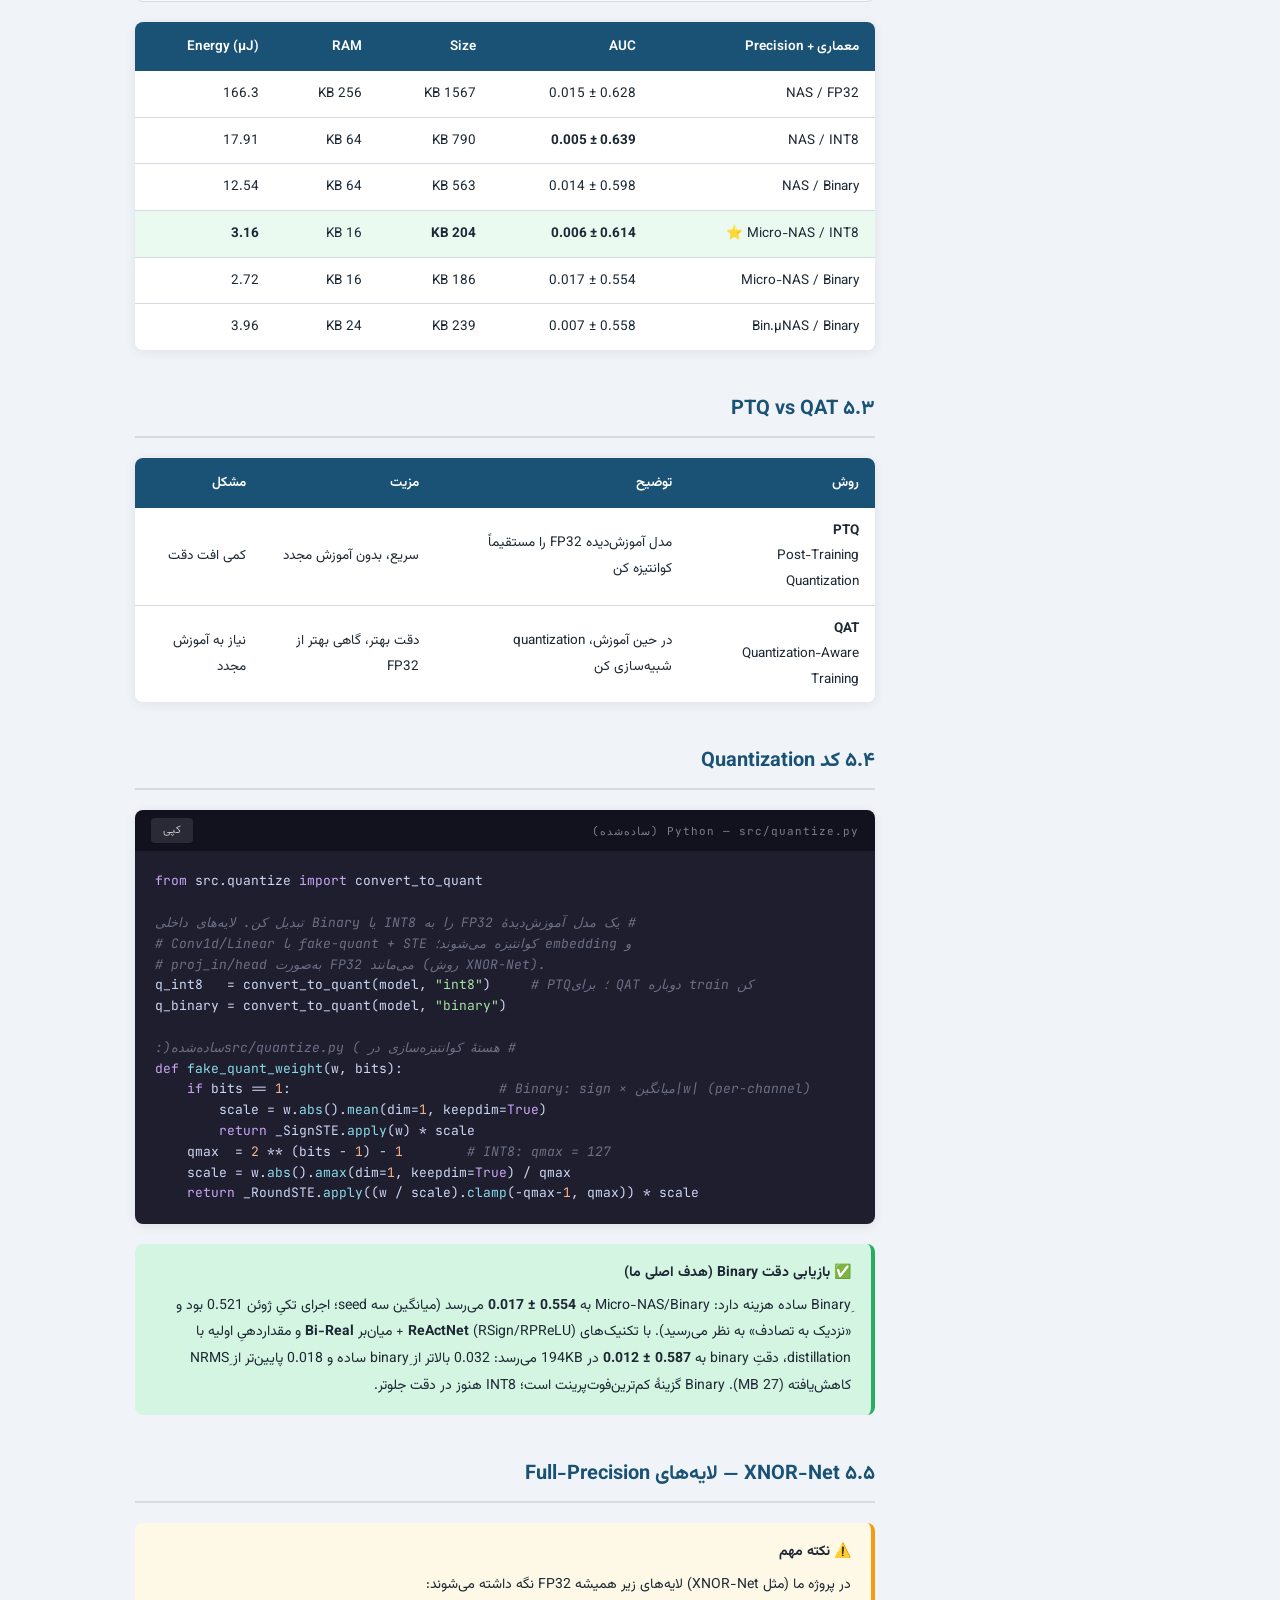
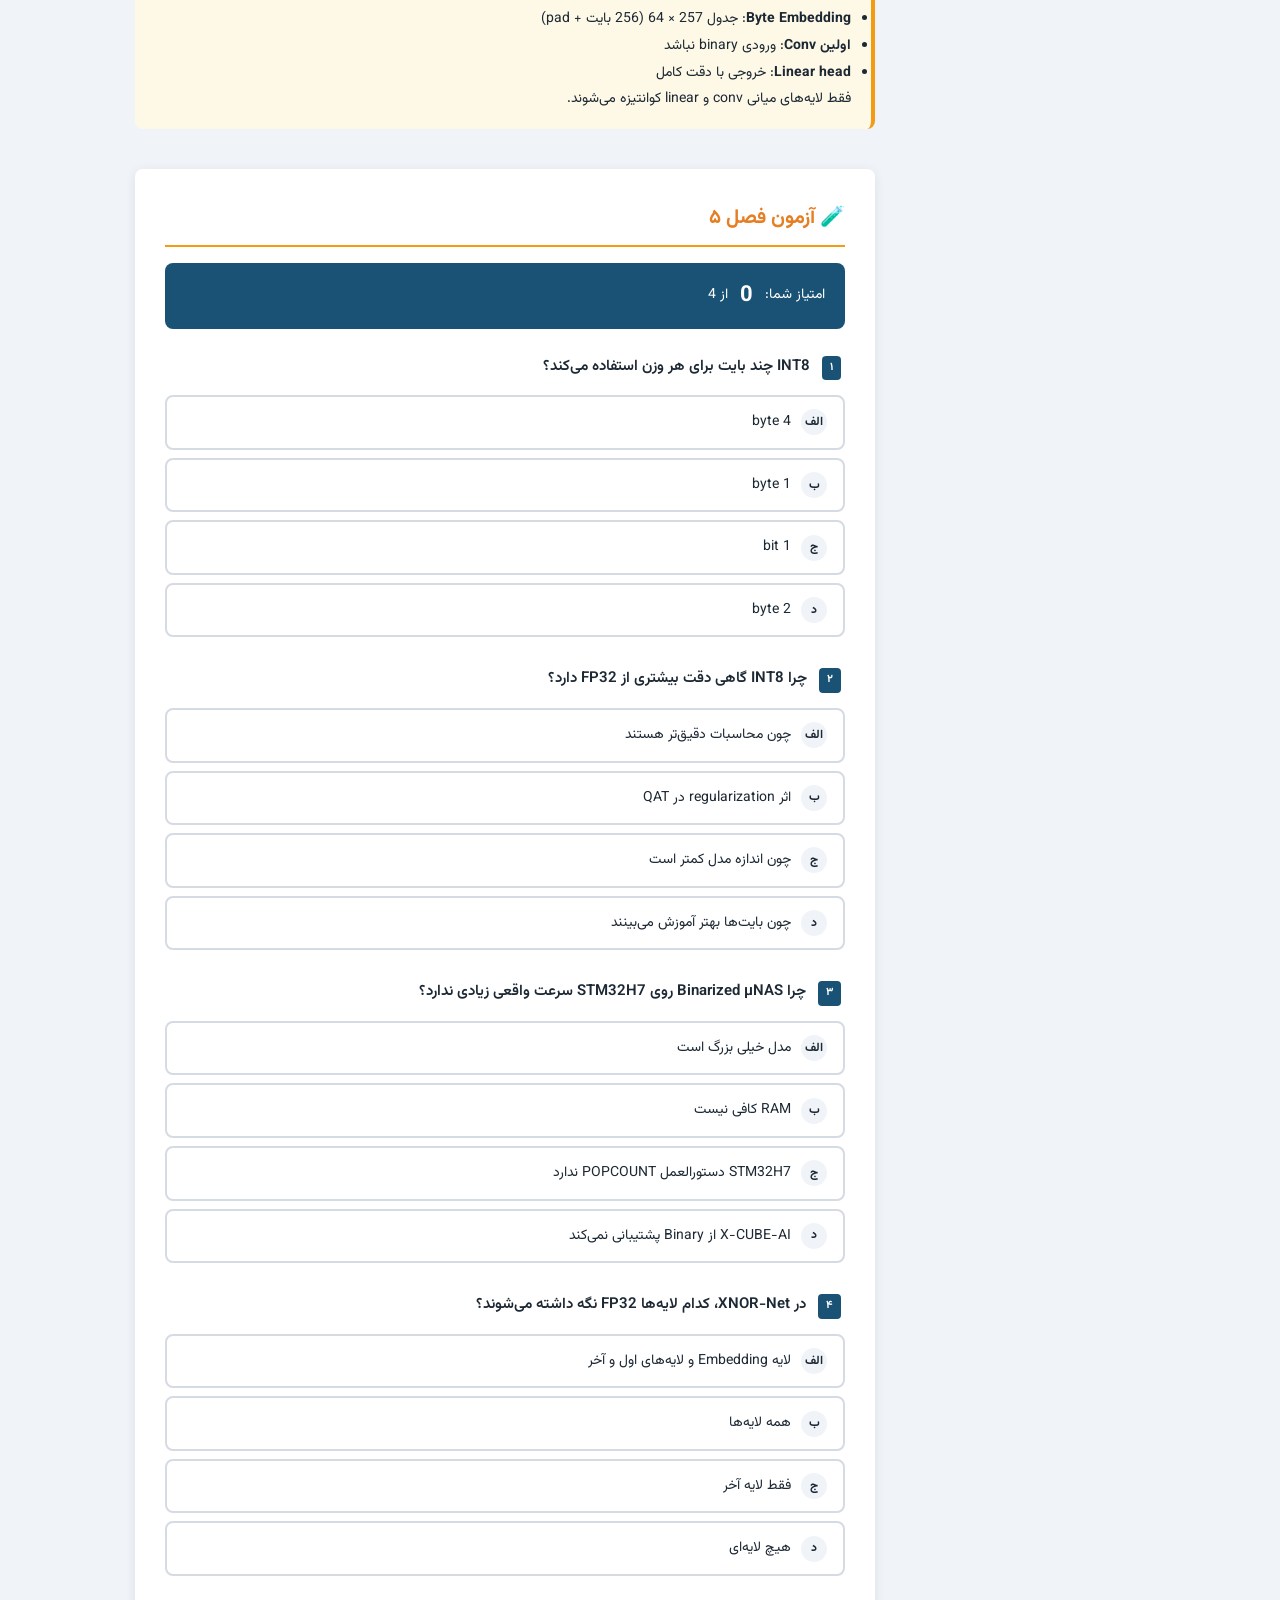
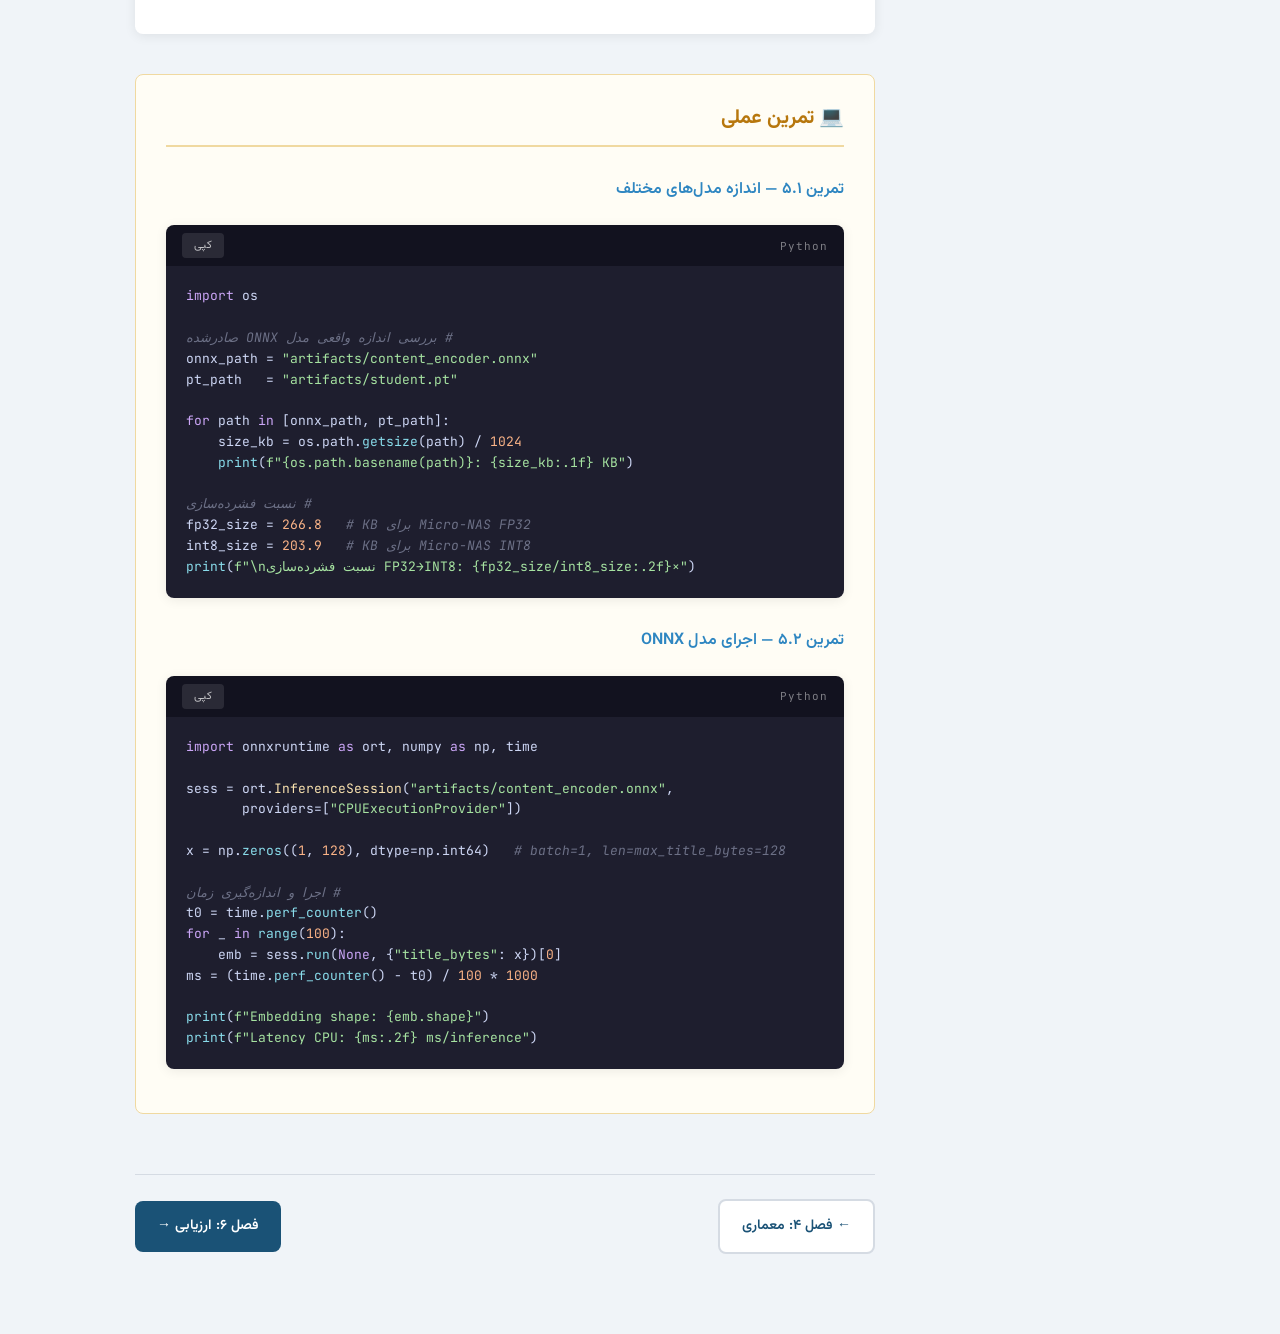
<file: course/05-quantization/index.html>
<!DOCTYPE html>
<html lang="fa" dir="rtl">
<head>
<meta charset="UTF-8">
<meta name="viewport" content="width=device-width, initial-scale=1">
<title>فصل ۵ — فشرده‌سازی | MIND Edge Recommender</title>
<link rel="stylesheet" href="../assets/style.css">
</head>
<body data-chapter="ch05">
<div class="layout">
<nav class="sidebar">
  <div class="sidebar-brand"><h1>MIND Edge Recommender</h1><p>دوره آموزشی | از صفر تا قهرمان</p></div>
  <div class="sidebar-nav">
    <div class="nav-section">فصل‌ها</div>
    <a class="nav-link" href="../01-intro/index.html" data-chapter="ch01"><span class="icon">🏠</span> مقدمه <span class="badge">—</span></a>
    <a class="nav-link" href="../02-datasets/index.html" data-chapter="ch02"><span class="icon">🗄️</span> داده‌ها <span class="badge">—</span></a>
    <a class="nav-link" href="../03-teacher-student/index.html" data-chapter="ch03"><span class="icon">🎓</span> معلم–دانش‌آموز <span class="badge">—</span></a>
    <a class="nav-link" href="../04-architecture/index.html" data-chapter="ch04"><span class="icon">🏗️</span> معماری و NAS <span class="badge">—</span></a>
    <a class="nav-link active" href="../05-quantization/index.html" data-chapter="ch05"><span class="icon">⚡</span> فشرده‌سازی <span class="badge">—</span></a>
    <a class="nav-link" href="../06-evaluation/index.html" data-chapter="ch06"><span class="icon">📊</span> ارزیابی <span class="badge">—</span></a>
    <a class="nav-link" href="../07-deployment/index.html" data-chapter="ch07"><span class="icon">🚀</span> استقرار <span class="badge">—</span></a>
  </div>
</nav>
<main class="main">
<header class="chapter-header">
  <div class="chapter-num">فصل ۵ از ۷</div>
  <h1>فشرده‌سازی مدل</h1>
  <p class="subtitle">FP32 → INT8 → Binary: مقایسه دقت، اندازه و انرژی</p>
  <div class="progress-wrap"><div class="progress-fill" style="width:71%"></div></div>
</header>
<div class="content">

<h2>۵.۱ چرا Quantization؟</h2>
<p><strong>Quantization</strong> وزن‌های float32 مدل را به نوع داده کوچکتر تبدیل می‌کند. نتیجه: مدل کوچکتر، استنتاج سریع‌تر، مصرف انرژی کمتر.</p>

<div class="table-wrap">
<table>
  <thead><tr><th>Precision</th><th>بایت/وزن</th><th>نسبت فشرده‌سازی</th><th>انرژی نسبی</th></tr></thead>
  <tbody>
    <tr><td><strong>FP32</strong></td><td>4 byte</td><td>1×</td><td>~100%</td></tr>
    <tr><td><strong>INT8</strong></td><td>1 byte</td><td>4×</td><td><span class="badge-good">~7-36× کمتر</span></td></tr>
    <tr><td><strong>Binary</strong></td><td>1 bit</td><td>32×</td><td><span class="badge-good">~37× کمتر</span></td></tr>
  </tbody>
</table>
</div>

<h2>۵.۲ سه سطح Precision</h2>

<h3>FP32 — دقت کامل</h3>
<div class="diagram">وزن‌ها: [-0.423, 1.872, -0.091, ...]
هر عدد: 32 bit = 4 byte
مزیت: دقت بالا، محاسبه ساده
مشکل: حافظه زیاد، انرژی بالا</div>

<h3>INT8 — کوانتیزه شده</h3>
<div class="diagram">وزن‌ها: [-54, 127, -12, ...]
هر عدد: 8 bit = 1 byte
فرمول: w_int8 = round(w_fp32 / scale)
مزیت: 4× کوچکتر، سخت‌افزار بهینه‌شده (ARM Cortex-M)
مشکل: کمی افت دقت (اما QAT آن را جبران می‌کند)</div>

<div class="callout callout-info">
  <div class="callout-title">💡 INT8 ≈ FP32</div>
  در پروژه ما INT8 تقریباً همان دقت FP32 را دارد (گاهی کمی بالاتر، به‌خاطر اثر regularization در QAT). این تفاوت‌ها کوچک‌اند و در حد نوسانِ یک seed — پس <strong>ادعا نمی‌کنیم INT8 واقعاً از FP32 بهتر است</strong>. نکتهٔ مهم: کوانتیزه‌کردنِ این مدلِ کوچک دقت را تقریباً تغییر نمی‌دهد ولی اندازه و انرژی را کم می‌کند.
</div>

<h3>Binary — یک‌بیتی</h3>
<div class="diagram">وزن‌ها: [-1, +1, -1, +1, -1, ...]  ← فقط دو مقدار!
XNOR-Net: لایه اول/آخر و Byte Embedding = FP32
لایه‌های میانی = Binary (sign × scale)
مزیت: کوچکترین اندازه ممکن
مشکل: STM32H7 POPCOUNT ندارد → سرعت واقعی کمتر از INT8</div>

<div class="table-wrap">
<table>
  <thead><tr><th>معماری + Precision</th><th>AUC</th><th>Size</th><th>RAM</th><th>Energy (µJ)</th></tr></thead>
  <tbody>
    <tr><td>NAS / FP32</td><td>0.628 ± 0.015</td><td>1567 KB</td><td>256 KB</td><td>166.3</td></tr>
    <tr><td>NAS / INT8</td><td><strong>0.639 ± 0.005</strong></td><td>790 KB</td><td>64 KB</td><td>17.91</td></tr>
    <tr><td>NAS / Binary</td><td>0.598 ± 0.014</td><td>563 KB</td><td>64 KB</td><td>12.54</td></tr>
    <tr class="row-hl"><td>Micro-NAS / INT8 ⭐</td><td><strong>0.614 ± 0.006</strong></td><td><strong>204 KB</strong></td><td>16 KB</td><td><strong>3.16</strong></td></tr>
    <tr><td>Micro-NAS / Binary</td><td>0.554 ± 0.017</td><td>186 KB</td><td>16 KB</td><td>2.72</td></tr>
    <tr><td>Bin.µNAS / Binary</td><td>0.558 ± 0.007</td><td>239 KB</td><td>24 KB</td><td>3.96</td></tr>
  </tbody>
</table>
</div>

<h2>۵.۳ PTQ vs QAT</h2>
<div class="table-wrap">
<table>
  <thead><tr><th>روش</th><th>توضیح</th><th>مزیت</th><th>مشکل</th></tr></thead>
  <tbody>
    <tr><td><strong>PTQ</strong><br>Post-Training Quantization</td><td>مدل آموزش‌دیده FP32 را مستقیماً کوانتیزه کن</td><td>سریع، بدون آموزش مجدد</td><td>کمی افت دقت</td></tr>
    <tr><td><strong>QAT</strong><br>Quantization-Aware Training</td><td>در حین آموزش، quantization شبیه‌سازی کن</td><td>دقت بهتر، گاهی بهتر از FP32</td><td>نیاز به آموزش مجدد</td></tr>
  </tbody>
</table>
</div>

<h2>۵.۴ کد Quantization</h2>
<div class="code-wrap">
  <div class="code-header"><span class="code-lang">Python — src/quantize.py (ساده‌شده)</span><button class="copy-btn">کپی</button></div>
  <pre><span class="kw">from</span> src.quantize <span class="kw">import</span> convert_to_quant

<span class="cmt"># یک مدل آموزش‌دیدهٔ FP32 را به INT8 یا Binary تبدیل کن. لایه‌های داخلی</span>
<span class="cmt"># Conv1d/Linear با fake-quant + STE کوانتیزه می‌شوند؛ embedding و</span>
<span class="cmt"># proj_in/head به‌صورت FP32 می‌مانند (روش XNOR-Net).</span>
q_int8   = convert_to_quant(model, <span class="str">"int8"</span>)     <span class="cmt"># PTQ؛ برای QAT دوباره train کن</span>
q_binary = convert_to_quant(model, <span class="str">"binary"</span>)

<span class="cmt"># هستهٔ کوانتیزه‌سازی در src/quantize.py (ساده‌شده):</span>
<span class="kw">def</span> <span class="fn">fake_quant_weight</span>(w, bits):
    <span class="kw">if</span> bits == <span class="num">1</span>:                          <span class="cmt"># Binary: sign × میانگین|w| (per-channel)</span>
        scale = w.<span class="fn">abs</span>().<span class="fn">mean</span>(dim=<span class="num">1</span>, keepdim=<span class="kw">True</span>)
        <span class="kw">return</span> _SignSTE.<span class="fn">apply</span>(w) * scale
    qmax  = <span class="num">2</span> ** (bits - <span class="num">1</span>) - <span class="num">1</span>        <span class="cmt"># INT8: qmax = 127</span>
    scale = w.<span class="fn">abs</span>().<span class="fn">amax</span>(dim=<span class="num">1</span>, keepdim=<span class="kw">True</span>) / qmax
    <span class="kw">return</span> _RoundSTE.<span class="fn">apply</span>((w / scale).<span class="fn">clamp</span>(-qmax-<span class="num">1</span>, qmax)) * scale</pre>
</div>

<div class="callout callout-success">
  <div class="callout-title">✅ بازیابی دقت Binary (هدف اصلی ما)</div>
  Binaryِ ساده هزینه دارد: Micro-NAS/Binary به <strong>0.554 ± 0.017</strong> می‌رسد (میانگین سه seed؛ اجرای تکیِ ژوئن 0.521 بود و «نزدیک به تصادف» به نظر می‌رسید). با تکنیک‌های <strong>ReActNet</strong> (RSign/RPReLU) + میان‌بر <strong>Bi-Real</strong> و مقداردهیِ اولیه با distillation، دقتِ binary به <strong>0.587 ± 0.012</strong> در 194KB می‌رسد: 0.032 بالاتر از binaryِ ساده و 0.018 پایین‌تر از NRMSِ کاهش‌یافته (27 MB). Binary گزینهٔ کم‌ترین‌فوت‌پرینت است؛ INT8 هنوز در دقت جلوتر.
</div>

<h2>۵.۵ XNOR-Net — لایه‌های Full-Precision</h2>
<div class="callout callout-warn">
  <div class="callout-title">⚠️ نکته مهم</div>
  در پروژه ما (مثل XNOR-Net) لایه‌های زیر همیشه FP32 نگه داشته می‌شوند:
  <ul style="margin-top:8px">
    <li><strong>Byte Embedding</strong>: جدول 257 × 64 (256 بایت + pad)</li>
    <li><strong>اولین Conv</strong>: ورودی binary نباشد</li>
    <li><strong>Linear head</strong>: خروجی با دقت کامل</li>
  </ul>
  فقط لایه‌های میانی conv و linear کوانتیزه می‌شوند.
</div>

<!-- QUIZ -->
<section class="quiz-section">
  <h2>🧪 آزمون فصل ۵</h2>
  <div class="quiz-score">امتیاز شما: <span class="score-num">0</span> از 4</div>

  <div class="question-block" data-correct="1">
    <p class="question-text"><span class="q-num">۱</span> INT8 چند بایت برای هر وزن استفاده می‌کند؟</p>
    <div class="options">
      <div class="option"><div class="opt-letter">الف</div> 4 byte</div>
      <div class="option"><div class="opt-letter">ب</div> 1 byte</div>
      <div class="option"><div class="opt-letter">ج</div> 1 bit</div>
      <div class="option"><div class="opt-letter">د</div> 2 byte</div>
    </div>
    <div class="explanation">INT8 یک بایت (8 bit) برای هر وزن استفاده می‌کند — ۴× کوچکتر از FP32 با ۴ بایت. Binary فقط ۱ بیت است.</div>
  </div>

  <div class="question-block" data-correct="1">
    <p class="question-text"><span class="q-num">۲</span> چرا INT8 گاهی دقت بیشتری از FP32 دارد؟</p>
    <div class="options">
      <div class="option"><div class="opt-letter">الف</div> چون محاسبات دقیق‌تر هستند</div>
      <div class="option"><div class="opt-letter">ب</div> اثر regularization در QAT</div>
      <div class="option"><div class="opt-letter">ج</div> چون اندازه مدل کمتر است</div>
      <div class="option"><div class="opt-letter">د</div> چون بایت‌ها بهتر آموزش می‌بینند</div>
    </div>
    <div class="explanation">در QAT، شبیه‌سازی quantization نوعی regularization ایجاد می‌کند که گاهی از overfitting جلوگیری کرده و دقت را بهبود می‌دهد.</div>
  </div>

  <div class="question-block" data-correct="2">
    <p class="question-text"><span class="q-num">۳</span> چرا Binarized µNAS روی STM32H7 سرعت واقعی زیادی ندارد؟</p>
    <div class="options">
      <div class="option"><div class="opt-letter">الف</div> مدل خیلی بزرگ است</div>
      <div class="option"><div class="opt-letter">ب</div> RAM کافی نیست</div>
      <div class="option"><div class="opt-letter">ج</div> STM32H7 دستورالعمل POPCOUNT ندارد</div>
      <div class="option"><div class="opt-letter">د</div> X-CUBE-AI از Binary پشتیبانی نمی‌کند</div>
    </div>
    <div class="explanation">محاسبات binary روی Cortex-M7 نیاز به POPCOUNT دارند. چون این دستورالعمل در STM32H7 نیست، binary از نظر سرعت مزیتی نسبت به INT8 ندارد. Binary فقط از نظر footprint (اندازه ذخیره‌سازی) مفید است.</div>
  </div>

  <div class="question-block" data-correct="0">
    <p class="question-text"><span class="q-num">۴</span> در XNOR-Net، کدام لایه‌ها FP32 نگه داشته می‌شوند؟</p>
    <div class="options">
      <div class="option"><div class="opt-letter">الف</div> لایه Embedding و لایه‌های اول و آخر</div>
      <div class="option"><div class="opt-letter">ب</div> همه لایه‌ها</div>
      <div class="option"><div class="opt-letter">ج</div> فقط لایه آخر</div>
      <div class="option"><div class="opt-letter">د</div> هیچ لایه‌ای</div>
    </div>
    <div class="explanation">XNOR-Net توصیه می‌کند Byte Embedding، اولین لایه، و آخرین لایه FP32 بمانند. این از افت شدید دقت جلوگیری می‌کند.</div>
  </div>

  <div class="quiz-result"><div class="result-score"></div><div class="result-msg"></div></div>
</section>

<!-- Practice -->
<section class="practice-section">
  <h2>💻 تمرین عملی</h2>
  <h3>تمرین ۵.۱ — اندازه مدل‌های مختلف</h3>
  <div class="code-wrap">
    <div class="code-header"><span class="code-lang">Python</span><button class="copy-btn">کپی</button></div>
    <pre><span class="kw">import</span> os

<span class="cmt"># بررسی اندازه واقعی مدل ONNX صادرشده</span>
onnx_path = <span class="str">"artifacts/content_encoder.onnx"</span>
pt_path   = <span class="str">"artifacts/student.pt"</span>

<span class="kw">for</span> path <span class="kw">in</span> [onnx_path, pt_path]:
    size_kb = os.path.<span class="fn">getsize</span>(path) / <span class="num">1024</span>
    <span class="fn">print</span>(<span class="str">f"{os.path.basename(path)}: {size_kb:.1f} KB"</span>)

<span class="cmt"># نسبت فشرده‌سازی</span>
fp32_size = <span class="num">266.8</span>   <span class="cmt"># KB برای Micro-NAS FP32</span>
int8_size = <span class="num">203.9</span>   <span class="cmt"># KB برای Micro-NAS INT8</span>
<span class="fn">print</span>(<span class="str">f"\nنسبت فشرده‌سازی FP32→INT8: {fp32_size/int8_size:.2f}×"</span>)</pre>
  </div>

  <h3>تمرین ۵.۲ — اجرای مدل ONNX</h3>
  <div class="code-wrap">
    <div class="code-header"><span class="code-lang">Python</span><button class="copy-btn">کپی</button></div>
    <pre><span class="kw">import</span> onnxruntime <span class="kw">as</span> ort, numpy <span class="kw">as</span> np, time

sess = ort.<span class="cls">InferenceSession</span>(<span class="str">"artifacts/content_encoder.onnx"</span>,
       providers=[<span class="str">"CPUExecutionProvider"</span>])

x = np.<span class="fn">zeros</span>((<span class="num">1</span>, <span class="num">128</span>), dtype=np.int64)   <span class="cmt"># batch=1, len=max_title_bytes=128</span>

<span class="cmt"># اجرا و اندازه‌گیری زمان</span>
t0 = time.<span class="fn">perf_counter</span>()
<span class="kw">for</span> _ <span class="kw">in</span> <span class="fn">range</span>(<span class="num">100</span>):
    emb = sess.<span class="fn">run</span>(<span class="kw">None</span>, {<span class="str">"title_bytes"</span>: x})[<span class="num">0</span>]
ms = (time.<span class="fn">perf_counter</span>() - t0) / <span class="num">100</span> * <span class="num">1000</span>

<span class="fn">print</span>(<span class="str">f"Embedding shape: {emb.shape}"</span>)
<span class="fn">print</span>(<span class="str">f"Latency CPU: {ms:.2f} ms/inference"</span>)</pre>
  </div>
</section>

<nav class="chapter-nav">
  <a class="nav-btn secondary" href="../04-architecture/index.html">← فصل ۴: معماری</a>
  <a class="nav-btn" href="../06-evaluation/index.html">فصل ۶: ارزیابی →</a>
</nav>
</div>
</main>
</div>
<script src="../assets/quiz.js"></script>
</body>
</html>
</file>
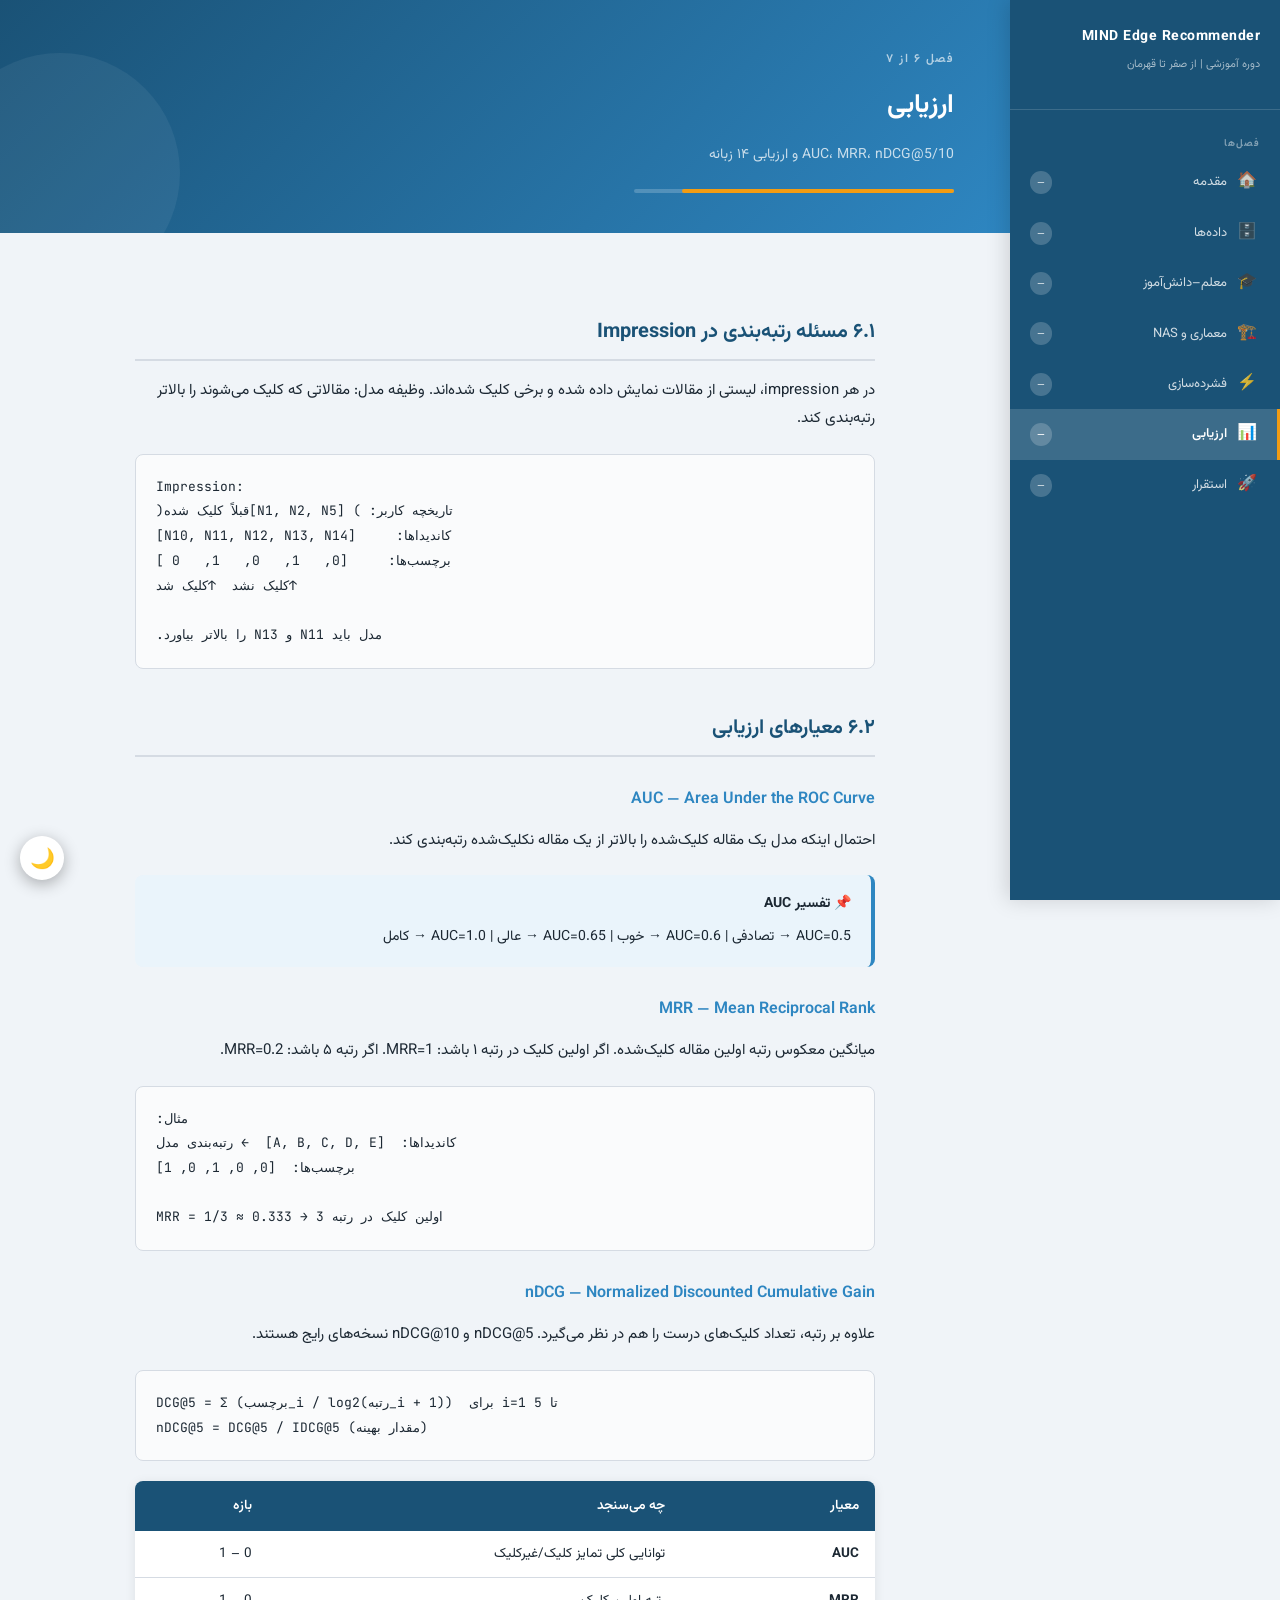
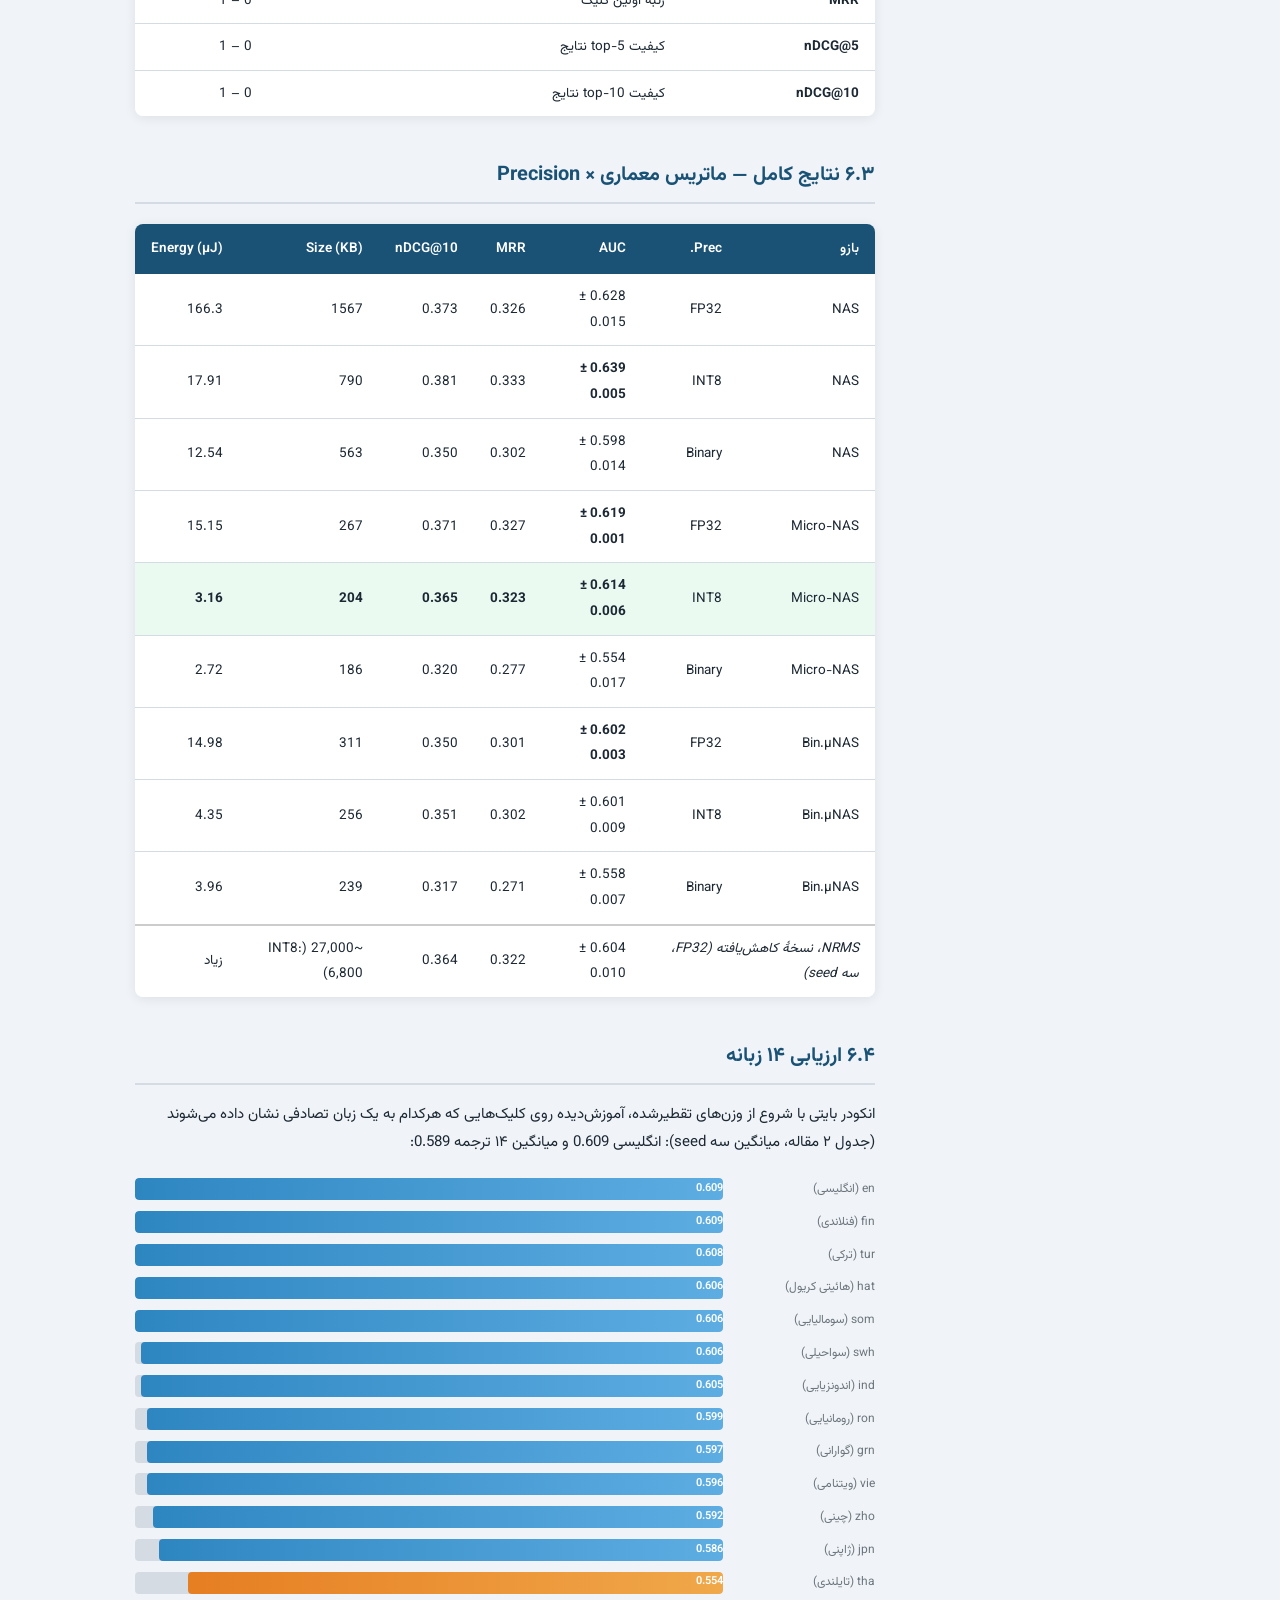
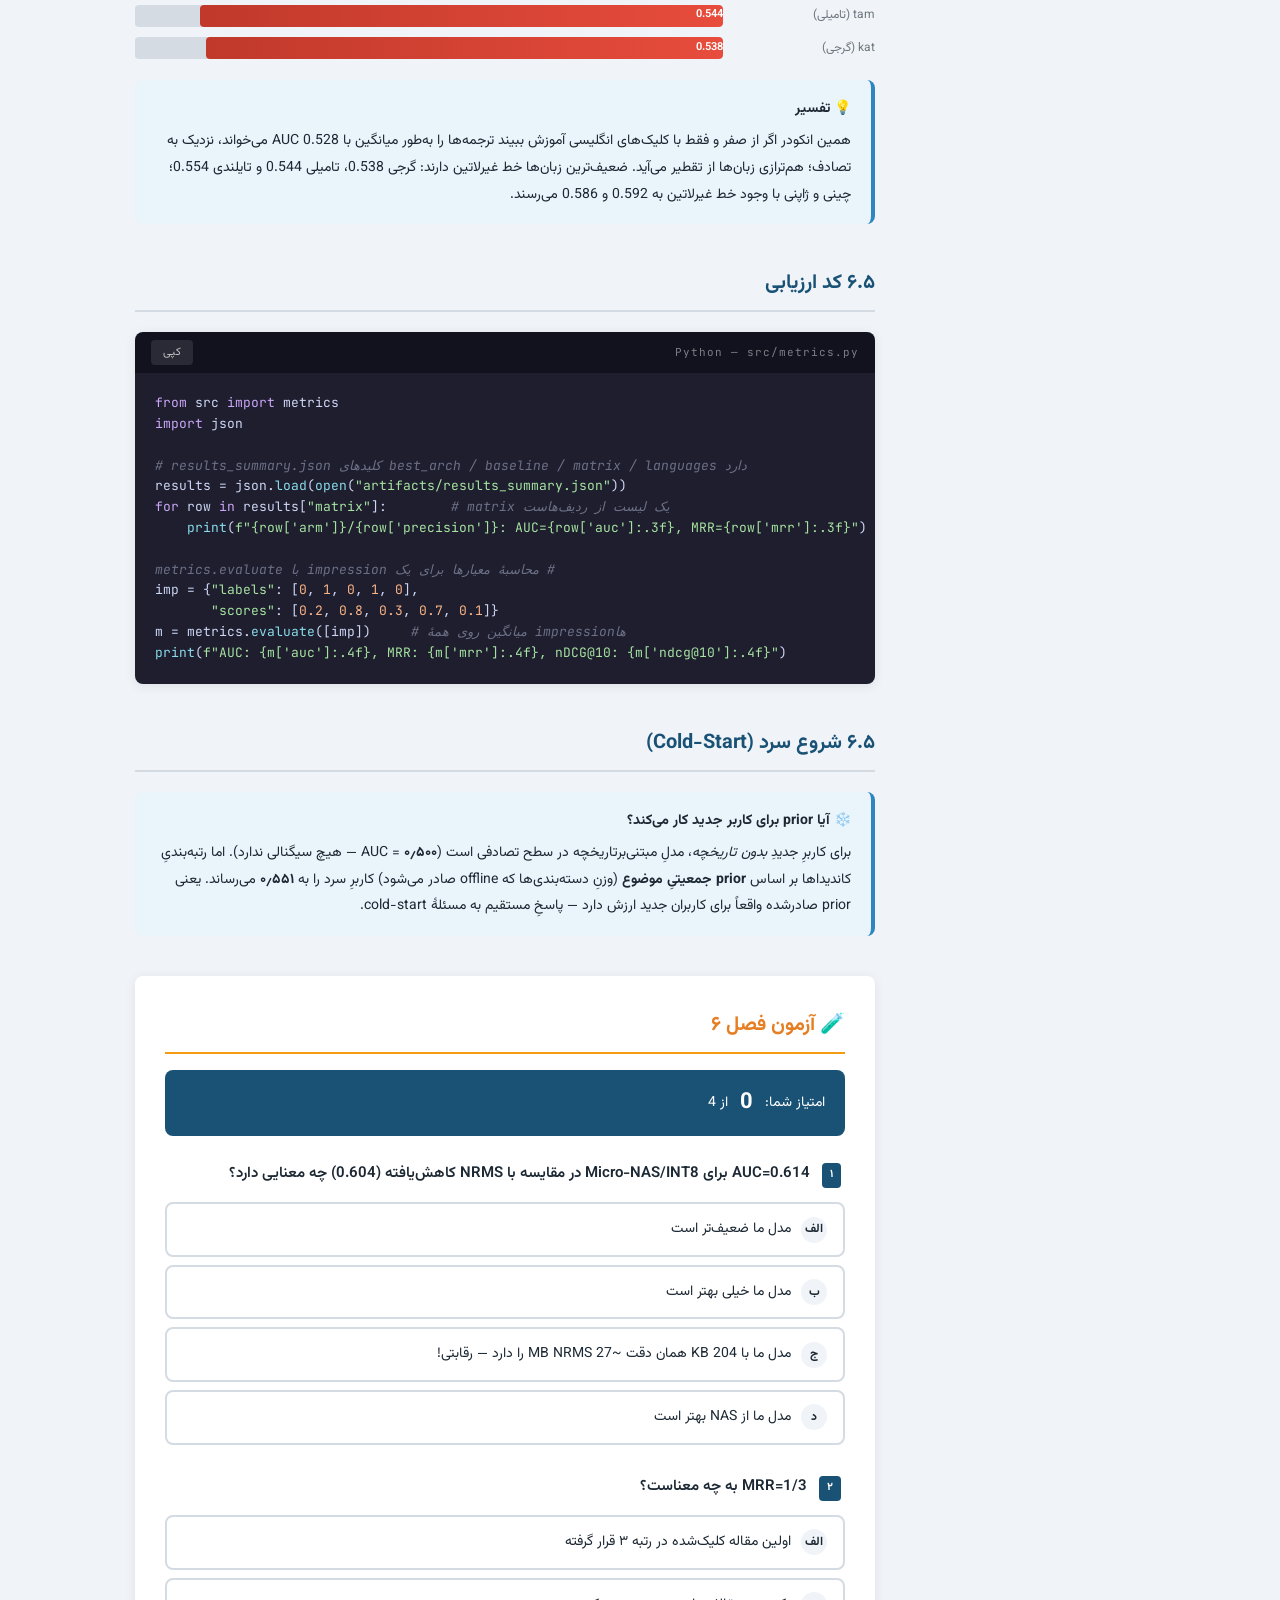
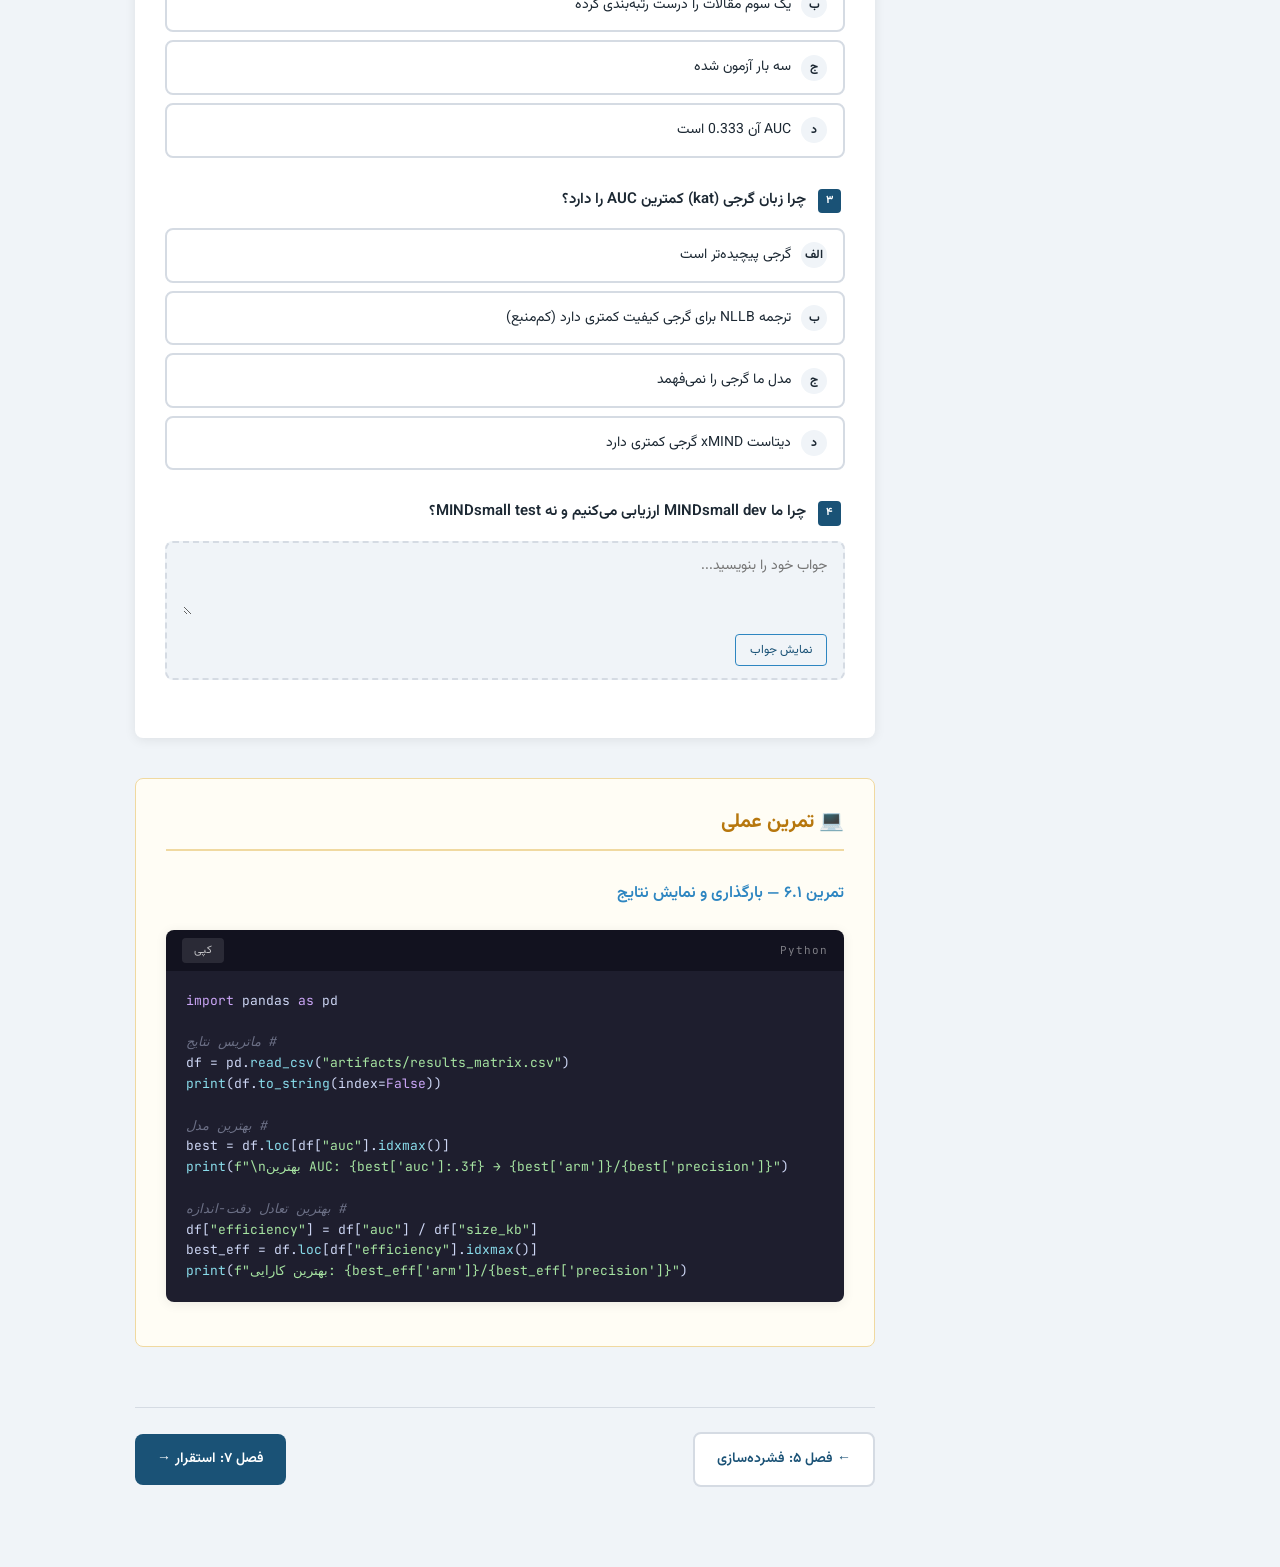
<file: course/06-evaluation/index.html>
<!DOCTYPE html>
<html lang="fa" dir="rtl">
<head>
<meta charset="UTF-8">
<meta name="viewport" content="width=device-width, initial-scale=1">
<title>فصل ۶ — ارزیابی | MIND Edge Recommender</title>
<link rel="stylesheet" href="../assets/style.css">
</head>
<body data-chapter="ch06">
<div class="layout">
<nav class="sidebar">
  <div class="sidebar-brand"><h1>MIND Edge Recommender</h1><p>دوره آموزشی | از صفر تا قهرمان</p></div>
  <div class="sidebar-nav">
    <div class="nav-section">فصل‌ها</div>
    <a class="nav-link" href="../01-intro/index.html" data-chapter="ch01"><span class="icon">🏠</span> مقدمه <span class="badge">—</span></a>
    <a class="nav-link" href="../02-datasets/index.html" data-chapter="ch02"><span class="icon">🗄️</span> داده‌ها <span class="badge">—</span></a>
    <a class="nav-link" href="../03-teacher-student/index.html" data-chapter="ch03"><span class="icon">🎓</span> معلم–دانش‌آموز <span class="badge">—</span></a>
    <a class="nav-link" href="../04-architecture/index.html" data-chapter="ch04"><span class="icon">🏗️</span> معماری و NAS <span class="badge">—</span></a>
    <a class="nav-link" href="../05-quantization/index.html" data-chapter="ch05"><span class="icon">⚡</span> فشرده‌سازی <span class="badge">—</span></a>
    <a class="nav-link active" href="../06-evaluation/index.html" data-chapter="ch06"><span class="icon">📊</span> ارزیابی <span class="badge">—</span></a>
    <a class="nav-link" href="../07-deployment/index.html" data-chapter="ch07"><span class="icon">🚀</span> استقرار <span class="badge">—</span></a>
  </div>
</nav>
<main class="main">
<header class="chapter-header">
  <div class="chapter-num">فصل ۶ از ۷</div>
  <h1>ارزیابی</h1>
  <p class="subtitle">AUC، MRR، nDCG@5/10 و ارزیابی ۱۴ زبانه</p>
  <div class="progress-wrap"><div class="progress-fill" style="width:85%"></div></div>
</header>
<div class="content">

<h2>۶.۱ مسئله رتبه‌بندی در Impression</h2>
<p>در هر impression، لیستی از مقالات نمایش داده شده و برخی کلیک شده‌اند. وظیفه مدل: مقالاتی که کلیک می‌شوند را بالاتر رتبه‌بندی کند.</p>

<div class="diagram">Impression:
  تاریخچه کاربر: [N1, N2, N5] (قبلاً کلیک شده)
  کاندیداها:     [N10, N11, N12, N13, N14]
  برچسب‌ها:     [0,   1,   0,   1,   0 ]
                  ↑کلیک نشد  ↑کلیک شد

مدل باید N11 و N13 را بالاتر بیاورد.</div>

<h2>۶.۲ معیارهای ارزیابی</h2>

<h3>AUC — Area Under the ROC Curve</h3>
<p>احتمال اینکه مدل یک مقاله کلیک‌شده را بالاتر از یک مقاله نکلیک‌شده رتبه‌بندی کند.</p>
<div class="callout callout-info"><div class="callout-title">📌 تفسیر AUC</div>
AUC=0.5 → تصادفی | AUC=0.6 → خوب | AUC=0.65 → عالی | AUC=1.0 → کامل
</div>

<h3>MRR — Mean Reciprocal Rank</h3>
<p>میانگین معکوس رتبه اولین مقاله کلیک‌شده. اگر اولین کلیک در رتبه ۱ باشد: MRR=1. اگر رتبه ۵ باشد: MRR=0.2.</p>
<div class="diagram">مثال:
کاندیداها:  [A, B, C, D, E]  ← رتبه‌بندی مدل
برچسب‌ها:  [0, 0, 1, 0, 1]

اولین کلیک در رتبه 3 → MRR = 1/3 ≈ 0.333</div>

<h3>nDCG — Normalized Discounted Cumulative Gain</h3>
<p>علاوه بر رتبه، تعداد کلیک‌های درست را هم در نظر می‌گیرد. nDCG@5 و nDCG@10 نسخه‌های رایج هستند.</p>
<div class="diagram">DCG@5 = Σ (برچسب_i / log2(رتبه_i + 1))  برای i=1 تا 5
nDCG@5 = DCG@5 / IDCG@5 (مقدار بهینه)</div>

<div class="table-wrap">
<table>
  <thead><tr><th>معیار</th><th>چه می‌سنجد</th><th>بازه</th></tr></thead>
  <tbody>
    <tr><td><strong>AUC</strong></td><td>توانایی کلی تمایز کلیک/غیرکلیک</td><td>0 – 1</td></tr>
    <tr><td><strong>MRR</strong></td><td>رتبه اولین کلیک</td><td>0 – 1</td></tr>
    <tr><td><strong>nDCG@5</strong></td><td>کیفیت top-5 نتایج</td><td>0 – 1</td></tr>
    <tr><td><strong>nDCG@10</strong></td><td>کیفیت top-10 نتایج</td><td>0 – 1</td></tr>
  </tbody>
</table>
</div>

<h2>۶.۳ نتایج کامل — ماتریس معماری × Precision</h2>
<div class="table-wrap">
<table>
  <thead><tr><th>بازو</th><th>Prec.</th><th>AUC</th><th>MRR</th><th>nDCG@10</th><th>Size (KB)</th><th>Energy (µJ)</th></tr></thead>
  <tbody>
    <tr><td>NAS</td><td>FP32</td><td>0.628 ± 0.015</td><td>0.326</td><td>0.373</td><td>1567</td><td>166.3</td></tr>
    <tr><td>NAS</td><td>INT8</td><td><strong>0.639 ± 0.005</strong></td><td>0.333</td><td>0.381</td><td>790</td><td>17.91</td></tr>
    <tr><td>NAS</td><td>Binary</td><td>0.598 ± 0.014</td><td>0.302</td><td>0.350</td><td>563</td><td>12.54</td></tr>
    <tr><td>Micro-NAS</td><td>FP32</td><td><strong>0.619 ± 0.001</strong></td><td>0.327</td><td>0.371</td><td>267</td><td>15.15</td></tr>
    <tr class="row-hl"><td>Micro-NAS</td><td>INT8</td><td><strong>0.614 ± 0.006</strong></td><td><strong>0.323</strong></td><td><strong>0.365</strong></td><td><strong>204</strong></td><td><strong>3.16</strong></td></tr>
    <tr><td>Micro-NAS</td><td>Binary</td><td>0.554 ± 0.017</td><td>0.277</td><td>0.320</td><td>186</td><td>2.72</td></tr>
    <tr><td>Bin.µNAS</td><td>FP32</td><td><strong>0.602 ± 0.003</strong></td><td>0.301</td><td>0.350</td><td>311</td><td>14.98</td></tr>
    <tr><td>Bin.µNAS</td><td>INT8</td><td>0.601 ± 0.009</td><td>0.302</td><td>0.351</td><td>256</td><td>4.35</td></tr>
    <tr><td>Bin.µNAS</td><td>Binary</td><td>0.558 ± 0.007</td><td>0.271</td><td>0.317</td><td>239</td><td>3.96</td></tr>
    <tr style="border-top:2px solid #ccc"><td colspan="2"><em>NRMS، نسخهٔ کاهش‌یافته (FP32، سه seed)</em></td><td>0.604 ± 0.010</td><td>0.322</td><td>0.364</td><td>~27,000 (INT8: 6,800)</td><td>زیاد</td></tr>
  </tbody>
</table>
</div>

<h2>۶.۴ ارزیابی ۱۴ زبانه</h2>
<p>انکودر بایتی با شروع از وزن‌های تقطیرشده، آموزش‌دیده روی کلیک‌هایی که هرکدام به یک زبان تصادفی نشان داده می‌شوند (جدول ۲ مقاله، میانگین سه seed): انگلیسی 0.609 و میانگین ۱۴ ترجمه 0.589:</p>

<div class="bar-chart">
  <div class="bar-row"><div class="bar-label">en (انگلیسی)</div><div class="bar-track"><div class="bar-fill blue" data-width="100%">0.609</div></div></div>
  <div class="bar-row"><div class="bar-label">fin (فنلاندی)</div><div class="bar-track"><div class="bar-fill blue" data-width="100%">0.609</div></div></div>
  <div class="bar-row"><div class="bar-label">tur (ترکی)</div><div class="bar-track"><div class="bar-fill blue" data-width="100%">0.608</div></div></div>
  <div class="bar-row"><div class="bar-label">hat (هائیتی کریول)</div><div class="bar-track"><div class="bar-fill blue" data-width="100%">0.606</div></div></div>
  <div class="bar-row"><div class="bar-label">som (سومالیایی)</div><div class="bar-track"><div class="bar-fill blue" data-width="100%">0.606</div></div></div>
  <div class="bar-row"><div class="bar-label">swh (سواحیلی)</div><div class="bar-track"><div class="bar-fill blue" data-width="99%">0.606</div></div></div>
  <div class="bar-row"><div class="bar-label">ind (اندونزیایی)</div><div class="bar-track"><div class="bar-fill blue" data-width="99%">0.605</div></div></div>
  <div class="bar-row"><div class="bar-label">ron (رومانیایی)</div><div class="bar-track"><div class="bar-fill blue" data-width="98%">0.599</div></div></div>
  <div class="bar-row"><div class="bar-label">grn (گوارانی)</div><div class="bar-track"><div class="bar-fill blue" data-width="98%">0.597</div></div></div>
  <div class="bar-row"><div class="bar-label">vie (ویتنامی)</div><div class="bar-track"><div class="bar-fill blue" data-width="98%">0.596</div></div></div>
  <div class="bar-row"><div class="bar-label">zho (چینی)</div><div class="bar-track"><div class="bar-fill blue" data-width="97%">0.592</div></div></div>
  <div class="bar-row"><div class="bar-label">jpn (ژاپنی)</div><div class="bar-track"><div class="bar-fill blue" data-width="96%">0.586</div></div></div>
  <div class="bar-row"><div class="bar-label">tha (تایلندی)</div><div class="bar-track"><div class="bar-fill orange" data-width="91%">0.554</div></div></div>
  <div class="bar-row"><div class="bar-label">tam (تامیلی)</div><div class="bar-track"><div class="bar-fill red" data-width="89%">0.544</div></div></div>
  <div class="bar-row"><div class="bar-label">kat (گرجی)</div><div class="bar-track"><div class="bar-fill red" data-width="88%">0.538</div></div></div>
</div>

<div class="callout callout-info">
  <div class="callout-title">💡 تفسیر</div>
  همین انکودر اگر از صفر و فقط با کلیک‌های انگلیسی آموزش ببیند ترجمه‌ها را به‌طور میانگین با AUC 0.528 می‌خواند، نزدیک به تصادف؛ هم‌ترازی زبان‌ها از تقطیر می‌آید. ضعیف‌ترین زبان‌ها خط غیرلاتین دارند: گرجی 0.538، تامیلی 0.544 و تایلندی 0.554؛ چینی و ژاپنی با وجود خط غیرلاتین به 0.592 و 0.586 می‌رسند.
</div>

<h2>۶.۵ کد ارزیابی</h2>
<div class="code-wrap">
  <div class="code-header"><span class="code-lang">Python — src/metrics.py</span><button class="copy-btn">کپی</button></div>
  <pre><span class="kw">from</span> src <span class="kw">import</span> metrics
<span class="kw">import</span> json

<span class="cmt"># results_summary.json کلیدهای best_arch / baseline / matrix / languages دارد</span>
results = json.<span class="fn">load</span>(<span class="fn">open</span>(<span class="str">"artifacts/results_summary.json"</span>))
<span class="kw">for</span> row <span class="kw">in</span> results[<span class="str">"matrix"</span>]:        <span class="cmt"># matrix یک لیست از ردیف‌هاست</span>
    <span class="fn">print</span>(<span class="str">f"{row['arm']}/{row['precision']}: AUC={row['auc']:.3f}, MRR={row['mrr']:.3f}"</span>)

<span class="cmt"># محاسبهٔ معیارها برای یک impression با metrics.evaluate</span>
imp = {<span class="str">"labels"</span>: [<span class="num">0</span>, <span class="num">1</span>, <span class="num">0</span>, <span class="num">1</span>, <span class="num">0</span>],
       <span class="str">"scores"</span>: [<span class="num">0.2</span>, <span class="num">0.8</span>, <span class="num">0.3</span>, <span class="num">0.7</span>, <span class="num">0.1</span>]}
m = metrics.<span class="fn">evaluate</span>([imp])     <span class="cmt"># میانگین روی همهٔ impressionها</span>
<span class="fn">print</span>(<span class="str">f"AUC: {m['auc']:.4f}, MRR: {m['mrr']:.4f}, nDCG@10: {m['ndcg@10']:.4f}"</span>)</pre>
</div>

<!-- QUIZ -->
<h2>۶.۵ شروع سرد (Cold-Start)</h2>
<div class="callout callout-info">
  <div class="callout-title">❄️ آیا prior برای کاربر جدید کار می‌کند؟</div>
  برای کاربرِ جدیدِ <em>بدون تاریخچه</em>، مدلِ مبتنی‌بر‌تاریخچه در سطح تصادفی است (AUC = <strong>۰٫۵۰۰</strong> — هیچ سیگنالی ندارد). اما رتبه‌بندیِ کاندیداها بر اساس <strong>prior جمعیتیِ موضوع</strong> (وزنِ دسته‌بندی‌ها که offline صادر می‌شود) کاربرِ سرد را به <strong>۰٫۵۵۱</strong> می‌رساند. یعنی prior صادرشده واقعاً برای کاربران جدید ارزش دارد — پاسخِ مستقیم به مسئلهٔ cold-start.
</div>

<section class="quiz-section">
  <h2>🧪 آزمون فصل ۶</h2>
  <div class="quiz-score">امتیاز شما: <span class="score-num">0</span> از 4</div>

  <div class="question-block" data-correct="2">
    <p class="question-text"><span class="q-num">۱</span> AUC=0.614 برای Micro-NAS/INT8 در مقایسه با NRMS کاهش‌یافته (0.604) چه معنایی دارد؟</p>
    <div class="options">
      <div class="option"><div class="opt-letter">الف</div> مدل ما ضعیف‌تر است</div>
      <div class="option"><div class="opt-letter">ب</div> مدل ما خیلی بهتر است</div>
      <div class="option"><div class="opt-letter">ج</div> مدل ما با 204 KB همان دقت ~27 MB NRMS را دارد — رقابتی!</div>
      <div class="option"><div class="opt-letter">د</div> مدل ما از NAS بهتر است</div>
    </div>
    <div class="explanation">0.614 در برابر 0.604: تفاوتی در حد نوسان seedها (انحراف معیار 0.006 و 0.010)؛ مهم این است که این دقت با فقط 204 KB به دست می‌آید، در برابر ~27 MB (FP32) یا 6.8 MB (INT8) برای NRMS. این مدل از صفر و فقط با کلیک‌های انگلیسی آموزش دیده و ترجمه‌ها را نزدیک به تصادف می‌خواند (بخش ۶.۴).</div>
  </div>

  <div class="question-block" data-correct="0">
    <p class="question-text"><span class="q-num">۲</span> MRR=1/3 به چه معناست؟</p>
    <div class="options">
      <div class="option"><div class="opt-letter">الف</div> اولین مقاله کلیک‌شده در رتبه ۳ قرار گرفته</div>
      <div class="option"><div class="opt-letter">ب</div> یک سوم مقالات را درست رتبه‌بندی کرده</div>
      <div class="option"><div class="opt-letter">ج</div> سه بار آزمون شده</div>
      <div class="option"><div class="opt-letter">د</div> AUC آن 0.333 است</div>
    </div>
    <div class="explanation">MRR = 1/rank. اگر MRR = 1/3 ≈ 0.333، یعنی اولین مقاله کلیک‌شده به طور متوسط در رتبه ۳ از top قرار گرفته.</div>
  </div>

  <div class="question-block" data-correct="1">
    <p class="question-text"><span class="q-num">۳</span> چرا زبان گرجی (kat) کمترین AUC را دارد؟</p>
    <div class="options">
      <div class="option"><div class="opt-letter">الف</div> گرجی پیچیده‌تر است</div>
      <div class="option"><div class="opt-letter">ب</div> ترجمه NLLB برای گرجی کیفیت کمتری دارد (کم‌منبع)</div>
      <div class="option"><div class="opt-letter">ج</div> مدل ما گرجی را نمی‌فهمد</div>
      <div class="option"><div class="opt-letter">د</div> دیتاست xMIND گرجی کمتری دارد</div>
    </div>
    <div class="explanation">NLLB-3.3B برای زبان‌های کم‌منبع مثل گرجی داده آموزشی کمتری داشته، پس کیفیت ترجمه پایین‌تر است. وقتی ترجمه ضعیف باشد، anchor embedding با متن فاصله می‌گیرد.</div>
  </div>

  <div class="question-block" data-correct="-1">
    <p class="question-text"><span class="q-num">۴</span> چرا ما MINDsmall dev ارزیابی می‌کنیم و نه MINDsmall test؟</p>
    <div class="open-answer">
      <textarea placeholder="جواب خود را بنویسید..."></textarea>
      <div class="explanation" style="display:none">برچسب‌های MINDsmall test به صورت عمومی در دسترس نیستند. فقط از طریق سیستم ارزیابی رسمی Microsoft قابل ارزیابی است. پس محققان با MINDsmall dev کار می‌کنند. نتایج MINDlarge-test از مقاله اصلی NRMS به عنوان مرجع خارجی ذکر می‌شود.</div>
      <button class="reveal-btn">نمایش جواب</button>
    </div>
  </div>

  <div class="quiz-result"><div class="result-score"></div><div class="result-msg"></div></div>
</section>

<!-- Practice -->
<section class="practice-section">
  <h2>💻 تمرین عملی</h2>
  <h3>تمرین ۶.۱ — بارگذاری و نمایش نتایج</h3>
  <div class="code-wrap">
    <div class="code-header"><span class="code-lang">Python</span><button class="copy-btn">کپی</button></div>
    <pre><span class="kw">import</span> pandas <span class="kw">as</span> pd

<span class="cmt"># ماتریس نتایج</span>
df = pd.<span class="fn">read_csv</span>(<span class="str">"artifacts/results_matrix.csv"</span>)
<span class="fn">print</span>(df.<span class="fn">to_string</span>(index=<span class="kw">False</span>))

<span class="cmt"># بهترین مدل</span>
best = df.<span class="fn">loc</span>[df[<span class="str">"auc"</span>].<span class="fn">idxmax</span>()]
<span class="fn">print</span>(<span class="str">f"\nبهترین AUC: {best['auc']:.3f} → {best['arm']}/{best['precision']}"</span>)

<span class="cmt"># بهترین تعادل دقت-اندازه</span>
df[<span class="str">"efficiency"</span>] = df[<span class="str">"auc"</span>] / df[<span class="str">"size_kb"</span>]
best_eff = df.<span class="fn">loc</span>[df[<span class="str">"efficiency"</span>].<span class="fn">idxmax</span>()]
<span class="fn">print</span>(<span class="str">f"بهترین کارایی: {best_eff['arm']}/{best_eff['precision']}"</span>)</pre>
  </div>
</section>

<nav class="chapter-nav">
  <a class="nav-btn secondary" href="../05-quantization/index.html">← فصل ۵: فشرده‌سازی</a>
  <a class="nav-btn" href="../07-deployment/index.html">فصل ۷: استقرار →</a>
</nav>
</div>
</main>
</div>
<script src="../assets/quiz.js"></script>
</body>
</html>
</file>
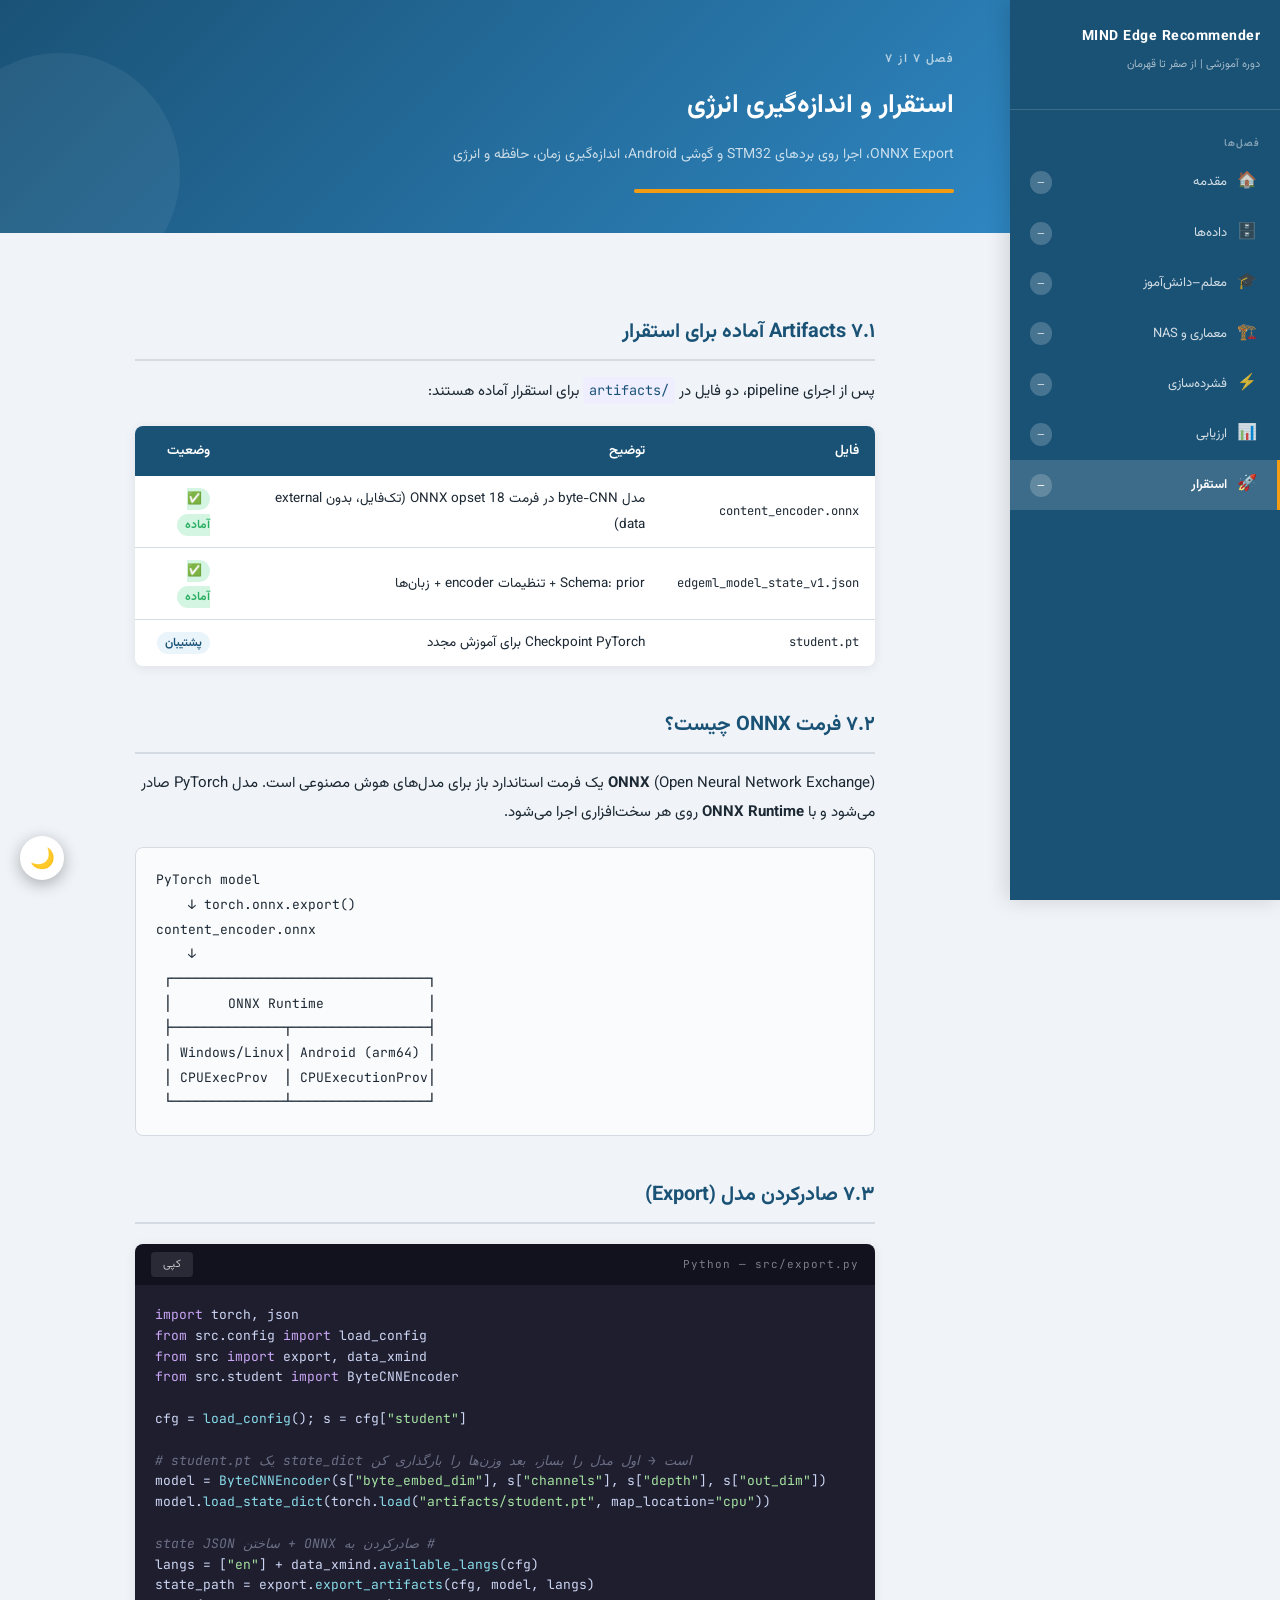
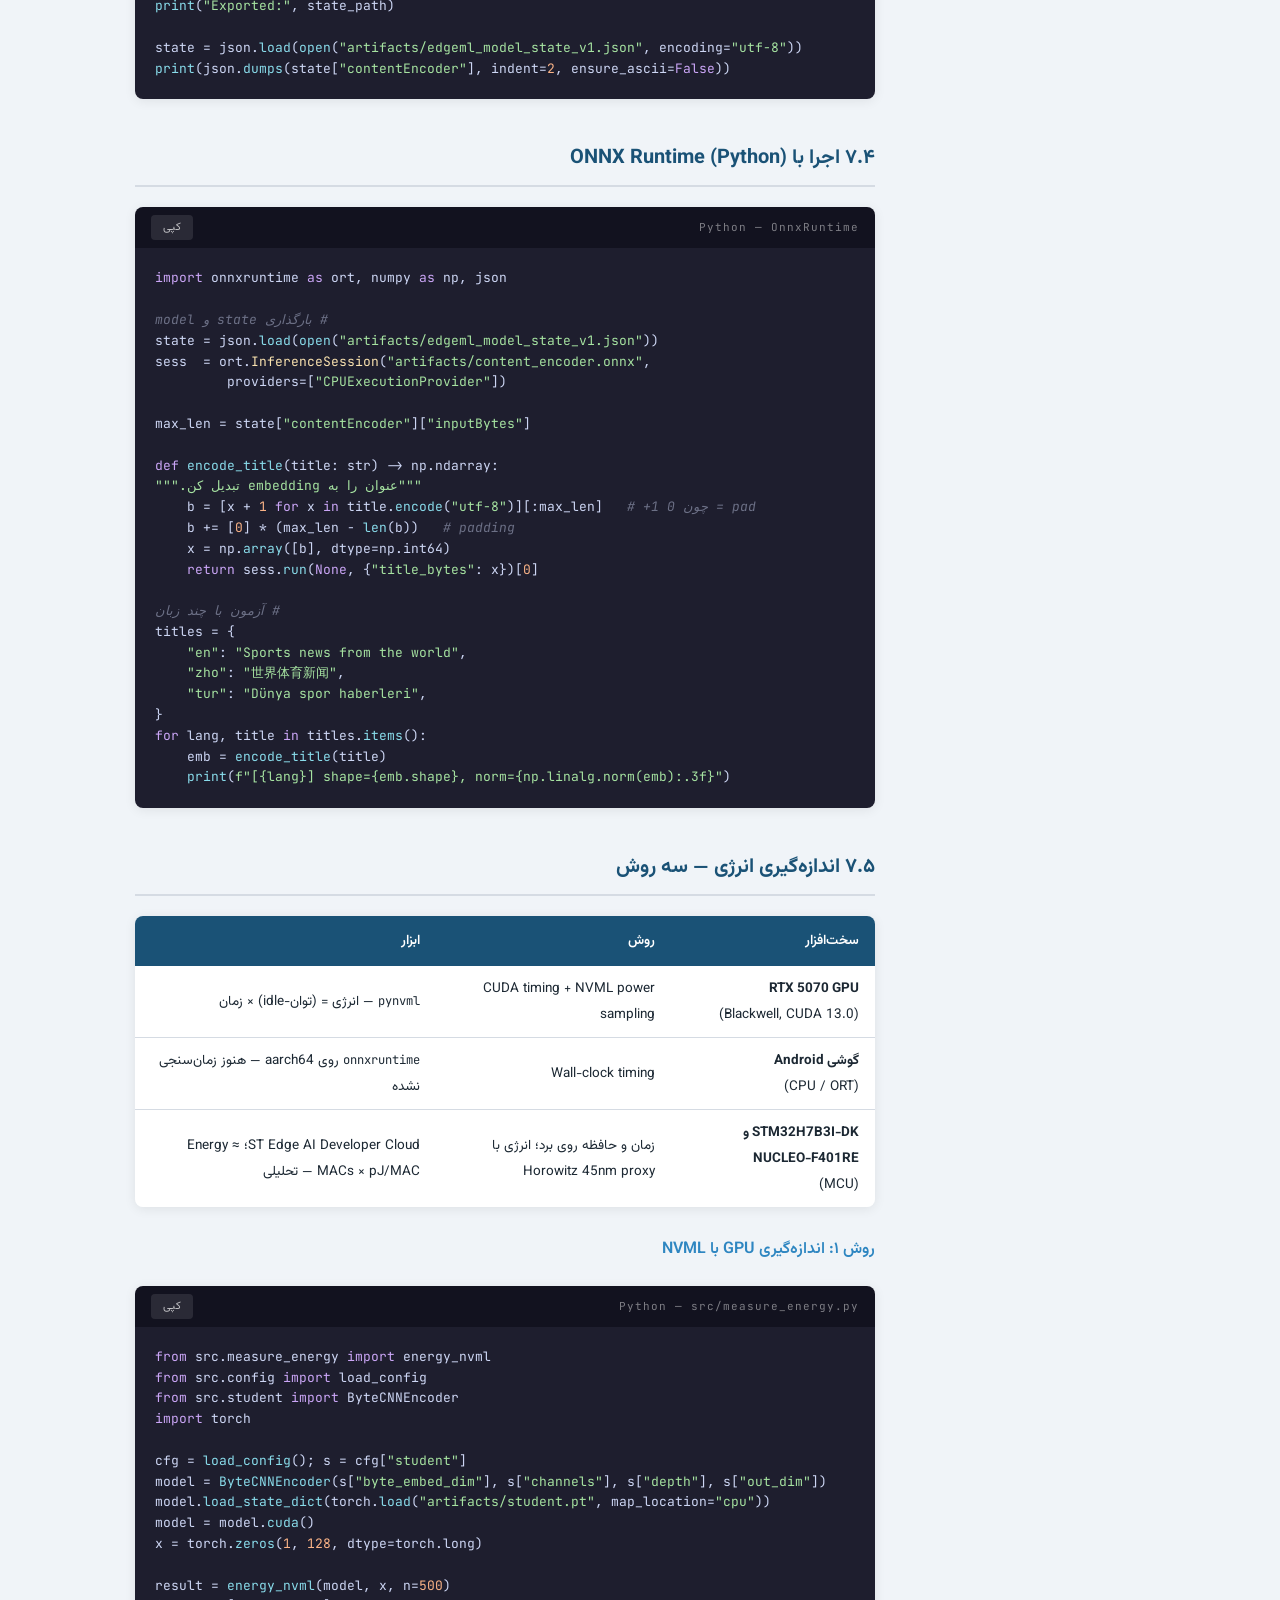
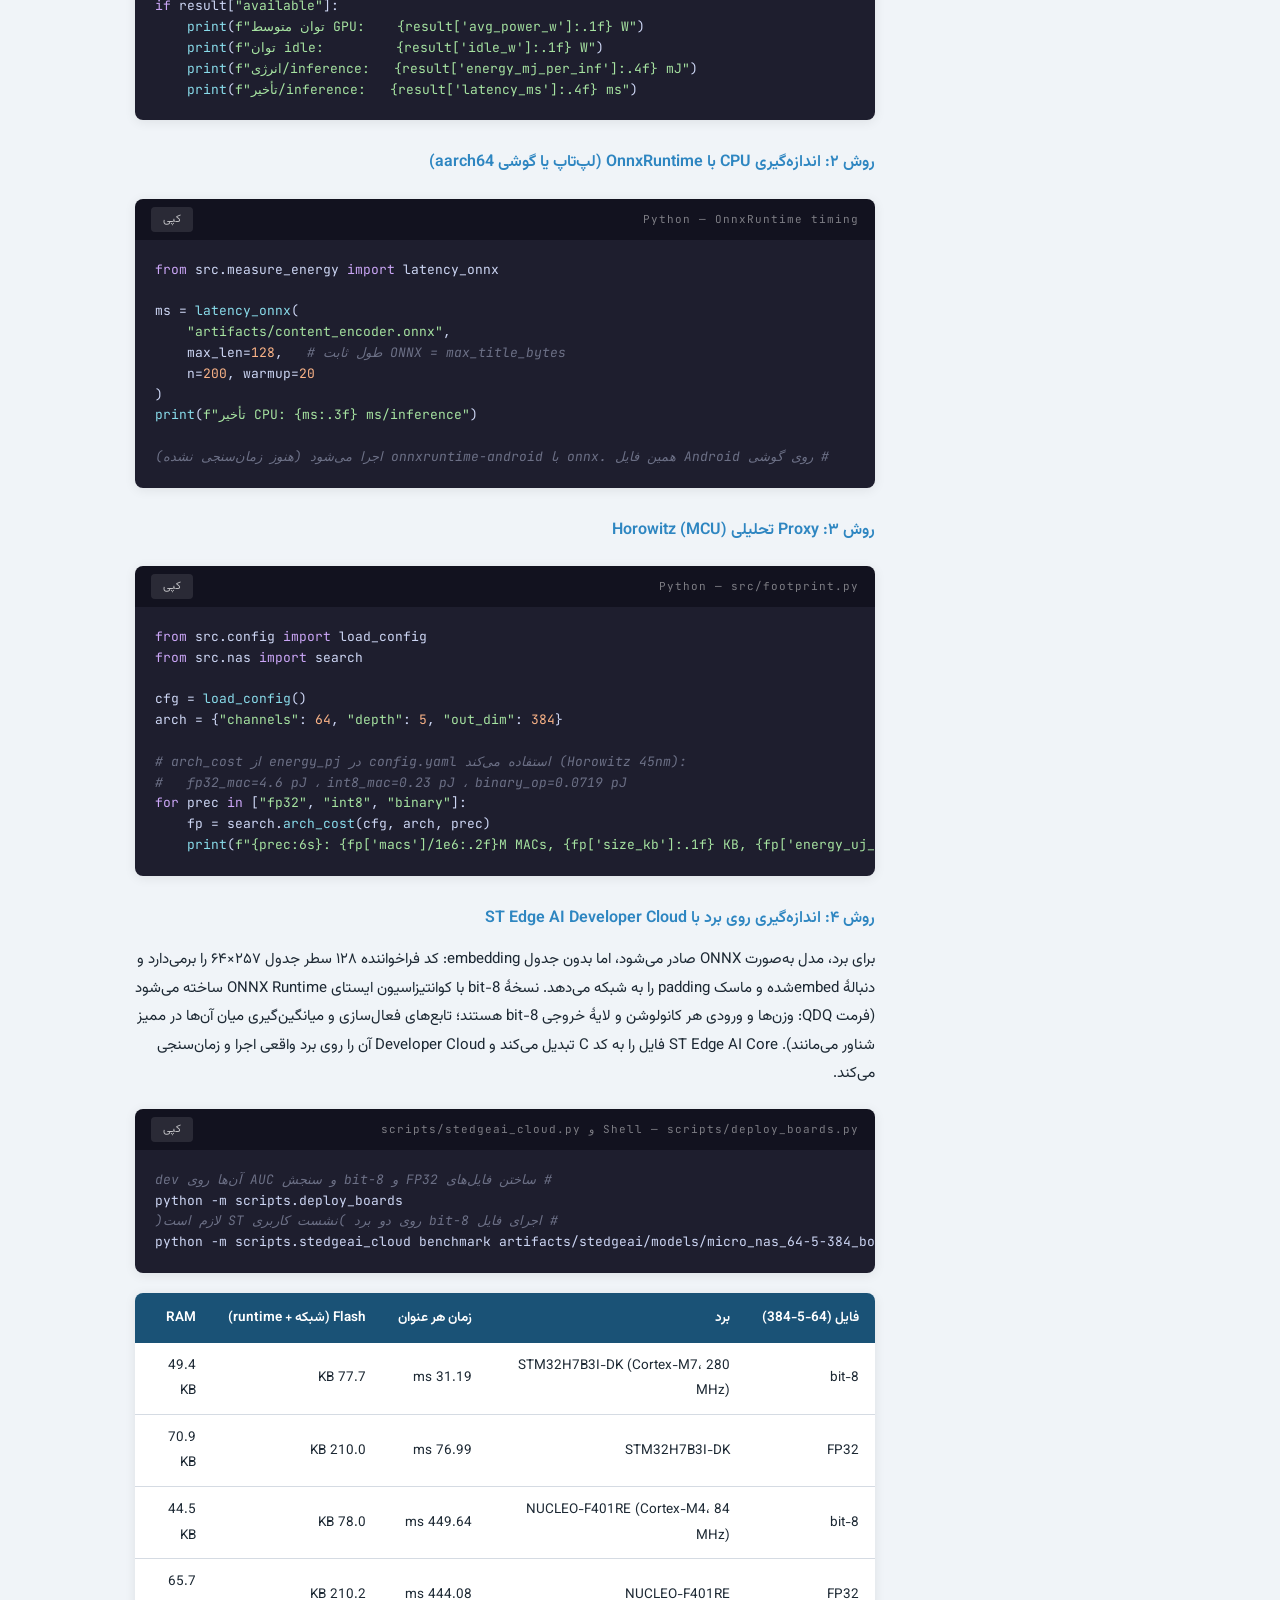
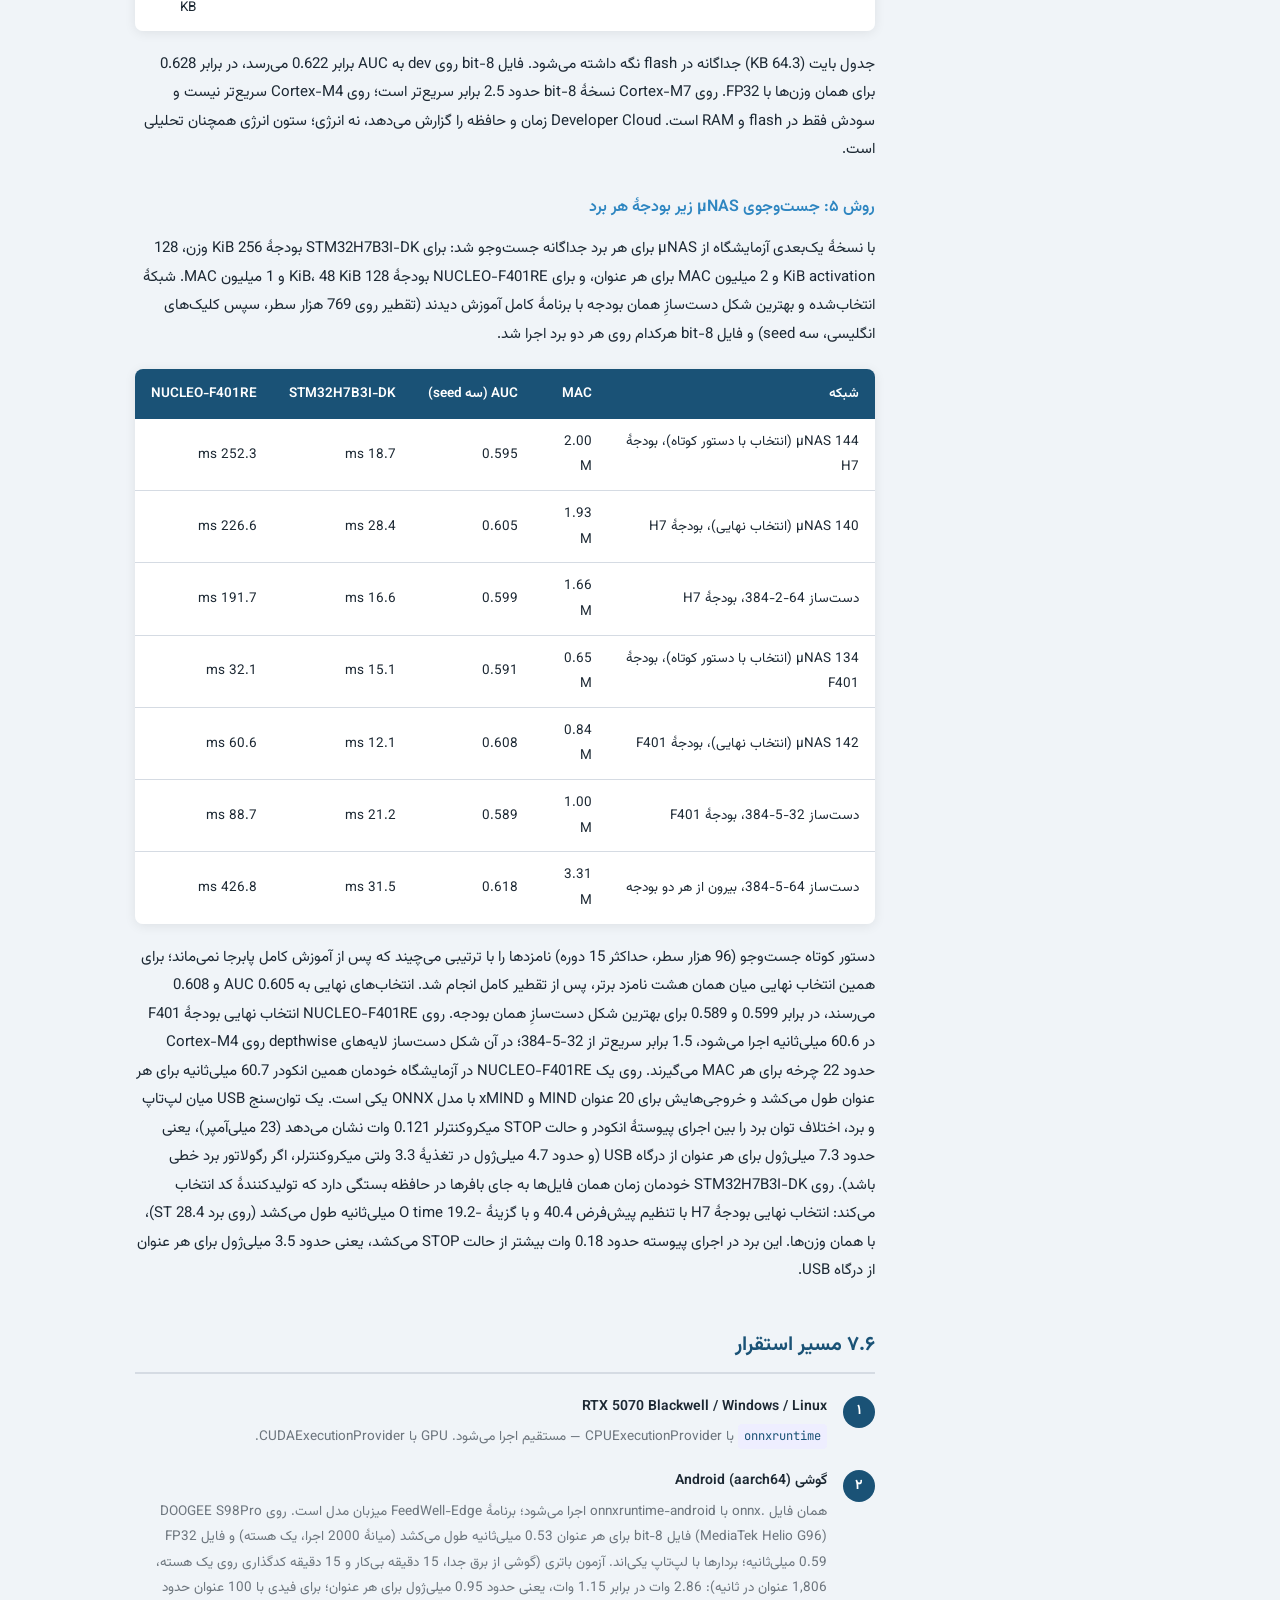
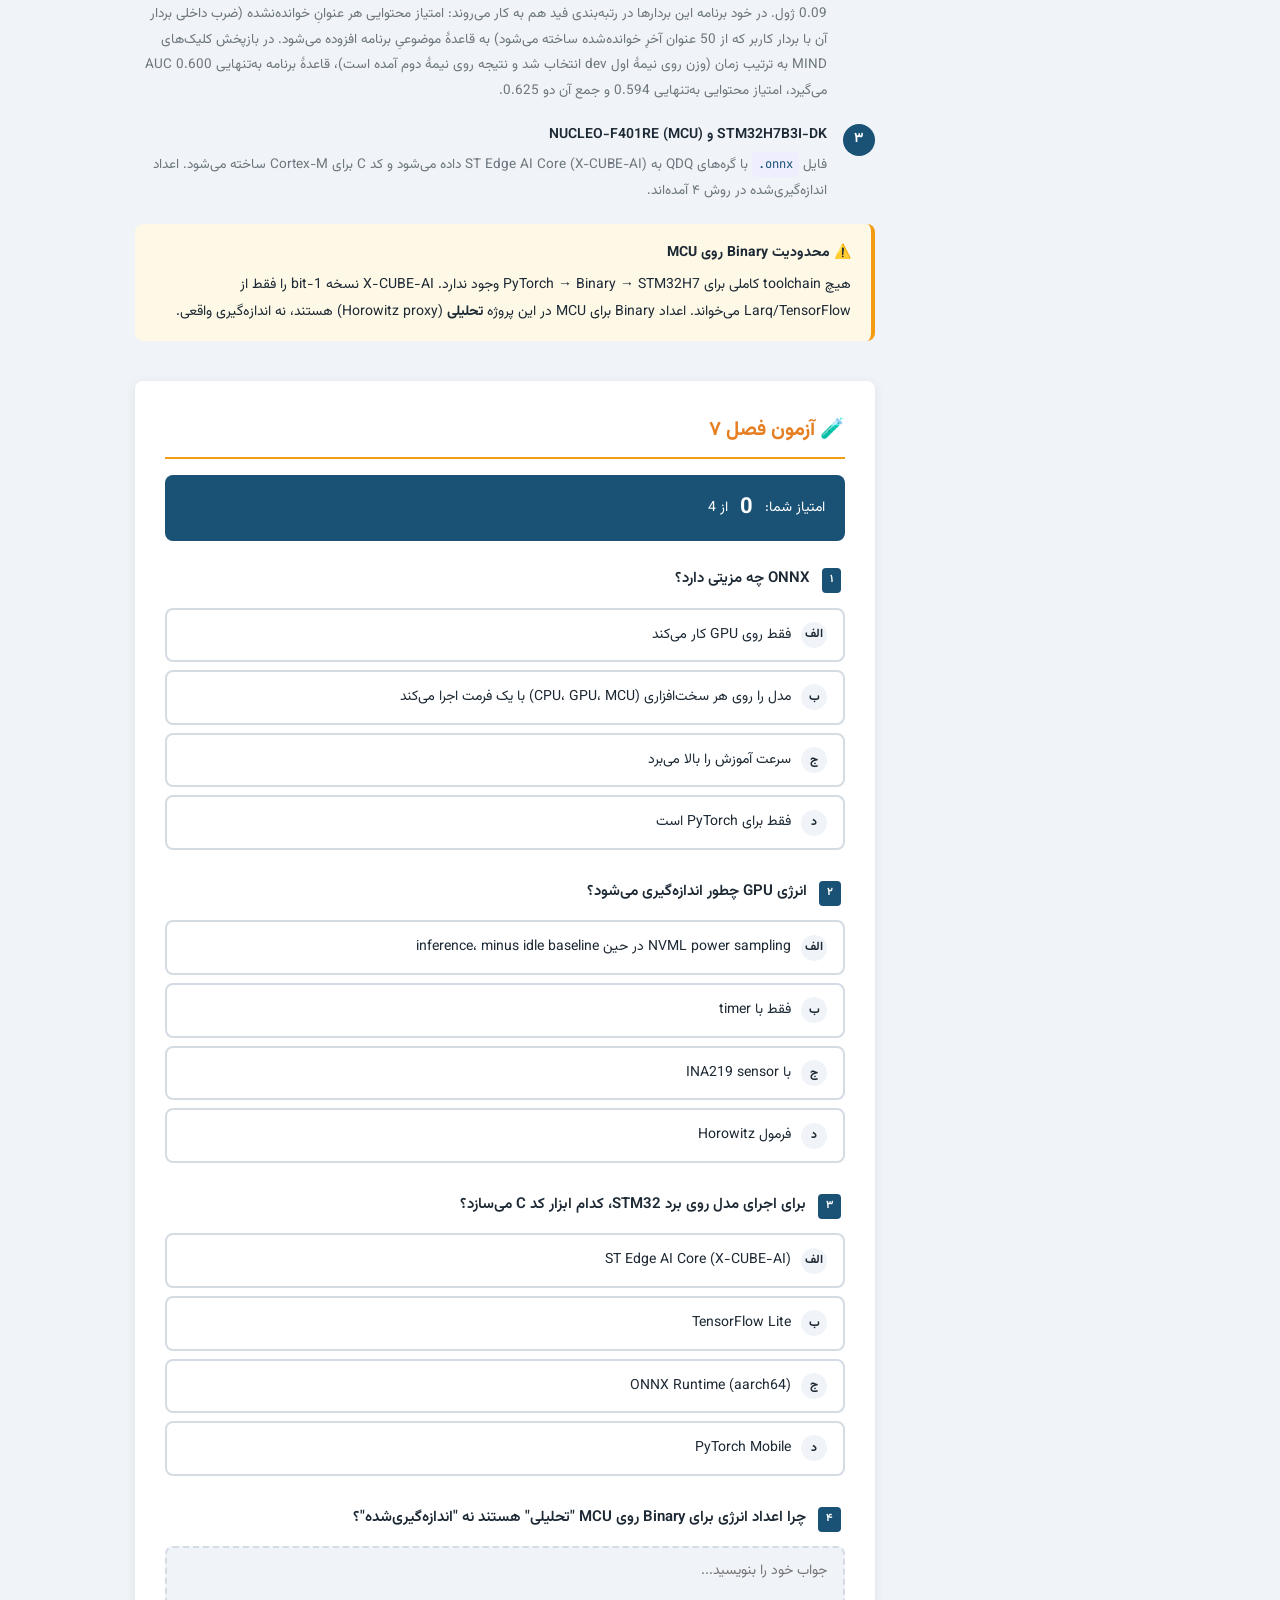
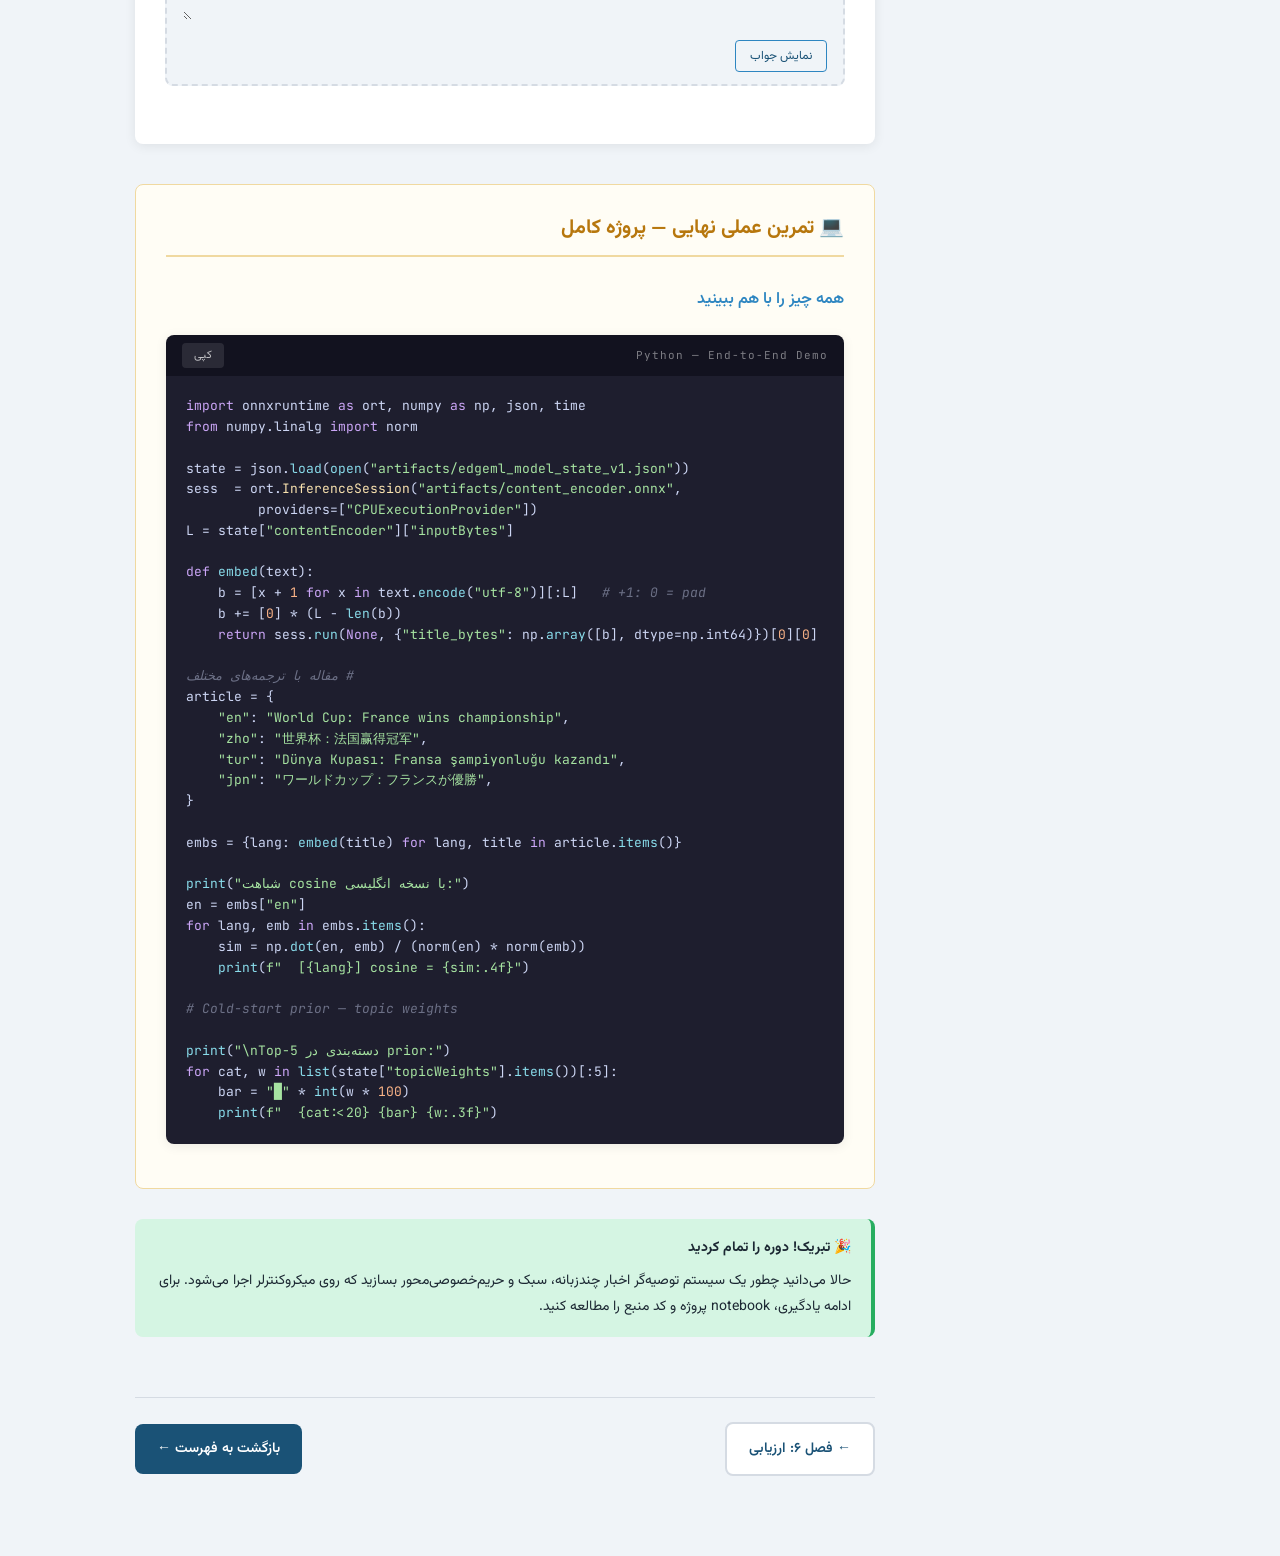
<file: course/07-deployment/index.html>
<!DOCTYPE html>
<html lang="fa" dir="rtl">
<head>
<meta charset="UTF-8">
<meta name="viewport" content="width=device-width, initial-scale=1">
<title>فصل ۷ — استقرار | MIND Edge Recommender</title>
<link rel="stylesheet" href="../assets/style.css">
</head>
<body data-chapter="ch07">
<div class="layout">
<nav class="sidebar">
  <div class="sidebar-brand"><h1>MIND Edge Recommender</h1><p>دوره آموزشی | از صفر تا قهرمان</p></div>
  <div class="sidebar-nav">
    <div class="nav-section">فصل‌ها</div>
    <a class="nav-link" href="../01-intro/index.html" data-chapter="ch01"><span class="icon">🏠</span> مقدمه <span class="badge">—</span></a>
    <a class="nav-link" href="../02-datasets/index.html" data-chapter="ch02"><span class="icon">🗄️</span> داده‌ها <span class="badge">—</span></a>
    <a class="nav-link" href="../03-teacher-student/index.html" data-chapter="ch03"><span class="icon">🎓</span> معلم–دانش‌آموز <span class="badge">—</span></a>
    <a class="nav-link" href="../04-architecture/index.html" data-chapter="ch04"><span class="icon">🏗️</span> معماری و NAS <span class="badge">—</span></a>
    <a class="nav-link" href="../05-quantization/index.html" data-chapter="ch05"><span class="icon">⚡</span> فشرده‌سازی <span class="badge">—</span></a>
    <a class="nav-link" href="../06-evaluation/index.html" data-chapter="ch06"><span class="icon">📊</span> ارزیابی <span class="badge">—</span></a>
    <a class="nav-link active" href="../07-deployment/index.html" data-chapter="ch07"><span class="icon">🚀</span> استقرار <span class="badge">—</span></a>
  </div>
</nav>
<main class="main">
<header class="chapter-header">
  <div class="chapter-num">فصل ۷ از ۷</div>
  <h1>استقرار و اندازه‌گیری انرژی</h1>
  <p class="subtitle">ONNX Export، اجرا روی بردهای STM32 و گوشی Android، اندازه‌گیری زمان، حافظه و انرژی</p>
  <div class="progress-wrap"><div class="progress-fill" style="width:100%"></div></div>
</header>
<div class="content">

<h2>۷.۱ Artifacts آماده برای استقرار</h2>
<p>پس از اجرای pipeline، دو فایل در <code>artifacts/</code> برای استقرار آماده هستند:</p>

<div class="table-wrap">
<table>
  <thead><tr><th>فایل</th><th>توضیح</th><th>وضعیت</th></tr></thead>
  <tbody>
    <tr><td><code>content_encoder.onnx</code></td><td>مدل byte-CNN در فرمت ONNX opset 18 (تک‌فایل، بدون external data)</td><td><span class="badge-good">✅ آماده</span></td></tr>
    <tr><td><code>edgeml_model_state_v1.json</code></td><td>Schema: prior + تنظیمات encoder + زبان‌ها</td><td><span class="badge-good">✅ آماده</span></td></tr>
    <tr><td><code>student.pt</code></td><td>Checkpoint PyTorch برای آموزش مجدد</td><td><span class="badge-info">پشتیبان</span></td></tr>
  </tbody>
</table>
</div>

<h2>۷.۲ فرمت ONNX چیست؟</h2>
<p><strong>ONNX</strong> (Open Neural Network Exchange) یک فرمت استاندارد باز برای مدل‌های هوش مصنوعی است. مدل PyTorch صادر می‌شود و با <strong>ONNX Runtime</strong> روی هر سخت‌افزاری اجرا می‌شود.</p>

<div class="diagram">PyTorch model
    ↓ torch.onnx.export()
content_encoder.onnx
    ↓
 ┌────────────────────────────────┐
 │       ONNX Runtime             │
 ├──────────────┬─────────────────┤
 │ Windows/Linux│ Android (arm64) │
 │ CPUExecProv  │ CPUExecutionProv│
 └──────────────┴─────────────────┘</div>

<h2>۷.۳ صادرکردن مدل (Export)</h2>
<div class="code-wrap">
  <div class="code-header"><span class="code-lang">Python — src/export.py</span><button class="copy-btn">کپی</button></div>
  <pre><span class="kw">import</span> torch, json
<span class="kw">from</span> src.config <span class="kw">import</span> load_config
<span class="kw">from</span> src <span class="kw">import</span> export, data_xmind
<span class="kw">from</span> src.student <span class="kw">import</span> ByteCNNEncoder

cfg = <span class="fn">load_config</span>(); s = cfg[<span class="str">"student"</span>]

<span class="cmt"># student.pt یک state_dict است → اول مدل را بساز، بعد وزن‌ها را بارگذاری کن</span>
model = <span class="fn">ByteCNNEncoder</span>(s[<span class="str">"byte_embed_dim"</span>], s[<span class="str">"channels"</span>], s[<span class="str">"depth"</span>], s[<span class="str">"out_dim"</span>])
model.<span class="fn">load_state_dict</span>(torch.<span class="fn">load</span>(<span class="str">"artifacts/student.pt"</span>, map_location=<span class="str">"cpu"</span>))

<span class="cmt"># صادرکردن به ONNX + ساختن state JSON</span>
langs = [<span class="str">"en"</span>] + data_xmind.<span class="fn">available_langs</span>(cfg)
state_path = export.<span class="fn">export_artifacts</span>(cfg, model, langs)
<span class="fn">print</span>(<span class="str">"Exported:"</span>, state_path)

state = json.<span class="fn">load</span>(<span class="fn">open</span>(<span class="str">"artifacts/edgeml_model_state_v1.json"</span>, encoding=<span class="str">"utf-8"</span>))
<span class="fn">print</span>(json.<span class="fn">dumps</span>(state[<span class="str">"contentEncoder"</span>], indent=<span class="num">2</span>, ensure_ascii=<span class="kw">False</span>))</pre>
</div>

<h2>۷.۴ اجرا با ONNX Runtime (Python)</h2>
<div class="code-wrap">
  <div class="code-header"><span class="code-lang">Python — OnnxRuntime</span><button class="copy-btn">کپی</button></div>
  <pre><span class="kw">import</span> onnxruntime <span class="kw">as</span> ort, numpy <span class="kw">as</span> np, json

<span class="cmt"># بارگذاری state و model</span>
state = json.<span class="fn">load</span>(<span class="fn">open</span>(<span class="str">"artifacts/edgeml_model_state_v1.json"</span>))
sess  = ort.<span class="cls">InferenceSession</span>(<span class="str">"artifacts/content_encoder.onnx"</span>,
         providers=[<span class="str">"CPUExecutionProvider"</span>])

max_len = state[<span class="str">"contentEncoder"</span>][<span class="str">"inputBytes"</span>]

<span class="kw">def</span> <span class="fn">encode_title</span>(title: str) -> np.ndarray:
    <span class="str">"""عنوان را به embedding تبدیل کن."""</span>
    b = [x + <span class="num">1</span> <span class="kw">for</span> x <span class="kw">in</span> title.<span class="fn">encode</span>(<span class="str">"utf-8"</span>)][:max_len]   <span class="cmt"># +1 چون 0 = pad</span>
    b += [<span class="num">0</span>] * (max_len - <span class="fn">len</span>(b))   <span class="cmt"># padding</span>
    x = np.<span class="fn">array</span>([b], dtype=np.int64)
    <span class="kw">return</span> sess.<span class="fn">run</span>(<span class="kw">None</span>, {<span class="str">"title_bytes"</span>: x})[<span class="num">0</span>]

<span class="cmt"># آزمون با چند زبان</span>
titles = {
    <span class="str">"en"</span>: <span class="str">"Sports news from the world"</span>,
    <span class="str">"zho"</span>: <span class="str">"世界体育新闻"</span>,
    <span class="str">"tur"</span>: <span class="str">"Dünya spor haberleri"</span>,
}
<span class="kw">for</span> lang, title <span class="kw">in</span> titles.<span class="fn">items</span>():
    emb = <span class="fn">encode_title</span>(title)
    <span class="fn">print</span>(<span class="str">f"[{lang}] shape={emb.shape}, norm={np.linalg.norm(emb):.3f}"</span>)</pre>
</div>

<h2>۷.۵ اندازه‌گیری انرژی — سه روش</h2>

<div class="table-wrap">
<table>
  <thead><tr><th>سخت‌افزار</th><th>روش</th><th>ابزار</th></tr></thead>
  <tbody>
    <tr>
      <td><strong>RTX 5070 GPU</strong><br>(Blackwell, CUDA 13.0)</td>
      <td>CUDA timing + NVML power sampling</td>
      <td><code>pynvml</code> — انرژی = (توان−idle) × زمان</td>
    </tr>
    <tr>
      <td><strong>گوشی Android</strong><br>(CPU / ORT)</td>
      <td>Wall-clock timing</td>
      <td><code>onnxruntime</code> روی aarch64 — هنوز زمان‌سنجی نشده</td>
    </tr>
    <tr>
      <td><strong>STM32H7B3I-DK و NUCLEO-F401RE</strong><br>(MCU)</td>
      <td>زمان و حافظه روی برد؛ انرژی با Horowitz 45nm proxy</td>
      <td>ST Edge AI Developer Cloud؛ Energy ≈ MACs × pJ/MAC — تحلیلی</td>
    </tr>
  </tbody>
</table>
</div>

<h3>روش ۱: اندازه‌گیری GPU با NVML</h3>
<div class="code-wrap">
  <div class="code-header"><span class="code-lang">Python — src/measure_energy.py</span><button class="copy-btn">کپی</button></div>
  <pre><span class="kw">from</span> src.measure_energy <span class="kw">import</span> energy_nvml
<span class="kw">from</span> src.config <span class="kw">import</span> load_config
<span class="kw">from</span> src.student <span class="kw">import</span> ByteCNNEncoder
<span class="kw">import</span> torch

cfg = <span class="fn">load_config</span>(); s = cfg[<span class="str">"student"</span>]
model = <span class="fn">ByteCNNEncoder</span>(s[<span class="str">"byte_embed_dim"</span>], s[<span class="str">"channels"</span>], s[<span class="str">"depth"</span>], s[<span class="str">"out_dim"</span>])
model.<span class="fn">load_state_dict</span>(torch.<span class="fn">load</span>(<span class="str">"artifacts/student.pt"</span>, map_location=<span class="str">"cpu"</span>))
model = model.<span class="fn">cuda</span>()
x = torch.<span class="fn">zeros</span>(<span class="num">1</span>, <span class="num">128</span>, dtype=torch.long)

result = <span class="fn">energy_nvml</span>(model, x, n=<span class="num">500</span>)
<span class="kw">if</span> result[<span class="str">"available"</span>]:
    <span class="fn">print</span>(<span class="str">f"توان متوسط GPU:    {result['avg_power_w']:.1f} W"</span>)
    <span class="fn">print</span>(<span class="str">f"توان idle:         {result['idle_w']:.1f} W"</span>)
    <span class="fn">print</span>(<span class="str">f"انرژی/inference:   {result['energy_mj_per_inf']:.4f} mJ"</span>)
    <span class="fn">print</span>(<span class="str">f"تأخیر/inference:   {result['latency_ms']:.4f} ms"</span>)</pre>
</div>

<h3>روش ۲: اندازه‌گیری CPU با OnnxRuntime (لپ‌تاپ یا گوشی aarch64)</h3>
<div class="code-wrap">
  <div class="code-header"><span class="code-lang">Python — OnnxRuntime timing</span><button class="copy-btn">کپی</button></div>
  <pre><span class="kw">from</span> src.measure_energy <span class="kw">import</span> latency_onnx

ms = <span class="fn">latency_onnx</span>(
    <span class="str">"artifacts/content_encoder.onnx"</span>,
    max_len=<span class="num">128</span>,   <span class="cmt"># طول ثابت ONNX = max_title_bytes</span>
    n=<span class="num">200</span>, warmup=<span class="num">20</span>
)
<span class="fn">print</span>(<span class="str">f"تأخیر CPU: {ms:.3f} ms/inference"</span>)

<span class="cmt"># روی گوشی Android همین فایل .onnx با onnxruntime-android اجرا می‌شود (هنوز زمان‌سنجی نشده)
</span></pre>
</div>

<h3>روش ۳: Proxy تحلیلی Horowitz (MCU)</h3>
<div class="code-wrap">
  <div class="code-header"><span class="code-lang">Python — src/footprint.py</span><button class="copy-btn">کپی</button></div>
  <pre><span class="kw">from</span> src.config <span class="kw">import</span> load_config
<span class="kw">from</span> src.nas <span class="kw">import</span> search

cfg = <span class="fn">load_config</span>()
arch = {<span class="str">"channels"</span>: <span class="num">64</span>, <span class="str">"depth"</span>: <span class="num">5</span>, <span class="str">"out_dim"</span>: <span class="num">384</span>}

<span class="cmt"># arch_cost از energy_pj در config.yaml استفاده می‌کند (Horowitz 45nm):</span>
<span class="cmt">#   fp32_mac=4.6 pJ ، int8_mac=0.23 pJ ، binary_op=0.0719 pJ</span>
<span class="kw">for</span> prec <span class="kw">in</span> [<span class="str">"fp32"</span>, <span class="str">"int8"</span>, <span class="str">"binary"</span>]:
    fp = search.<span class="fn">arch_cost</span>(cfg, arch, prec)
    <span class="fn">print</span>(<span class="str">f"{prec:6s}: {fp['macs']/1e6:.2f}M MACs, {fp['size_kb']:.1f} KB, {fp['energy_uj_per_inf']} µJ"</span>)</pre>
</div>

<h3>روش ۴: اندازه‌گیری روی برد با ST Edge AI Developer Cloud</h3>
<p>برای برد، مدل به‌صورت ONNX صادر می‌شود، اما بدون جدول embedding: کد فراخواننده ۱۲۸ سطر جدول ۲۵۷×۶۴ را برمی‌دارد و دنبالهٔ embed‌شده و ماسک padding را به شبکه می‌دهد. نسخهٔ 8-bit با کوانتیزاسیون ایستای ONNX Runtime ساخته می‌شود (فرمت QDQ: وزن‌ها و ورودی هر کانولوشن و لایهٔ خروجی 8-bit هستند؛ تابع‌های فعال‌سازی و میانگین‌گیری میان آن‌ها در ممیز شناور می‌مانند). ST Edge AI Core فایل را به کد C تبدیل می‌کند و Developer Cloud آن را روی برد واقعی اجرا و زمان‌سنجی می‌کند.</p>
<div class="code-wrap">
  <div class="code-header"><span class="code-lang">Shell — scripts/deploy_boards.py و scripts/stedgeai_cloud.py</span><button class="copy-btn">کپی</button></div>
  <pre><span class="cmt"># ساختن فایل‌های FP32 و 8-bit و سنجش AUC آن‌ها روی dev</span>
python -m scripts.deploy_boards
<span class="cmt"># اجرای فایل 8-bit روی دو برد (نشست کاربری ST لازم است)</span>
python -m scripts.stedgeai_cloud benchmark artifacts/stedgeai/models/micro_nas_64-5-384_body_int8qdq.onnx STM32H7B3I-DK NUCLEO-F401RE</pre>
</div>

<div class="table-wrap">
<table>
  <thead><tr><th>فایل (64-5-384)</th><th>برد</th><th>زمان هر عنوان</th><th>Flash (شبکه + runtime)</th><th>RAM</th></tr></thead>
  <tbody>
    <tr><td>8-bit</td><td>STM32H7B3I-DK (Cortex-M7، 280 MHz)</td><td>31.19 ms</td><td>77.7 KB</td><td>49.4 KB</td></tr>
    <tr><td>FP32</td><td>STM32H7B3I-DK</td><td>76.99 ms</td><td>210.0 KB</td><td>70.9 KB</td></tr>
    <tr><td>8-bit</td><td>NUCLEO-F401RE (Cortex-M4، 84 MHz)</td><td>449.64 ms</td><td>78.0 KB</td><td>44.5 KB</td></tr>
    <tr><td>FP32</td><td>NUCLEO-F401RE</td><td>444.08 ms</td><td>210.2 KB</td><td>65.7 KB</td></tr>
  </tbody>
</table>
</div>
<p>جدول بایت (64.3 KB) جداگانه در flash نگه داشته می‌شود. فایل 8-bit روی dev به AUC برابر 0.622 می‌رسد، در برابر 0.628 برای همان وزن‌ها با FP32. روی Cortex-M7 نسخهٔ 8-bit حدود 2.5 برابر سریع‌تر است؛ روی Cortex-M4 سریع‌تر نیست و سودش فقط در flash و RAM است. Developer Cloud زمان و حافظه را گزارش می‌دهد، نه انرژی؛ ستون انرژی همچنان تحلیلی است.</p>

<h3>روش ۵: جست‌وجوی µNAS زیر بودجهٔ هر برد</h3>
<p>با نسخهٔ یک‌بعدی آزمایشگاه از µNAS برای هر برد جداگانه جست‌وجو شد: برای STM32H7B3I-DK بودجهٔ 256 KiB وزن، 128 KiB activation و 2 میلیون MAC برای هر عنوان، و برای NUCLEO-F401RE بودجهٔ 128 KiB، 48 KiB و 1 میلیون MAC. شبکهٔ انتخاب‌شده و بهترین شکل دست‌سازِ همان بودجه با برنامهٔ کامل آموزش دیدند (تقطیر روی 769 هزار سطر، سپس کلیک‌های انگلیسی، سه seed) و فایل 8-bit هرکدام روی هر دو برد اجرا شد.</p>
<div class="table-wrap">
<table>
  <thead><tr><th>شبکه</th><th>MAC</th><th>AUC (سه seed)</th><th>STM32H7B3I-DK</th><th>NUCLEO-F401RE</th></tr></thead>
  <tbody>
    <tr><td>µNAS 144 (انتخاب با دستور کوتاه)، بودجهٔ H7</td><td>2.00 M</td><td>0.595</td><td>18.7 ms</td><td>252.3 ms</td></tr>
    <tr><td>µNAS 140 (انتخاب نهایی)، بودجهٔ H7</td><td>1.93 M</td><td>0.605</td><td>28.4 ms</td><td>226.6 ms</td></tr>
    <tr><td>دست‌ساز 64-2-384، بودجهٔ H7</td><td>1.66 M</td><td>0.599</td><td>16.6 ms</td><td>191.7 ms</td></tr>
    <tr><td>µNAS 134 (انتخاب با دستور کوتاه)، بودجهٔ F401</td><td>0.65 M</td><td>0.591</td><td>15.1 ms</td><td>32.1 ms</td></tr>
    <tr><td>µNAS 142 (انتخاب نهایی)، بودجهٔ F401</td><td>0.84 M</td><td>0.608</td><td>12.1 ms</td><td>60.6 ms</td></tr>
    <tr><td>دست‌ساز 32-5-384، بودجهٔ F401</td><td>1.00 M</td><td>0.589</td><td>21.2 ms</td><td>88.7 ms</td></tr>
    <tr><td>دست‌ساز 64-5-384، بیرون از هر دو بودجه</td><td>3.31 M</td><td>0.618</td><td>31.5 ms</td><td>426.8 ms</td></tr>
  </tbody>
</table>
</div>
<p>دستور کوتاه جست‌وجو (96 هزار سطر، حداکثر 15 دوره) نامزدها را با ترتیبی می‌چیند که پس از آموزش کامل پابرجا نمی‌ماند؛ برای همین انتخاب نهایی میان همان هشت نامزد برتر، پس از تقطیر کامل انجام شد. انتخاب‌های نهایی به AUC 0.605 و 0.608 می‌رسند، در برابر 0.599 و 0.589 برای بهترین شکل دست‌سازِ همان بودجه. روی NUCLEO-F401RE انتخاب نهایی بودجهٔ F401 در 60.6 میلی‌ثانیه اجرا می‌شود، 1.5 برابر سریع‌تر از 32-5-384؛ در آن شکل دست‌ساز لایه‌های depthwise روی Cortex-M4 حدود 22 چرخه برای هر MAC می‌گیرند. روی یک NUCLEO-F401RE در آزمایشگاه خودمان همین انکودر 60.7 میلی‌ثانیه برای هر عنوان طول می‌کشد و خروجی‌هایش برای 20 عنوان MIND و xMIND با مدل ONNX یکی است. یک توان‌سنج USB میان لپ‌تاپ و برد، اختلاف توان برد را بین اجرای پیوستهٔ انکودر و حالت STOP میکروکنترلر 0.121 وات نشان می‌دهد (23 میلی‌آمپر)، یعنی حدود 7.3 میلی‌ژول برای هر عنوان از درگاه USB (و حدود 4.7 میلی‌ژول در تغذیهٔ 3.3 ولتی میکروکنترلر، اگر رگولاتور برد خطی باشد). روی STM32H7B3I-DK خودمان زمان همان فایل‌ها به جای بافرها در حافظه بستگی دارد که تولیدکنندهٔ کد انتخاب می‌کند: انتخاب نهایی بودجهٔ H7 با تنظیم پیش‌فرض 40.4 و با گزینهٔ -O time 19.2 میلی‌ثانیه طول می‌کشد (روی برد ST 28.4)، با همان وزن‌ها. این برد در اجرای پیوسته حدود 0.18 وات بیشتر از حالت STOP می‌کشد، یعنی حدود 3.5 میلی‌ژول برای هر عنوان از درگاه USB.</p>

<h2>۷.۶ مسیر استقرار</h2>
<div class="steps">
  <div class="step">
    <div class="step-num">۱</div>
    <div class="step-body">
      <h4>RTX 5070 Blackwell / Windows / Linux</h4>
      <p><code>onnxruntime</code> با CPUExecutionProvider — مستقیم اجرا می‌شود. GPU با CUDAExecutionProvider.</p>
    </div>
  </div>
  <div class="step">
    <div class="step-num">۲</div>
    <div class="step-body">
      <h4>گوشی Android (aarch64)</h4>
      <p>همان فایل .onnx با onnxruntime-android اجرا می‌شود؛ برنامهٔ FeedWell-Edge میزبان مدل است. روی DOOGEE S98Pro (MediaTek Helio G96) فایل 8-bit برای هر عنوان 0.53 میلی‌ثانیه طول می‌کشد (میانهٔ 2000 اجرا، یک هسته) و فایل FP32 0.59 میلی‌ثانیه؛ بردارها با لپ‌تاپ یکی‌اند. آزمون باتری (گوشی از برق جدا، 15 دقیقه بی‌کار و 15 دقیقه کدگذاری روی یک هسته، 1,806 عنوان در ثانیه): 2.86 وات در برابر 1.15 وات، یعنی حدود 0.95 میلی‌ژول برای هر عنوان؛ برای فیدی با 100 عنوان حدود 0.09 ژول. در خود برنامه این بردارها در رتبه‌بندی فید هم به کار می‌روند: امتیاز محتوایی هر عنوانِ خوانده‌نشده (ضرب داخلی بردار آن با بردار کاربر که از 50 عنوان آخرِ خوانده‌شده ساخته می‌شود) به قاعدهٔ موضوعیِ برنامه افزوده می‌شود. در بازپخش کلیک‌های MIND به ترتیب زمان (وزن روی نیمهٔ اول dev انتخاب شد و نتیجه روی نیمهٔ دوم آمده است)، قاعدهٔ برنامه به‌تنهایی AUC 0.600 می‌گیرد، امتیاز محتوایی به‌تنهایی 0.594 و جمع آن دو 0.625.</p>
    </div>
  </div>
  <div class="step">
    <div class="step-num">۳</div>
    <div class="step-body">
      <h4>STM32H7B3I-DK و NUCLEO-F401RE (MCU)</h4>
      <p>فایل <code>.onnx</code> با گره‌های QDQ به ST Edge AI Core (X-CUBE-AI) داده می‌شود و کد C برای Cortex-M ساخته می‌شود. اعداد اندازه‌گیری‌شده در روش ۴ آمده‌اند.</p>
    </div>
  </div>
</div>

<div class="callout callout-warn">
  <div class="callout-title">⚠️ محدودیت Binary روی MCU</div>
  هیچ toolchain کاملی برای PyTorch → Binary → STM32H7 وجود ندارد. X-CUBE-AI نسخه 1-bit را فقط از Larq/TensorFlow می‌خواند. اعداد Binary برای MCU در این پروژه <strong>تحلیلی</strong> (Horowitz proxy) هستند، نه اندازه‌گیری واقعی.
</div>

<!-- QUIZ -->
<section class="quiz-section">
  <h2>🧪 آزمون فصل ۷</h2>
  <div class="quiz-score">امتیاز شما: <span class="score-num">0</span> از 4</div>

  <div class="question-block" data-correct="1">
    <p class="question-text"><span class="q-num">۱</span> ONNX چه مزیتی دارد؟</p>
    <div class="options">
      <div class="option"><div class="opt-letter">الف</div> فقط روی GPU کار می‌کند</div>
      <div class="option"><div class="opt-letter">ب</div> مدل را روی هر سخت‌افزاری (CPU، GPU، MCU) با یک فرمت اجرا می‌کند</div>
      <div class="option"><div class="opt-letter">ج</div> سرعت آموزش را بالا می‌برد</div>
      <div class="option"><div class="opt-letter">د</div> فقط برای PyTorch است</div>
    </div>
    <div class="explanation">ONNX یک فرمت میانی (intermediate representation) است که مدل آموزش‌دیده با هر framework را روی هر runtime و سخت‌افزاری قابل اجرا می‌کند.</div>
  </div>

  <div class="question-block" data-correct="0">
    <p class="question-text"><span class="q-num">۲</span> انرژی GPU چطور اندازه‌گیری می‌شود؟</p>
    <div class="options">
      <div class="option"><div class="opt-letter">الف</div> NVML power sampling در حین inference، minus idle baseline</div>
      <div class="option"><div class="opt-letter">ب</div> فقط با timer</div>
      <div class="option"><div class="opt-letter">ج</div> با INA219 sensor</div>
      <div class="option"><div class="opt-letter">د</div> فرمول Horowitz</div>
    </div>
    <div class="explanation">روی GPU، NVML (NVIDIA Management Library) توان لحظه‌ای را در حین اجرا می‌خواند. توان idle کم می‌شود و ضرب در زمان inference → انرژی mJ می‌دهد.</div>
  </div>

  <div class="question-block" data-correct="0">
    <p class="question-text"><span class="q-num">۳</span> برای اجرای مدل روی برد STM32، کدام ابزار کد C می‌سازد؟</p>
    <div class="options">
      <div class="option"><div class="opt-letter">الف</div> ST Edge AI Core (X-CUBE-AI)</div>
      <div class="option"><div class="opt-letter">ب</div> TensorFlow Lite</div>
      <div class="option"><div class="opt-letter">ج</div> ONNX Runtime (aarch64)</div>
      <div class="option"><div class="opt-letter">د</div> PyTorch Mobile</div>
    </div>
    <div class="explanation">ST Edge AI Core فایل ONNX (FP32 یا 8-bit با QDQ) را به کد C برای Cortex-M تبدیل می‌کند. در این پروژه این کار از طریق ST Edge AI Developer Cloud روی STM32H7B3I-DK و NUCLEO-F401RE انجام و زمان‌سنجی شد.</div>
  </div>

  <div class="question-block" data-correct="-1">
    <p class="question-text"><span class="q-num">۴</span> چرا اعداد انرژی برای Binary روی MCU "تحلیلی" هستند نه "اندازه‌گیری‌شده"؟</p>
    <div class="open-answer">
      <textarea placeholder="جواب خود را بنویسید..."></textarea>
      <div class="explanation" style="display:none">هیچ toolchain کاملی از PyTorch → 1-bit → STM32H7 وجود ندارد. X-CUBE-AI فقط از Larq/TensorFlow نسخه binary را می‌خواند. پس ما از فرمول Horowitz (Energy ≈ MACs × پیکوژول/MAC) استفاده می‌کنیم که یک تخمین نظری است، نه اندازه‌گیری واقعی از روی MCU.</div>
      <button class="reveal-btn">نمایش جواب</button>
    </div>
  </div>

  <div class="quiz-result"><div class="result-score"></div><div class="result-msg"></div></div>
</section>

<!-- Practice -->
<section class="practice-section">
  <h2>💻 تمرین عملی نهایی — پروژه کامل</h2>
  <h3>همه چیز را با هم ببینید</h3>
  <div class="code-wrap">
    <div class="code-header"><span class="code-lang">Python — End-to-End Demo</span><button class="copy-btn">کپی</button></div>
    <pre><span class="kw">import</span> onnxruntime <span class="kw">as</span> ort, numpy <span class="kw">as</span> np, json, time
<span class="kw">from</span> numpy.linalg <span class="kw">import</span> norm

state = json.<span class="fn">load</span>(<span class="fn">open</span>(<span class="str">"artifacts/edgeml_model_state_v1.json"</span>))
sess  = ort.<span class="cls">InferenceSession</span>(<span class="str">"artifacts/content_encoder.onnx"</span>,
         providers=[<span class="str">"CPUExecutionProvider"</span>])
L = state[<span class="str">"contentEncoder"</span>][<span class="str">"inputBytes"</span>]

<span class="kw">def</span> <span class="fn">embed</span>(text):
    b = [x + <span class="num">1</span> <span class="kw">for</span> x <span class="kw">in</span> text.<span class="fn">encode</span>(<span class="str">"utf-8"</span>)][:L]   <span class="cmt"># +1: 0 = pad</span>
    b += [<span class="num">0</span>] * (L - <span class="fn">len</span>(b))
    <span class="kw">return</span> sess.<span class="fn">run</span>(<span class="kw">None</span>, {<span class="str">"title_bytes"</span>: np.<span class="fn">array</span>([b], dtype=np.int64)})[<span class="num">0</span>][<span class="num">0</span>]

<span class="cmt"># مقاله با ترجمه‌های مختلف</span>
article = {
    <span class="str">"en"</span>: <span class="str">"World Cup: France wins championship"</span>,
    <span class="str">"zho"</span>: <span class="str">"世界杯：法国赢得冠军"</span>,
    <span class="str">"tur"</span>: <span class="str">"Dünya Kupası: Fransa şampiyonluğu kazandı"</span>,
    <span class="str">"jpn"</span>: <span class="str">"ワールドカップ：フランスが優勝"</span>,
}

embs = {lang: <span class="fn">embed</span>(title) <span class="kw">for</span> lang, title <span class="kw">in</span> article.<span class="fn">items</span>()}

<span class="fn">print</span>(<span class="str">"شباهت cosine با نسخه انگلیسی:"</span>)
en = embs[<span class="str">"en"</span>]
<span class="kw">for</span> lang, emb <span class="kw">in</span> embs.<span class="fn">items</span>():
    sim = np.<span class="fn">dot</span>(en, emb) / (norm(en) * norm(emb))
    <span class="fn">print</span>(<span class="str">f"  [{lang}] cosine = {sim:.4f}"</span>)

<span class="cmt"># Cold-start prior — topic weights
</span>
<span class="fn">print</span>(<span class="str">"\nTop-5 دسته‌بندی در prior:"</span>)
<span class="kw">for</span> cat, w <span class="kw">in</span> <span class="fn">list</span>(state[<span class="str">"topicWeights"</span>].<span class="fn">items</span>())[:5]:
    bar = <span class="str">"█"</span> * <span class="fn">int</span>(w * <span class="num">100</span>)
    <span class="fn">print</span>(<span class="str">f"  {cat:<20} {bar} {w:.3f}"</span>)</pre>
  </div>
</section>

<!-- Final callout -->
<div class="callout callout-success" style="margin-top:30px">
  <div class="callout-title">🎉 تبریک! دوره را تمام کردید</div>
  حالا می‌دانید چطور یک سیستم توصیه‌گر اخبار چندزبانه، سبک و حریم‌خصوصی‌محور بسازید که روی میکروکنترلر اجرا می‌شود. برای ادامه یادگیری، notebook پروژه و کد منبع را مطالعه کنید.
</div>

<nav class="chapter-nav">
  <a class="nav-btn secondary" href="../06-evaluation/index.html">← فصل ۶: ارزیابی</a>
  <a class="nav-btn" href="../index.html">بازگشت به فهرست ←</a>
</nav>
</div>
</main>
</div>
<script src="../assets/quiz.js"></script>
</body>
</html>
</file>
<file: course/assets/style.css>
/* ===== MIND Edge Recommender — Course Styles (RTL / Persian) ===== */

@import url('https://fonts.googleapis.com/css2?family=Vazirmatn:wght@300;400;500;600;700&display=swap');
@import url('https://fonts.googleapis.com/css2?family=JetBrains+Mono:wght@400;500&display=swap');

/* ---------- Variables ---------- */
:root {
  --primary:       #1a5276;
  --primary-light: #2e86c1;
  --accent:        #e67e22;
  --accent-light:  #f39c12;
  --bg:            #f0f4f8;
  --card:          #ffffff;
  --text:          #1c2833;
  --text-muted:    #6c757d;
  --border:        #d5dbe3;
  --code-bg:       #1e1e2e;
  --code-text:     #cdd6f4;
  --correct:       #27ae60;
  --correct-bg:    #d5f5e3;
  --incorrect:     #c0392b;
  --incorrect-bg:  #fadbd8;
  --warn:          #f39c12;
  --warn-bg:       #fef9e7;
  --info-bg:       #eaf4fb;
  --sidebar-w:     270px;
  --radius:        8px;
  --shadow:        0 2px 12px rgba(0,0,0,.08);
  --transition:    .2s ease;
}

/* ---------- Reset ---------- */
*, *::before, *::after { box-sizing: border-box; margin: 0; padding: 0; }
html { scroll-behavior: smooth; }

body {
  font-family: 'Vazirmatn', Tahoma, Arial, sans-serif;
  background: var(--bg);
  color: var(--text);
  direction: rtl;
  text-align: right;
  line-height: 1.9;
  font-size: 15px;
}

/* ---------- Layout ---------- */
.layout {
  display: flex;
  min-height: 100vh;
}

/* ---------- Sidebar ---------- */
.sidebar {
  width: var(--sidebar-w);
  background: var(--primary);
  color: #fff;
  position: fixed;
  top: 0; right: 0;
  height: 100vh;
  overflow-y: auto;
  z-index: 100;
  display: flex;
  flex-direction: column;
  box-shadow: -3px 0 20px rgba(0,0,0,.15);
}

.sidebar-brand {
  padding: 24px 20px 18px;
  border-bottom: 1px solid rgba(255,255,255,.15);
}
.sidebar-brand h1 {
  font-size: 14px;
  font-weight: 700;
  color: #fff;
  margin-bottom: 4px;
  letter-spacing: .5px;
}
.sidebar-brand p { font-size: 11px; color: rgba(255,255,255,.6); }

.sidebar-nav { padding: 12px 0; flex: 1; }

.nav-section {
  font-size: 10px;
  font-weight: 700;
  text-transform: uppercase;
  letter-spacing: 1px;
  color: rgba(255,255,255,.45);
  padding: 12px 20px 4px;
}

.nav-link {
  display: flex;
  align-items: center;
  gap: 10px;
  padding: 10px 20px;
  color: rgba(255,255,255,.8);
  text-decoration: none;
  font-size: 13px;
  transition: var(--transition);
  border-right: 3px solid transparent;
}
.nav-link:hover {
  background: rgba(255,255,255,.1);
  color: #fff;
}
.nav-link.active {
  background: rgba(255,255,255,.15);
  color: #fff;
  border-right-color: var(--accent-light);
  font-weight: 600;
}
.nav-link .icon { font-size: 16px; flex-shrink: 0; }
.nav-link .badge {
  margin-right: auto; margin-left: 0;
  background: rgba(255,255,255,.2);
  color: rgba(255,255,255,.9);
  font-size: 10px;
  padding: 2px 7px;
  border-radius: 20px;
}
.nav-link.done .badge { background: var(--correct); }

/* ---------- Main content ---------- */
.main {
  margin-right: var(--sidebar-w);
  flex: 1;
  min-height: 100vh;
}

/* ---------- Chapter header ---------- */
.chapter-header {
  background: linear-gradient(135deg, var(--primary) 0%, var(--primary-light) 100%);
  color: #fff;
  padding: 48px 56px 40px;
  position: relative;
  overflow: hidden;
}
.chapter-header::after {
  content: '';
  position: absolute;
  left: -60px; bottom: -60px;
  width: 240px; height: 240px;
  background: rgba(255,255,255,.06);
  border-radius: 50%;
}
.chapter-num {
  font-size: 12px;
  font-weight: 600;
  letter-spacing: 1.5px;
  color: rgba(255,255,255,.65);
  text-transform: uppercase;
  margin-bottom: 10px;
}
.chapter-header h1 {
  font-size: 26px;
  font-weight: 700;
  color: #fff;
  margin-bottom: 12px;
  position: relative;
}
.chapter-header .subtitle {
  font-size: 14px;
  color: rgba(255,255,255,.75);
  max-width: 540px;
}

/* ---------- Progress bar ---------- */
.progress-wrap {
  background: rgba(255,255,255,.2);
  height: 4px;
  border-radius: 2px;
  margin-top: 20px;
  max-width: 320px;
}
.progress-fill {
  height: 100%;
  background: var(--accent-light);
  border-radius: 2px;
  transition: width .6s ease;
}

/* ---------- Content area ---------- */
.content {
  max-width: 820px;
  margin: 0 auto;
  padding: 40px 40px 80px;
}

/* ---------- Section headers ---------- */
h2 {
  font-size: 20px;
  font-weight: 700;
  color: var(--primary);
  margin: 40px 0 16px;
  padding-bottom: 8px;
  border-bottom: 2px solid var(--border);
}
h3 {
  font-size: 16px;
  font-weight: 600;
  color: var(--primary-light);
  margin: 28px 0 12px;
}
h4 {
  font-size: 14px;
  font-weight: 600;
  color: var(--text);
  margin: 18px 0 8px;
}

p { margin-bottom: 16px; }

/* ---------- Callout boxes ---------- */
.callout {
  border-radius: var(--radius);
  padding: 16px 20px;
  margin: 20px 0;
  border-right: 4px solid;
  font-size: 14px;
}
.callout-info    { background: var(--info-bg);  border-color: var(--primary-light); }
.callout-warn    { background: var(--warn-bg);  border-color: var(--warn); }
.callout-success { background: var(--correct-bg); border-color: var(--correct); }
.callout-title   { font-weight: 700; margin-bottom: 6px; }

/* ---------- Tables ---------- */
.table-wrap { overflow-x: auto; margin: 20px 0; border-radius: var(--radius); box-shadow: var(--shadow); }

table {
  width: 100%;
  border-collapse: collapse;
  background: var(--card);
  font-size: 13.5px;
}
thead th {
  background: var(--primary);
  color: #fff;
  padding: 12px 16px;
  font-weight: 600;
  white-space: nowrap;
}
tbody td {
  padding: 10px 16px;
  border-bottom: 1px solid var(--border);
  vertical-align: middle;
}
tbody tr:last-child td { border-bottom: none; }
tbody tr:hover { background: #f0f8ff; }
.td-center { text-align: center; }
.badge-good  { background: var(--correct-bg); color: var(--correct); padding: 2px 8px; border-radius: 12px; font-size: 12px; font-weight: 600; }
.badge-warn  { background: var(--warn-bg);    color: #b7770d;       padding: 2px 8px; border-radius: 12px; font-size: 12px; font-weight: 600; }
.badge-info  { background: var(--info-bg);    color: var(--primary); padding: 2px 8px; border-radius: 12px; font-size: 12px; font-weight: 600; }

/* ---------- Code blocks ---------- */
.code-wrap {
  position: relative;
  margin: 20px 0;
  border-radius: var(--radius);
  overflow: hidden;
  box-shadow: var(--shadow);
}
.code-header {
  background: #12121f;
  padding: 8px 16px;
  display: flex;
  align-items: center;
  justify-content: space-between;
}
.code-lang {
  font-family: 'JetBrains Mono', monospace;
  font-size: 11px;
  color: rgba(255,255,255,.45);
  letter-spacing: 1px;
}
.copy-btn {
  background: rgba(255,255,255,.1);
  color: rgba(255,255,255,.7);
  border: none;
  padding: 4px 12px;
  border-radius: 4px;
  font-size: 11px;
  cursor: pointer;
  font-family: inherit;
  transition: var(--transition);
}
.copy-btn:hover { background: rgba(255,255,255,.2); color: #fff; }
.copy-btn.copied { background: var(--correct); color: #fff; }

pre {
  background: var(--code-bg);
  color: var(--code-text);
  padding: 20px 20px;
  overflow-x: auto;
  direction: ltr;
  text-align: left;
  unicode-bidi: plaintext;   /* per-line direction: code stays LTR, Farsi comments read RTL */
  font-family: 'JetBrains Mono', 'Fira Code', monospace;
  font-size: 13px;
  line-height: 1.6;
  margin: 0;
}
/* Keep English/identifiers inside Farsi prose from reordering */
p code, li code, td code, .badge-good, .badge-warn, .badge-info { unicode-bidi: isolate; }
code { font-family: 'JetBrains Mono', monospace; font-size: .9em; }
p code, li code {
  background: #eef;
  color: var(--primary);
  padding: 1px 6px;
  border-radius: 4px;
  direction: ltr;
  display: inline-block;
}

/* Syntax highlight classes (minimal) */
.kw  { color: #cba6f7; }
.str { color: #a6e3a1; }
.num { color: #fab387; }
.cmt { color: #6c7086; font-style: italic; }
.fn  { color: #89dceb; }
.cls { color: #f9e2af; }

/* ---------- Diagram / ASCII art ---------- */
.diagram {
  background: #fafbfc;
  border: 1px solid var(--border);
  border-radius: var(--radius);
  padding: 20px;
  font-family: 'JetBrains Mono', monospace;
  font-size: 13px;
  direction: ltr;
  text-align: left;
  unicode-bidi: plaintext;
  overflow-x: auto;
  margin: 20px 0;
  color: var(--text);
  white-space: pre;
}

/* ---------- Bar chart ---------- */
.bar-chart { margin: 20px 0; }
.bar-row {
  display: flex;
  align-items: center;
  margin-bottom: 10px;
  gap: 12px;
}
.bar-label {
  width: 140px;
  font-size: 12px;
  text-align: right;
  color: var(--text-muted);
  flex-shrink: 0;
}
.bar-track {
  flex: 1;
  background: var(--border);
  border-radius: 4px;
  height: 22px;
  overflow: hidden;
}
.bar-fill {
  height: 100%;
  border-radius: 4px;
  display: flex;
  align-items: center;
  padding-left: 8px;
  font-size: 11px;
  font-weight: 600;
  color: #fff;
  transition: width 1s ease;
}
.bar-fill.blue   { background: linear-gradient(90deg,#2e86c1,#5dade2); }
.bar-fill.green  { background: linear-gradient(90deg,#27ae60,#52be80); }
.bar-fill.orange { background: linear-gradient(90deg,#e67e22,#f0a84a); }
.bar-fill.red    { background: linear-gradient(90deg,#c0392b,#e74c3c); }
.bar-fill.purple { background: linear-gradient(90deg,#7d3c98,#a569bd); }

/* ---------- Highlighted table row (themed; no hardcoded light bg) ---------- */
.row-hl { background: #eafaf1; }
html.dark .row-hl { background: #10261a; }

/* ---------- Flowchart (readable replacement for ASCII art) ---------- */
.flow { display: flex; flex-direction: column; align-items: center; gap: 8px; margin: 24px 0; }
.flow-row { display: flex; flex-wrap: wrap; align-items: center; justify-content: center; gap: 8px; }
.flow-node {
  background: var(--card); color: var(--text);
  border: 1px solid var(--border); border-radius: 8px;
  padding: 8px 14px; font-size: 13px; box-shadow: var(--shadow);
}
.flow-node.accent { border-color: var(--primary-light); border-width: 2px; }
.flow-stage { font-size: 11px; color: var(--text-muted); letter-spacing: .5px; }
.flow-arr { color: var(--accent); font-weight: 700; }
.flow-down { color: var(--text-muted); font-size: 14px; line-height: 1; }

/* ---------- Feature cards ---------- */
.card-grid {
  display: grid;
  grid-template-columns: repeat(auto-fit, minmax(220px, 1fr));
  gap: 16px;
  margin: 20px 0;
}
.card {
  background: var(--card);
  border-radius: var(--radius);
  padding: 20px;
  box-shadow: var(--shadow);
  border-top: 3px solid var(--primary-light);
}
.card-icon { font-size: 28px; margin-bottom: 10px; }
.card h4 { margin: 0 0 8px; color: var(--primary); }
.card p  { font-size: 13px; color: var(--text-muted); margin: 0; }

/* ---------- Step list ---------- */
.steps { counter-reset: step; margin: 20px 0; }
.step {
  display: flex;
  gap: 16px;
  margin-bottom: 18px;
}
.step-num {
  counter-increment: step;
  width: 32px; height: 32px;
  background: var(--primary);
  color: #fff;
  border-radius: 50%;
  display: flex;
  align-items: center;
  justify-content: center;
  font-weight: 700;
  font-size: 14px;
  flex-shrink: 0;
  margin-top: 2px;
}
.step-body h4 { margin: 0 0 4px; }
.step-body p  { margin: 0; font-size: 13.5px; color: var(--text-muted); }

/* ---------- Quiz section ---------- */
.quiz-section {
  background: var(--card);
  border-radius: var(--radius);
  padding: 30px;
  margin: 40px 0;
  box-shadow: var(--shadow);
}
.quiz-section h2 {
  border-bottom-color: var(--accent-light);
  color: var(--accent);
  margin-top: 0;
}
.quiz-score {
  background: var(--primary);
  color: #fff;
  border-radius: var(--radius);
  padding: 12px 20px;
  font-size: 14px;
  margin-bottom: 24px;
  display: flex;
  align-items: center;
  gap: 12px;
}
.quiz-score span { font-size: 22px; font-weight: 700; }

.question-block { margin-bottom: 28px; }
.question-text {
  font-size: 15px;
  font-weight: 600;
  color: var(--text);
  margin-bottom: 14px;
  padding-right: 4px;
}
.q-num {
  display: inline-block;
  background: var(--primary);
  color: #fff;
  border-radius: 4px;
  padding: 2px 8px;
  font-size: 11px;
  margin-left: 8px;
  font-weight: 700;
}

.options { display: flex; flex-direction: column; gap: 8px; }
.option {
  padding: 12px 16px;
  border: 2px solid var(--border);
  border-radius: var(--radius);
  cursor: pointer;
  font-size: 14px;
  transition: var(--transition);
  display: flex;
  align-items: center;
  gap: 10px;
  user-select: none;
}
.option:hover:not(.disabled) { border-color: var(--primary-light); background: #f0f8ff; }
.option .opt-letter {
  width: 26px; height: 26px;
  background: var(--bg);
  border-radius: 50%;
  display: flex; align-items: center; justify-content: center;
  font-weight: 700;
  font-size: 12px;
  flex-shrink: 0;
}
.option.correct       { background: var(--correct-bg); border-color: var(--correct); }
.option.correct .opt-letter { background: var(--correct); color: #fff; }
.option.incorrect     { background: var(--incorrect-bg); border-color: var(--incorrect); }
.option.incorrect .opt-letter { background: var(--incorrect); color: #fff; }
.option.disabled      { cursor: default; }
.option.reveal        { background: #f0fff4; border-color: var(--correct); opacity: .7; }

.explanation {
  display: none;
  margin-top: 10px;
  padding: 12px 16px;
  background: var(--info-bg);
  border-radius: var(--radius);
  font-size: 13px;
  color: var(--primary);
  border-right: 4px solid var(--primary-light);
}
.explanation.show { display: block; }

.open-answer {
  margin-top: 10px;
  padding: 12px 16px;
  background: var(--bg);
  border-radius: var(--radius);
  border: 2px dashed var(--border);
}
.open-answer textarea {
  width: 100%;
  border: none;
  background: transparent;
  resize: vertical;
  font-family: inherit;
  font-size: 14px;
  direction: rtl;
  min-height: 60px;
  color: var(--text);
}
.reveal-btn {
  margin-top: 8px;
  background: none;
  border: 1px solid var(--primary-light);
  color: var(--primary);
  padding: 6px 14px;
  border-radius: 4px;
  cursor: pointer;
  font-size: 12px;
  font-family: inherit;
  transition: var(--transition);
}
.reveal-btn:hover { background: var(--primary); color: #fff; }

.quiz-result {
  display: none;
  text-align: center;
  padding: 24px;
  background: var(--bg);
  border-radius: var(--radius);
  margin-top: 20px;
}
.quiz-result.show { display: block; }
.result-score { font-size: 40px; font-weight: 700; color: var(--primary); }
.result-msg   { font-size: 15px; color: var(--text-muted); margin-top: 8px; }

/* ---------- Practice section ---------- */
.practice-section {
  background: #fffdf5;
  border: 1px solid #f0d9a0;
  border-radius: var(--radius);
  padding: 24px 30px;
  margin: 30px 0;
}
.practice-section h2 {
  color: #b7770d;
  border-bottom-color: #f0d9a0;
  margin-top: 0;
}

/* ---------- Chapter nav ---------- */
.chapter-nav {
  display: flex;
  justify-content: space-between;
  align-items: center;
  margin-top: 60px;
  padding-top: 24px;
  border-top: 1px solid var(--border);
}
.nav-btn {
  display: inline-flex;
  align-items: center;
  gap: 8px;
  padding: 12px 22px;
  background: var(--primary);
  color: #fff;
  text-decoration: none;
  border-radius: var(--radius);
  font-size: 14px;
  font-weight: 600;
  transition: var(--transition);
}
.nav-btn:hover { background: var(--primary-light); }
.nav-btn.secondary { background: var(--card); color: var(--primary); border: 2px solid var(--border); }
.nav-btn.secondary:hover { border-color: var(--primary); }

/* ---------- Index page ---------- */
.hero {
  background: linear-gradient(135deg, var(--primary) 0%, var(--primary-light) 60%, #1a8aad 100%);
  color: #fff;
  padding: 70px 60px;
  text-align: center;
}
.hero h1 { font-size: 32px; font-weight: 700; margin-bottom: 16px; }
.hero p   { font-size: 16px; color: rgba(255,255,255,.8); max-width: 580px; margin: 0 auto; }

.chapter-cards {
  display: grid;
  grid-template-columns: repeat(auto-fill, minmax(280px, 1fr));
  gap: 20px;
  padding: 40px;
}
.chapter-card {
  background: var(--card);
  border-radius: var(--radius);
  padding: 24px;
  box-shadow: var(--shadow);
  text-decoration: none;
  color: var(--text);
  display: block;
  border-top: 4px solid var(--primary-light);
  transition: var(--transition);
}
.chapter-card:hover { transform: translateY(-3px); box-shadow: 0 6px 24px rgba(0,0,0,.13); border-top-color: var(--accent); }
.chapter-card .ch-num { font-size: 11px; color: var(--text-muted); font-weight: 600; letter-spacing: 1px; text-transform: uppercase; margin-bottom: 6px; }
.chapter-card h3 { font-size: 16px; font-weight: 700; color: var(--primary); margin: 0 0 8px; }
.chapter-card p  { font-size: 13px; color: var(--text-muted); margin: 0; line-height: 1.6; }
.chapter-card .topics { margin-top: 12px; display: flex; flex-wrap: wrap; gap: 6px; }
.topic-tag { background: var(--bg); border: 1px solid var(--border); color: var(--text-muted); padding: 2px 10px; border-radius: 12px; font-size: 11px; direction: ltr; }

/* ══════════════════════════════════════════════
   DARK MODE — toggled via html.dark class
   (also respects prefers-color-scheme automatically)
   ══════════════════════════════════════════════ */

/* Auto dark mode (valid @media — the previous combined selector was malformed). */
@media (prefers-color-scheme: dark) {
  html:not(.light) {
    --primary:       #3a88c8;
    --primary-light: #4a9fd8;
    --accent:        #e67e22;
    --accent-light:  #f0a040;
    --bg:            #0f1117;
    --card:          #1a1d27;
    --text:          #dde3ec;
    --text-muted:    #9aa9bd;
    --border:        #2a3040;
    --code-bg:       #0d0f1a;
    --code-text:     #cdd6f4;
    --correct-bg:    #0a2018;
    --incorrect-bg:  #260c0c;
    --info-bg:       #0a1628;
    --warn-bg:       #1a1200;
  }
}

html.dark {
  --primary:       #3a88c8;
  --primary-light: #4a9fd8;
  --accent:        #e67e22;
  --accent-light:  #f0a040;
  --bg:            #0f1117;
  --card:          #1a1d27;
  --text:          #dde3ec;
  --text-muted:    #9aa9bd;
  --border:        #2a3040;
  --code-bg:       #0d0f1a;
  --code-text:     #cdd6f4;
  --correct-bg:    #0a2018;
  --incorrect-bg:  #260c0c;
  --info-bg:       #0a1628;
  --warn-bg:       #1a1200;
}

html.dark body { background: var(--bg); color: var(--text); }
html.dark .sidebar { background: #0b1220; }
html.dark .sidebar-brand { border-bottom-color: rgba(255,255,255,.1); }
html.dark .chapter-header { background: linear-gradient(135deg, #0d2240 0%, #1a4a78 100%); }
html.dark .card { background: var(--card); border-top-color: var(--primary-light); }
html.dark .quiz-section { background: var(--card); }
html.dark .practice-section { background: #141208; border-color: #2a2200; }
html.dark .table-wrap { box-shadow: 0 2px 12px rgba(0,0,0,.35); }
html.dark table { background: var(--card); }
html.dark thead th { background: #0d2240; }
html.dark tbody tr:hover { background: #1e2840; }
html.dark .diagram { background: #0d0f1a; border-color: var(--border); color: #b0bec5; }
html.dark p code, html.dark li code { background: #1a1d27; color: #89dceb; }
html.dark .option { border-color: var(--border); }
html.dark .option:hover:not(.disabled) { border-color: var(--primary-light); background: #1a2a3a; }
html.dark .open-answer { background: #1a1d27; border-color: var(--border); }
html.dark .open-answer textarea { color: var(--text); }
html.dark .chapter-card { background: var(--card); color: var(--text); }
html.dark .chapter-card h3 { color: var(--primary-light); }
html.dark .prereq-card { background: var(--card); }
html.dark .topic-tag { background: #1a1d27; border-color: var(--border); }
html.dark .nav-btn.secondary { background: var(--card); border-color: var(--border); }
html.dark .quiz-result { background: #0f1117; }
html.dark .callout-info { background: #0a1628; }
html.dark .callout-warn { background: #1a1200; }
html.dark .callout-success { background: #0a2018; }
html.dark .code-header { background: #06070f; }
html.dark .bar-track { background: #2a3040; }
html.dark footer { background: #0b1220; }

/* ---------- Dark-mode contrast fixes ---------- */
html.dark .badge-warn { color: #f0b85a; }
html.dark .badge-good { color: #6ee7a8; }
html.dark .badge-info { color: #6cb6f0; }
html.dark .explanation { color: #cfe0f3; }
html.dark .callout { color: var(--text); }
html.dark .option.correct, html.dark .option.incorrect { color: var(--text); }
html.dark .option.reveal { background: #10261a; border-color: var(--correct); color: var(--text); opacity: 1; }

/* ---------- Dark mode toggle button ---------- */
.dark-toggle {
  position: fixed;
  bottom: 20px;
  left: 20px;
  z-index: 200;
  width: 44px;
  height: 44px;
  border-radius: 50%;
  border: 2px solid rgba(255,255,255,.2);
  background: var(--card);
  color: var(--text);
  font-size: 20px;
  cursor: pointer;
  display: flex;
  align-items: center;
  justify-content: center;
  box-shadow: 0 4px 16px rgba(0,0,0,.3);
  transition: var(--transition);
  line-height: 1;
}
.dark-toggle:hover { transform: scale(1.1); border-color: var(--accent-light); }

/* ---------- Responsive ---------- */
@media (max-width: 768px) {
  .sidebar { display: none; }
  .main { margin-right: 0; }
  .content { padding: 24px 20px; }
  .chapter-header { padding: 32px 24px; }
  .chapter-header h1 { font-size: 20px; }
}
</file>
